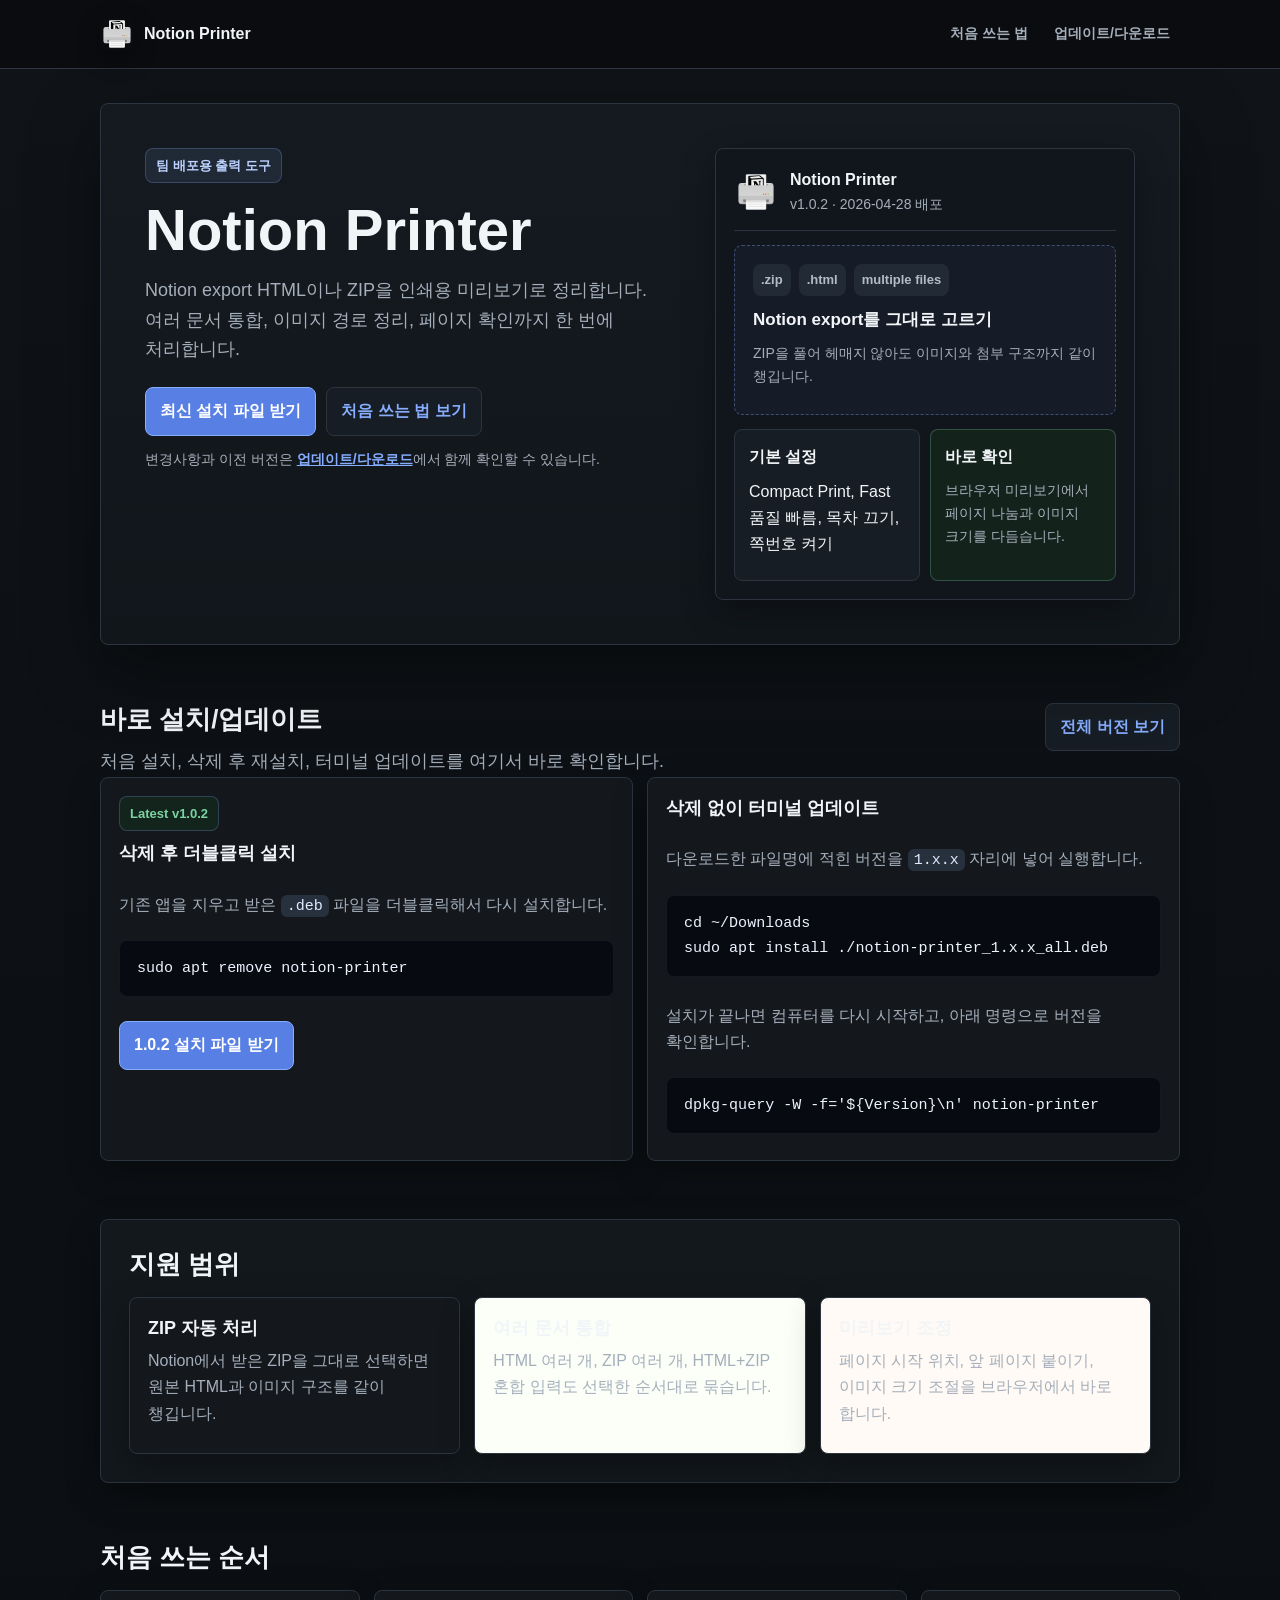
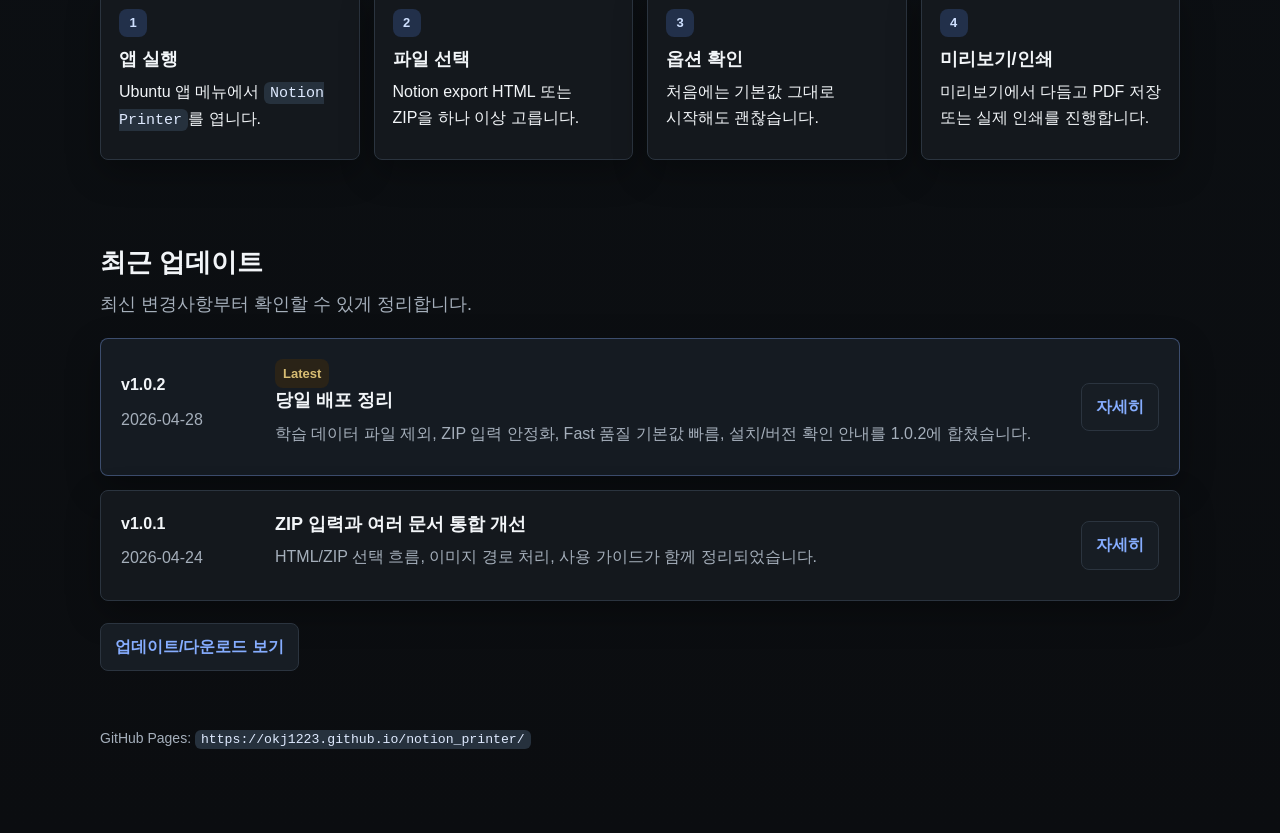
<file: docs/index.html>
<!doctype html>
<html lang="ko">
<head>
  <meta charset="utf-8">
  <meta name="viewport" content="width=device-width, initial-scale=1">
  <title>Notion Printer</title>
  <style>
    :root {
      --ink: #1f2937;
      --muted: #667085;
      --paper: #f8fafc;
      --panel: #ffffff;
      --line: #d9e0e8;
      --blue: #2463eb;
      --blue-soft: #eaf1ff;
      --green: #0f8b5f;
      --green-soft: #e8f7ef;
      --coral: #c65f45;
      --coral-soft: #fff0ea;
      --amber: #9a6a13;
      --amber-soft: #fff5d8;
      --slate: #334155;
      --shadow: 0 10px 30px rgba(23, 32, 47, 0.08);
    }

    * { box-sizing: border-box; }

    body {
      margin: 0;
      background: var(--paper);
      color: var(--ink);
      font-family: "Noto Sans KR", "Apple SD Gothic Neo", "Pretendard", sans-serif;
      line-height: 1.65;
    }

    a { color: inherit; }

    .site-header {
      position: sticky;
      top: 0;
      z-index: 10;
      border-bottom: 1px solid var(--line);
      background: rgba(255, 255, 255, 0.94);
      backdrop-filter: blur(10px);
    }

    .nav {
      max-width: 1120px;
      margin: 0 auto;
      padding: 12px 20px;
      display: flex;
      align-items: center;
      justify-content: space-between;
      gap: 18px;
    }

    .brand {
      display: inline-flex;
      align-items: center;
      gap: 10px;
      font-weight: 900;
      text-decoration: none;
    }

    .brand img {
      width: 34px;
      height: 34px;
      border-radius: 8px;
    }

    .nav-links {
      display: flex;
      flex-wrap: wrap;
      gap: 10px;
      color: var(--muted);
      font-size: 14px;
      font-weight: 800;
    }

    .nav-links a {
      text-decoration: none;
      padding: 6px 8px;
      border-radius: 8px;
    }

    .nav-links a:hover { background: #eef2f7; color: var(--ink); }

    .wrap {
      max-width: 1120px;
      margin: 0 auto;
      padding: 32px 20px 72px;
    }

    .hero {
      display: grid;
      grid-template-columns: minmax(0, 1.5fr) minmax(280px, 0.75fr);
      gap: 24px;
      align-items: stretch;
      padding: 34px;
      border: 1px solid var(--line);
      border-radius: 8px;
      background: #ffffff;
      box-shadow: var(--shadow);
    }

    .eyebrow {
      display: inline-flex;
      align-items: center;
      width: fit-content;
      padding: 4px 9px;
      border-radius: 8px;
      background: var(--blue-soft);
      color: var(--blue);
      font-size: 13px;
      font-weight: 900;
    }

    h1 {
      margin: 14px 0 12px;
      font-size: 48px;
      line-height: 1.08;
      letter-spacing: 0;
    }

    h2 {
      margin: 0 0 12px;
      font-size: 25px;
      letter-spacing: 0;
    }

    h3 {
      margin: 0 0 8px;
      font-size: 18px;
      letter-spacing: 0;
    }

    p { margin: 8px 0; }

    .lead {
      max-width: 760px;
      color: var(--muted);
      font-size: 18px;
    }

    .helper {
      margin-top: 12px;
      color: var(--muted);
      font-size: 14px;
    }

    .helper a {
      color: var(--blue);
      font-weight: 800;
    }

    .hero-meta {
      display: grid;
      gap: 10px;
      align-content: start;
      padding: 20px;
      border: 1px solid var(--line);
      border-radius: 8px;
      background: #fbfcfe;
    }

    .version {
      display: flex;
      align-items: center;
      gap: 12px;
    }

    .version img {
      width: 56px;
      height: 56px;
      border-radius: 8px;
      border: 1px solid var(--line);
    }

    .version strong {
      display: block;
      font-size: 20px;
    }

    .version span {
      color: var(--muted);
      font-size: 14px;
    }

    .actions {
      display: flex;
      flex-wrap: wrap;
      gap: 10px;
      margin-top: 22px;
    }

    .button {
      display: inline-flex;
      align-items: center;
      justify-content: center;
      min-height: 44px;
      padding: 10px 14px;
      border-radius: 8px;
      border: 1px solid var(--line);
      background: #ffffff;
      color: var(--blue);
      text-decoration: none;
      font-weight: 900;
    }

    .button.primary {
      border-color: var(--blue);
      background: var(--blue);
      color: #ffffff;
    }

    .button:hover {
      transform: translateY(-1px);
      box-shadow: 0 8px 20px rgba(36, 99, 235, 0.10);
    }

    .section {
      margin-top: 24px;
      padding: 28px;
      border: 1px solid var(--line);
      border-radius: 8px;
      background: var(--panel);
      box-shadow: 0 6px 20px rgba(23, 32, 47, 0.05);
    }

    .section.warm {
      border-color: rgba(198, 95, 69, 0.18);
      background: var(--coral-soft);
    }

    .grid {
      display: grid;
      grid-template-columns: repeat(3, minmax(0, 1fr));
      gap: 14px;
      margin-top: 16px;
    }

    .card {
      min-height: 132px;
      padding: 17px;
      border: 1px solid var(--line);
      border-radius: 8px;
      background: #ffffff;
    }

    .card:nth-child(2) {
      background: #fbfff8;
    }

    .card:nth-child(3) {
      background: #fffaf5;
    }

    .card p,
    .timeline p {
      color: var(--muted);
    }

    .workflow {
      display: grid;
      grid-template-columns: repeat(4, minmax(0, 1fr));
      gap: 12px;
      margin-top: 16px;
      counter-reset: flow;
    }

    .step {
      counter-increment: flow;
      padding: 16px;
      border: 1px solid var(--line);
      border-radius: 8px;
      background: #fbfcfe;
    }

    .step::before {
      content: counter(flow);
      display: inline-grid;
      place-items: center;
      width: 28px;
      height: 28px;
      margin-bottom: 10px;
      border-radius: 8px;
      background: var(--slate);
      color: #ffffff;
      font-weight: 900;
      font-size: 13px;
    }

    code {
      padding: 2px 6px;
      border-radius: 6px;
      background: #eef2f7;
      color: #1e293b;
      font-family: "JetBrains Mono", "D2Coding", monospace;
      font-size: 0.94em;
    }

    .timeline {
      display: grid;
      gap: 12px;
      margin-top: 16px;
    }

    .release {
      display: grid;
      grid-template-columns: 120px minmax(0, 1fr) auto;
      gap: 16px;
      align-items: center;
      padding: 16px;
      border: 1px solid var(--line);
      border-radius: 8px;
      background: #ffffff;
    }

    .tag {
      width: fit-content;
      padding: 4px 8px;
      border-radius: 8px;
      background: var(--amber-soft);
      color: var(--amber);
      font-size: 13px;
      font-weight: 900;
    }

    .footer {
      margin-top: 28px;
      color: var(--muted);
      font-size: 14px;
    }

    @media (max-width: 860px) {
      .hero,
      .release {
        grid-template-columns: 1fr;
      }

      .grid,
      .workflow {
        grid-template-columns: 1fr;
      }

      h1 { font-size: 36px; }
      .wrap { padding: 20px 14px 48px; }
      .hero, .section { padding: 20px; }
    }
  </style>
  <link rel="stylesheet" href="./assets/site.css">
</head>
<body class="home-page">
  <header class="site-header">
    <nav class="nav" aria-label="주요 링크">
      <a class="brand" href="./index.html">
        <img src="./assets/notion-printer-512.png" alt="">
        <span>Notion Printer</span>
      </a>
      <div class="nav-links">
        <a href="./team-user-guide.html">처음 쓰는 법</a>
        <a href="./downloads/">업데이트/다운로드</a>
      </div>
    </nav>
  </header>

  <main class="wrap">
    <section class="hero">
      <div>
        <span class="eyebrow">팀 배포용 출력 도구</span>
        <h1>Notion Printer</h1>
        <p class="lead">
          Notion export HTML이나 ZIP을 인쇄용 미리보기로 정리합니다.
          여러 문서 통합, 이미지 경로 정리, 페이지 확인까지 한 번에 처리합니다.
        </p>
        <div class="actions">
          <a class="button primary" href="./downloads/notion-printer_1.0.2_all.deb" download>최신 설치 파일 받기</a>
          <a class="button" href="./team-user-guide.html">처음 쓰는 법 보기</a>
        </div>
        <p class="helper">변경사항과 이전 버전은 <a href="./downloads/">업데이트/다운로드</a>에서 함께 확인할 수 있습니다.</p>
      </div>

      <aside class="app-preview" aria-label="Notion Printer 흐름 미리보기">
        <div class="preview-title">
          <img src="./assets/notion-printer-512.png" alt="Notion Printer 아이콘">
          <div>
            <strong>Notion Printer</strong>
            <span>v1.0.2 · 2026-04-28 배포</span>
          </div>
        </div>
        <div class="preview-dropzone">
          <div class="file-row">
            <span class="file-pill">.zip</span>
            <span class="file-pill">.html</span>
            <span class="file-pill">multiple files</span>
          </div>
          <strong>Notion export를 그대로 고르기</strong>
          <p>ZIP을 풀어 헤매지 않아도 이미지와 첨부 구조까지 같이 챙깁니다.</p>
        </div>
        <div class="preview-flow">
          <div class="preview-step">
            <strong>기본 설정</strong>
            <p>Compact Print, Fast 품질 빠름, 목차 끄기, 쪽번호 켜기</p>
          </div>
          <div class="preview-output">
            <strong>바로 확인</strong>
            <p>브라우저 미리보기에서 페이지 나눔과 이미지 크기를 다듬습니다.</p>
          </div>
        </div>
      </aside>
    </section>

    <section class="section install-section" id="install">
      <div class="section-heading">
        <div>
          <h2>바로 설치/업데이트</h2>
          <p class="lead">처음 설치, 삭제 후 재설치, 터미널 업데이트를 여기서 바로 확인합니다.</p>
        </div>
        <a class="button" href="./downloads/">전체 버전 보기</a>
      </div>
      <div class="card-grid install-grid">
        <article class="feature install-panel">
          <span class="badge latest">Latest v1.0.2</span>
          <h3>삭제 후 더블클릭 설치</h3>
          <p>기존 앱을 지우고 받은 <code>.deb</code> 파일을 더블클릭해서 다시 설치합니다.</p>
          <pre><code>sudo apt remove notion-printer</code></pre>
          <div class="actions">
            <a class="button primary" href="./downloads/notion-printer_1.0.2_all.deb" download>1.0.2 설치 파일 받기</a>
          </div>
        </article>
        <article class="feature install-panel">
          <h3>삭제 없이 터미널 업데이트</h3>
          <p>다운로드한 파일명에 적힌 버전을 <code>1.x.x</code> 자리에 넣어 실행합니다.</p>
          <pre><code>cd ~/Downloads
sudo apt install ./notion-printer_1.x.x_all.deb</code></pre>
          <p>설치가 끝나면 컴퓨터를 다시 시작하고, 아래 명령으로 버전을 확인합니다.</p>
          <pre><code>dpkg-query -W -f='${Version}\n' notion-printer</code></pre>
        </article>
      </div>
    </section>

    <section class="section warm" id="what">
      <h2>지원 범위</h2>
      <div class="grid">
        <article class="card">
          <h3>ZIP 자동 처리</h3>
          <p>Notion에서 받은 ZIP을 그대로 선택하면 원본 HTML과 이미지 구조를 같이 챙깁니다.</p>
        </article>
        <article class="card">
          <h3>여러 문서 통합</h3>
          <p>HTML 여러 개, ZIP 여러 개, HTML+ZIP 혼합 입력도 선택한 순서대로 묶습니다.</p>
        </article>
        <article class="card">
          <h3>미리보기 조정</h3>
          <p>페이지 시작 위치, 앞 페이지 붙이기, 이미지 크기 조절을 브라우저에서 바로 합니다.</p>
        </article>
      </div>
    </section>

    <section class="section" id="workflow">
      <h2>처음 쓰는 순서</h2>
      <div class="workflow">
        <article class="step">
          <h3>앱 실행</h3>
          <p>Ubuntu 앱 메뉴에서 <code>Notion Printer</code>를 엽니다.</p>
        </article>
        <article class="step">
          <h3>파일 선택</h3>
          <p>Notion export HTML 또는 ZIP을 하나 이상 고릅니다.</p>
        </article>
        <article class="step">
          <h3>옵션 확인</h3>
          <p>처음에는 기본값 그대로 시작해도 괜찮습니다.</p>
        </article>
        <article class="step">
          <h3>미리보기/인쇄</h3>
          <p>미리보기에서 다듬고 PDF 저장 또는 실제 인쇄를 진행합니다.</p>
        </article>
      </div>
    </section>

    <section class="section" id="updates">
      <h2>최근 업데이트</h2>
      <p class="lead">최신 변경사항부터 확인할 수 있게 정리합니다.</p>
      <div class="timeline">
        <article class="release">
          <div>
            <strong>v1.0.2</strong>
            <p>2026-04-28</p>
          </div>
          <div>
            <span class="tag">Latest</span>
            <h3>당일 배포 정리</h3>
            <p>학습 데이터 파일 제외, ZIP 입력 안정화, Fast 품질 기본값 빠름, 설치/버전 확인 안내를 1.0.2에 합쳤습니다.</p>
          </div>
          <a class="button" href="./update-report-v1-0-2.html">자세히</a>
        </article>

        <article class="release">
          <div>
            <strong>v1.0.1</strong>
            <p>2026-04-24</p>
          </div>
          <div>
            <h3>ZIP 입력과 여러 문서 통합 개선</h3>
            <p>HTML/ZIP 선택 흐름, 이미지 경로 처리, 사용 가이드가 함께 정리되었습니다.</p>
          </div>
          <a class="button" href="./update-report-v1-0-1.html">자세히</a>
        </article>
      </div>
      <div class="actions">
        <a class="button" href="./downloads/">업데이트/다운로드 보기</a>
      </div>
    </section>

    <p class="footer">
      GitHub Pages: <code>https://okj1223.github.io/notion_printer/</code>
    </p>
  </main>
</body>
</html>
</file>
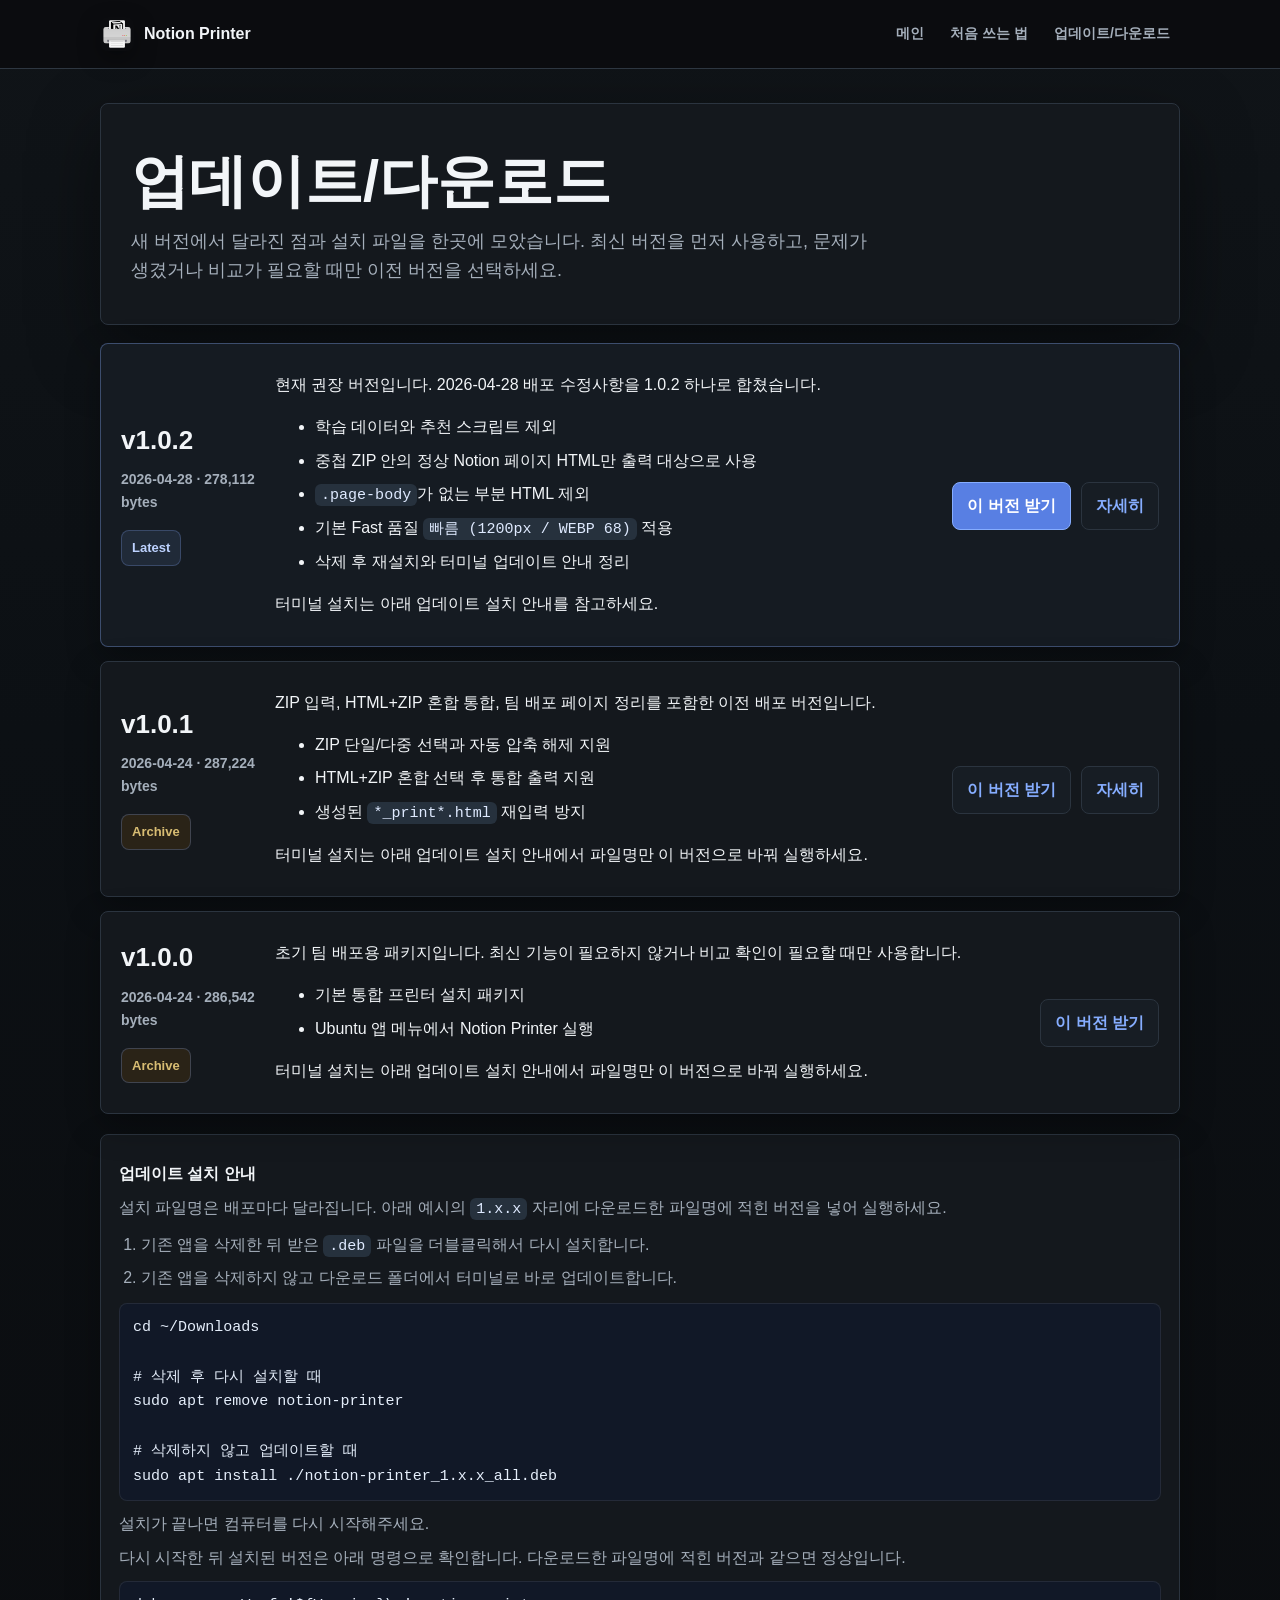
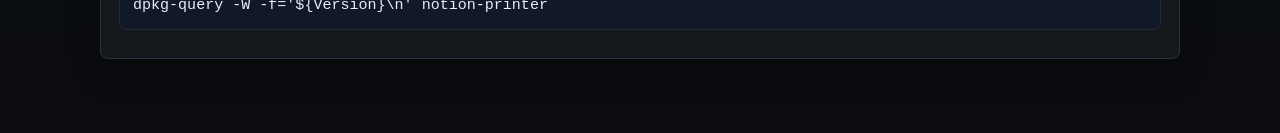
<file: docs/downloads/index.html>
<!doctype html>
<html lang="ko">
<head>
  <meta charset="utf-8">
  <meta name="viewport" content="width=device-width, initial-scale=1">
  <title>Notion Printer 업데이트/다운로드</title>
  <style>
    :root {
      --ink: #1f2937;
      --muted: #667085;
      --paper: #f8fafc;
      --panel: #ffffff;
      --line: #d9e0e8;
      --blue: #2463eb;
      --green: #0f8b5f;
      --green-soft: #e8f7ef;
      --amber: #9a6a13;
      --amber-soft: #fff5d8;
      --shadow: 0 10px 30px rgba(23, 32, 47, 0.08);
    }

    * { box-sizing: border-box; }

    body {
      margin: 0;
      background: var(--paper);
      color: var(--ink);
      font-family: "Noto Sans KR", "Apple SD Gothic Neo", "Pretendard", sans-serif;
      line-height: 1.65;
    }

    .site-header {
      border-bottom: 1px solid var(--line);
      background: #ffffff;
    }

    .nav,
    .wrap {
      max-width: 1020px;
      margin: 0 auto;
      padding-left: 20px;
      padding-right: 20px;
    }

    .nav {
      min-height: 62px;
      display: flex;
      align-items: center;
      justify-content: space-between;
      gap: 16px;
    }

    .brand {
      display: inline-flex;
      align-items: center;
      gap: 10px;
      color: inherit;
      text-decoration: none;
      font-weight: 900;
    }

    .brand img {
      width: 34px;
      height: 34px;
      border-radius: 8px;
    }

    .nav-links {
      display: flex;
      flex-wrap: wrap;
      gap: 10px;
      color: var(--muted);
      font-size: 14px;
      font-weight: 800;
    }

    .nav-links a {
      color: inherit;
      text-decoration: none;
      padding: 6px 8px;
      border-radius: 8px;
    }

    .nav-links a:hover { background: #eef2f7; color: var(--ink); }

    .wrap { padding-top: 34px; padding-bottom: 72px; }

    .hero,
    .release,
    .notice {
      border: 1px solid var(--line);
      border-radius: 8px;
      background: var(--panel);
      box-shadow: var(--shadow);
    }

    .hero { padding: 30px; }

    h1 {
      margin: 0 0 12px;
      font-size: 42px;
      line-height: 1.12;
      letter-spacing: 0;
    }

    h2 {
      margin: 0 0 8px;
      font-size: 22px;
      letter-spacing: 0;
    }

    p { margin: 8px 0; }

    .lead {
      max-width: 740px;
      color: var(--muted);
      font-size: 18px;
    }

    .list {
      display: grid;
      gap: 14px;
      margin-top: 24px;
    }

    .release {
      display: grid;
      grid-template-columns: 150px minmax(0, 1fr) auto;
      gap: 18px;
      align-items: center;
      padding: 20px;
    }

    .meta {
      color: var(--muted);
      font-size: 14px;
      font-weight: 800;
    }

    .badge {
      display: inline-flex;
      width: fit-content;
      margin-top: 8px;
      padding: 4px 8px;
      border-radius: 8px;
      background: var(--green-soft);
      color: var(--green);
      font-size: 13px;
      font-weight: 900;
    }

    .badge.archive {
      background: var(--amber-soft);
      color: var(--amber);
    }

    .actions {
      display: flex;
      flex-wrap: wrap;
      gap: 10px;
      justify-content: flex-end;
    }

    .button {
      display: inline-flex;
      min-height: 42px;
      align-items: center;
      justify-content: center;
      padding: 9px 13px;
      border-radius: 8px;
      border: 1px solid var(--line);
      background: #ffffff;
      color: var(--blue);
      text-decoration: none;
      font-weight: 900;
      white-space: nowrap;
    }

    .button.primary {
      border-color: var(--blue);
      background: var(--blue);
      color: #ffffff;
    }

    .notice {
      margin-top: 20px;
      padding: 18px;
      color: var(--muted);
    }

    .notice strong {
      display: block;
      color: var(--ink);
    }

    .notice pre {
      margin: 10px 0;
      overflow-x: auto;
      padding: 12px 14px;
      border-radius: 8px;
      background: #111827;
      color: #e5eefb;
      box-shadow: inset 0 0 0 1px rgba(255, 255, 255, 0.08);
    }

    .notice pre code {
      padding: 0;
      background: transparent;
      color: inherit;
      white-space: pre;
    }

    .notice ol {
      margin: 10px 0 12px;
      padding-left: 22px;
    }

    .notice li { margin: 6px 0; }

    code {
      padding: 2px 6px;
      border-radius: 6px;
      background: #eef2f7;
      color: #1e293b;
      font-family: "JetBrains Mono", "D2Coding", monospace;
      font-size: 0.94em;
    }

    @media (max-width: 800px) {
      .nav, .wrap { padding-left: 14px; padding-right: 14px; }
      .nav { align-items: flex-start; flex-direction: column; padding-top: 12px; padding-bottom: 12px; }
      .hero, .release { padding: 18px; }
      .release { grid-template-columns: 1fr; }
      .actions { justify-content: flex-start; }
      h1 { font-size: 34px; }
    }
  </style>
  <link rel="stylesheet" href="../assets/site.css">
</head>
<body class="downloads-page">
  <header class="site-header">
    <nav class="nav" aria-label="주요 링크">
      <a class="brand" href="../index.html">
        <img src="../assets/notion-printer-512.png" alt="">
        <span>Notion Printer</span>
      </a>
      <div class="nav-links">
        <a href="../index.html">메인</a>
        <a href="../team-user-guide.html">처음 쓰는 법</a>
        <a href="./">업데이트/다운로드</a>
      </div>
    </nav>
  </header>

  <main class="wrap">
    <section class="hero">
      <h1>업데이트/다운로드</h1>
      <p class="lead">
        새 버전에서 달라진 점과 설치 파일을 한곳에 모았습니다.
        최신 버전을 먼저 사용하고, 문제가 생겼거나 비교가 필요할 때만 이전 버전을 선택하세요.
      </p>
    </section>

    <section class="list" aria-label="다운로드 목록">
      <article class="release">
        <div>
          <h2>v1.0.2</h2>
          <p class="meta">2026-04-28 · 278,112 bytes</p>
          <span class="badge">Latest</span>
        </div>
        <div>
          <p>현재 권장 버전입니다. 2026-04-28 배포 수정사항을 1.0.2 하나로 합쳤습니다.</p>
          <ul>
            <li>학습 데이터와 추천 스크립트 제외</li>
            <li>중첩 ZIP 안의 정상 Notion 페이지 HTML만 출력 대상으로 사용</li>
            <li><code>.page-body</code>가 없는 부분 HTML 제외</li>
            <li>기본 Fast 품질 <code>빠름 (1200px / WEBP 68)</code> 적용</li>
            <li>삭제 후 재설치와 터미널 업데이트 안내 정리</li>
          </ul>
          <p>터미널 설치는 아래 업데이트 설치 안내를 참고하세요.</p>
        </div>
        <div class="actions">
          <a class="button primary" href="./notion-printer_1.0.2_all.deb" download>이 버전 받기</a>
          <a class="button" href="../update-report-v1-0-2.html">자세히</a>
        </div>
      </article>

      <article class="release">
        <div>
          <h2>v1.0.1</h2>
          <p class="meta">2026-04-24 · 287,224 bytes</p>
          <span class="badge archive">Archive</span>
        </div>
        <div>
          <p>ZIP 입력, HTML+ZIP 혼합 통합, 팀 배포 페이지 정리를 포함한 이전 배포 버전입니다.</p>
          <ul>
            <li>ZIP 단일/다중 선택과 자동 압축 해제 지원</li>
            <li>HTML+ZIP 혼합 선택 후 통합 출력 지원</li>
            <li>생성된 <code>*_print*.html</code> 재입력 방지</li>
          </ul>
          <p>터미널 설치는 아래 업데이트 설치 안내에서 파일명만 이 버전으로 바꿔 실행하세요.</p>
        </div>
        <div class="actions">
          <a class="button" href="./notion-printer_1.0.1_all.deb" download>이 버전 받기</a>
          <a class="button" href="../update-report-v1-0-1.html">자세히</a>
        </div>
      </article>

      <article class="release">
        <div>
          <h2>v1.0.0</h2>
          <p class="meta">2026-04-24 · 286,542 bytes</p>
          <span class="badge archive">Archive</span>
        </div>
        <div>
          <p>초기 팀 배포용 패키지입니다. 최신 기능이 필요하지 않거나 비교 확인이 필요할 때만 사용합니다.</p>
          <ul>
            <li>기본 통합 프린터 설치 패키지</li>
            <li>Ubuntu 앱 메뉴에서 Notion Printer 실행</li>
          </ul>
          <p>터미널 설치는 아래 업데이트 설치 안내에서 파일명만 이 버전으로 바꿔 실행하세요.</p>
        </div>
        <div class="actions">
          <a class="button" href="./notion-printer_1.0.0_all.deb" download>이 버전 받기</a>
        </div>
      </article>
    </section>

    <section class="notice">
      <p><strong>업데이트 설치 안내</strong></p>
      <p>설치 파일명은 배포마다 달라집니다. 아래 예시의 <code>1.x.x</code> 자리에 다운로드한 파일명에 적힌 버전을 넣어 실행하세요.</p>
      <ol>
        <li>기존 앱을 삭제한 뒤 받은 <code>.deb</code> 파일을 더블클릭해서 다시 설치합니다.</li>
        <li>기존 앱을 삭제하지 않고 다운로드 폴더에서 터미널로 바로 업데이트합니다.</li>
      </ol>
      <pre><code>cd ~/Downloads

# 삭제 후 다시 설치할 때
sudo apt remove notion-printer

# 삭제하지 않고 업데이트할 때
sudo apt install ./notion-printer_1.x.x_all.deb</code></pre>
      <p>설치가 끝나면 컴퓨터를 다시 시작해주세요.</p>
      <p>다시 시작한 뒤 설치된 버전은 아래 명령으로 확인합니다. 다운로드한 파일명에 적힌 버전과 같으면 정상입니다.</p>
      <pre><code>dpkg-query -W -f='${Version}\n' notion-printer</code></pre>
    </section>
  </main>
</body>
</html>
</file>
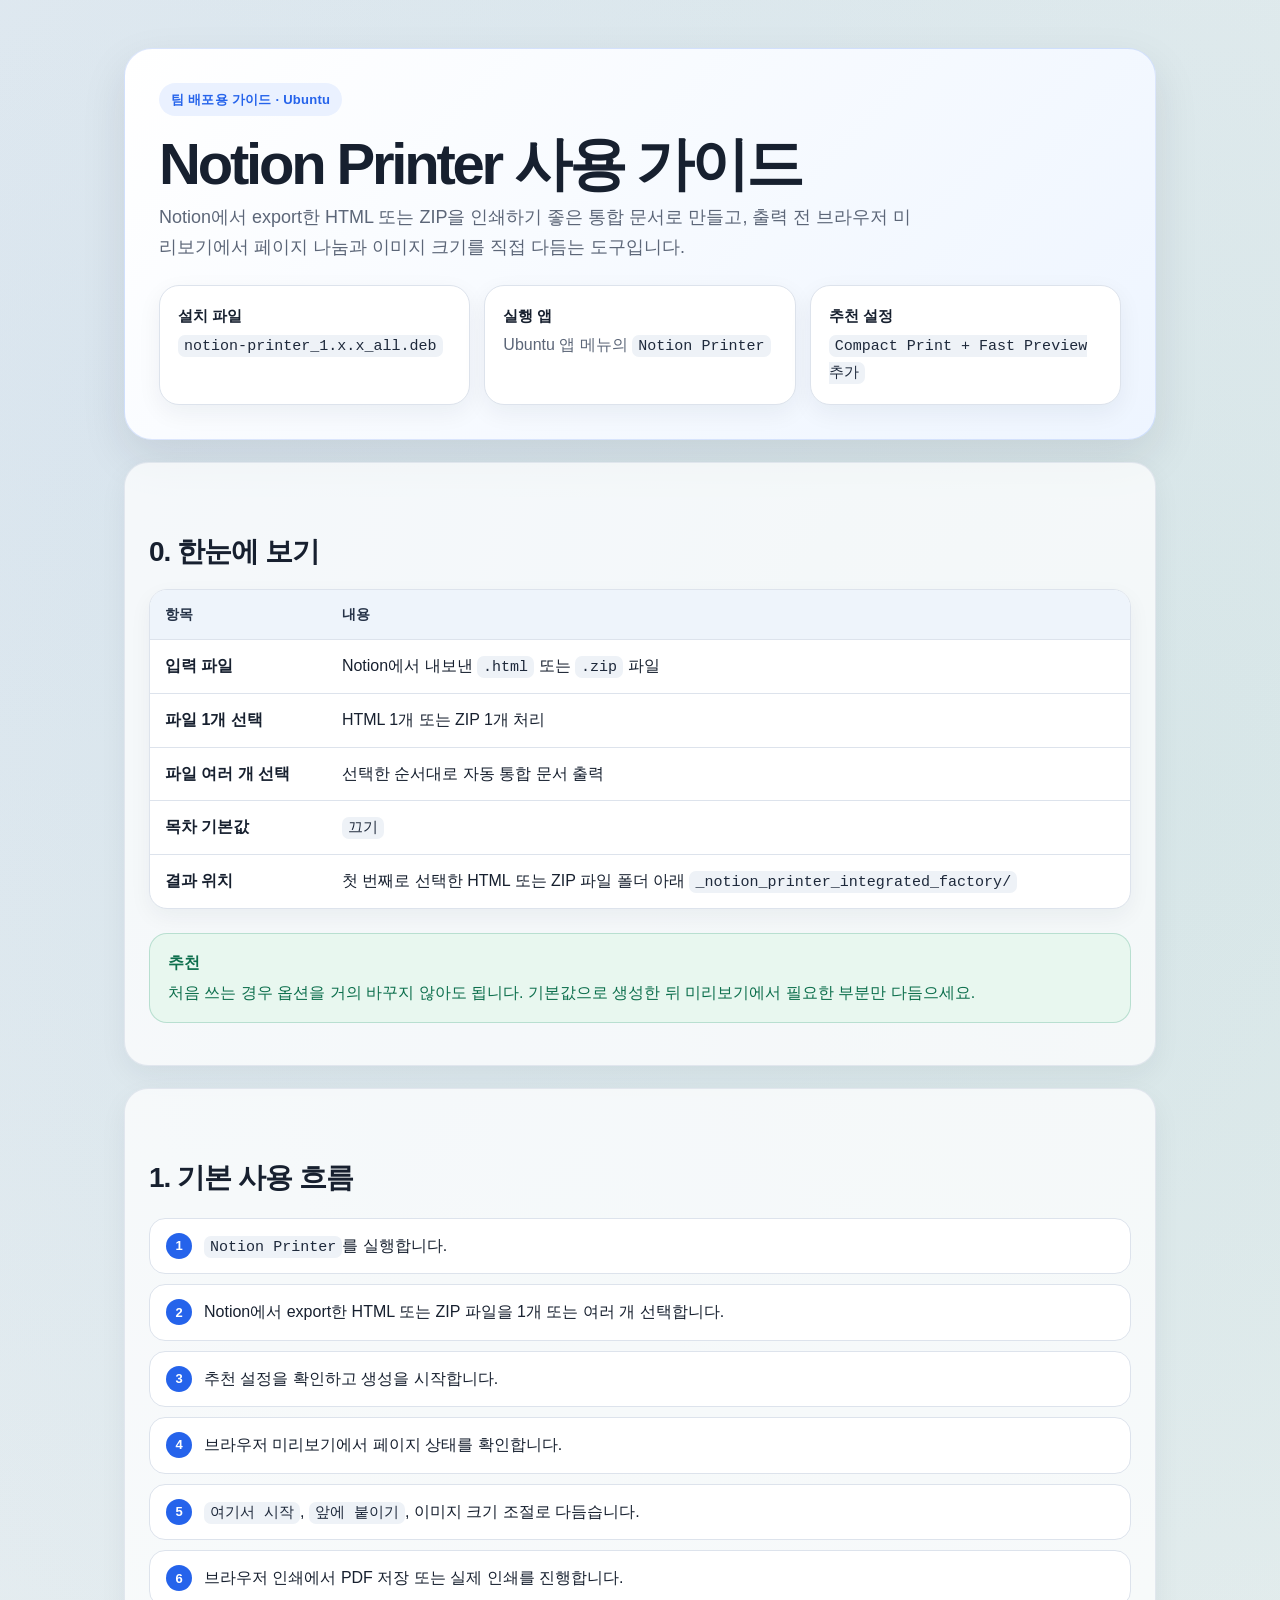
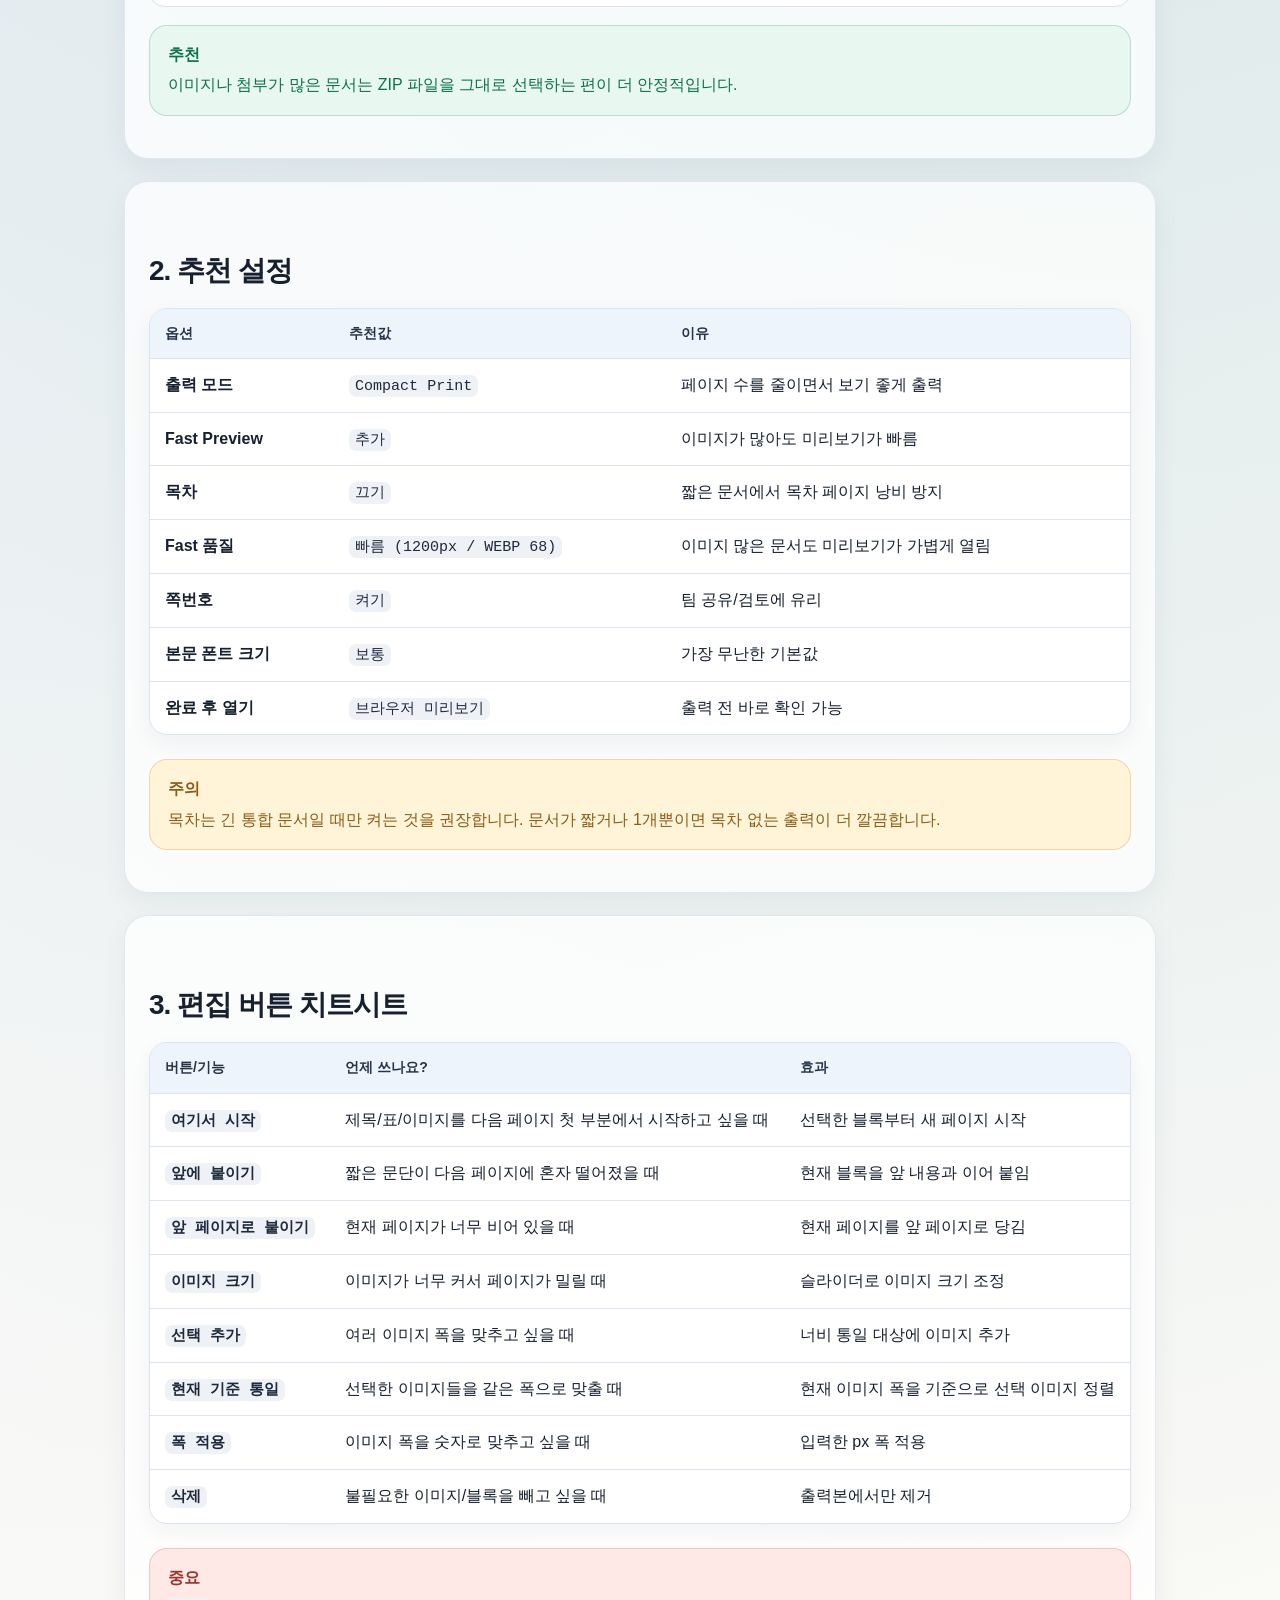
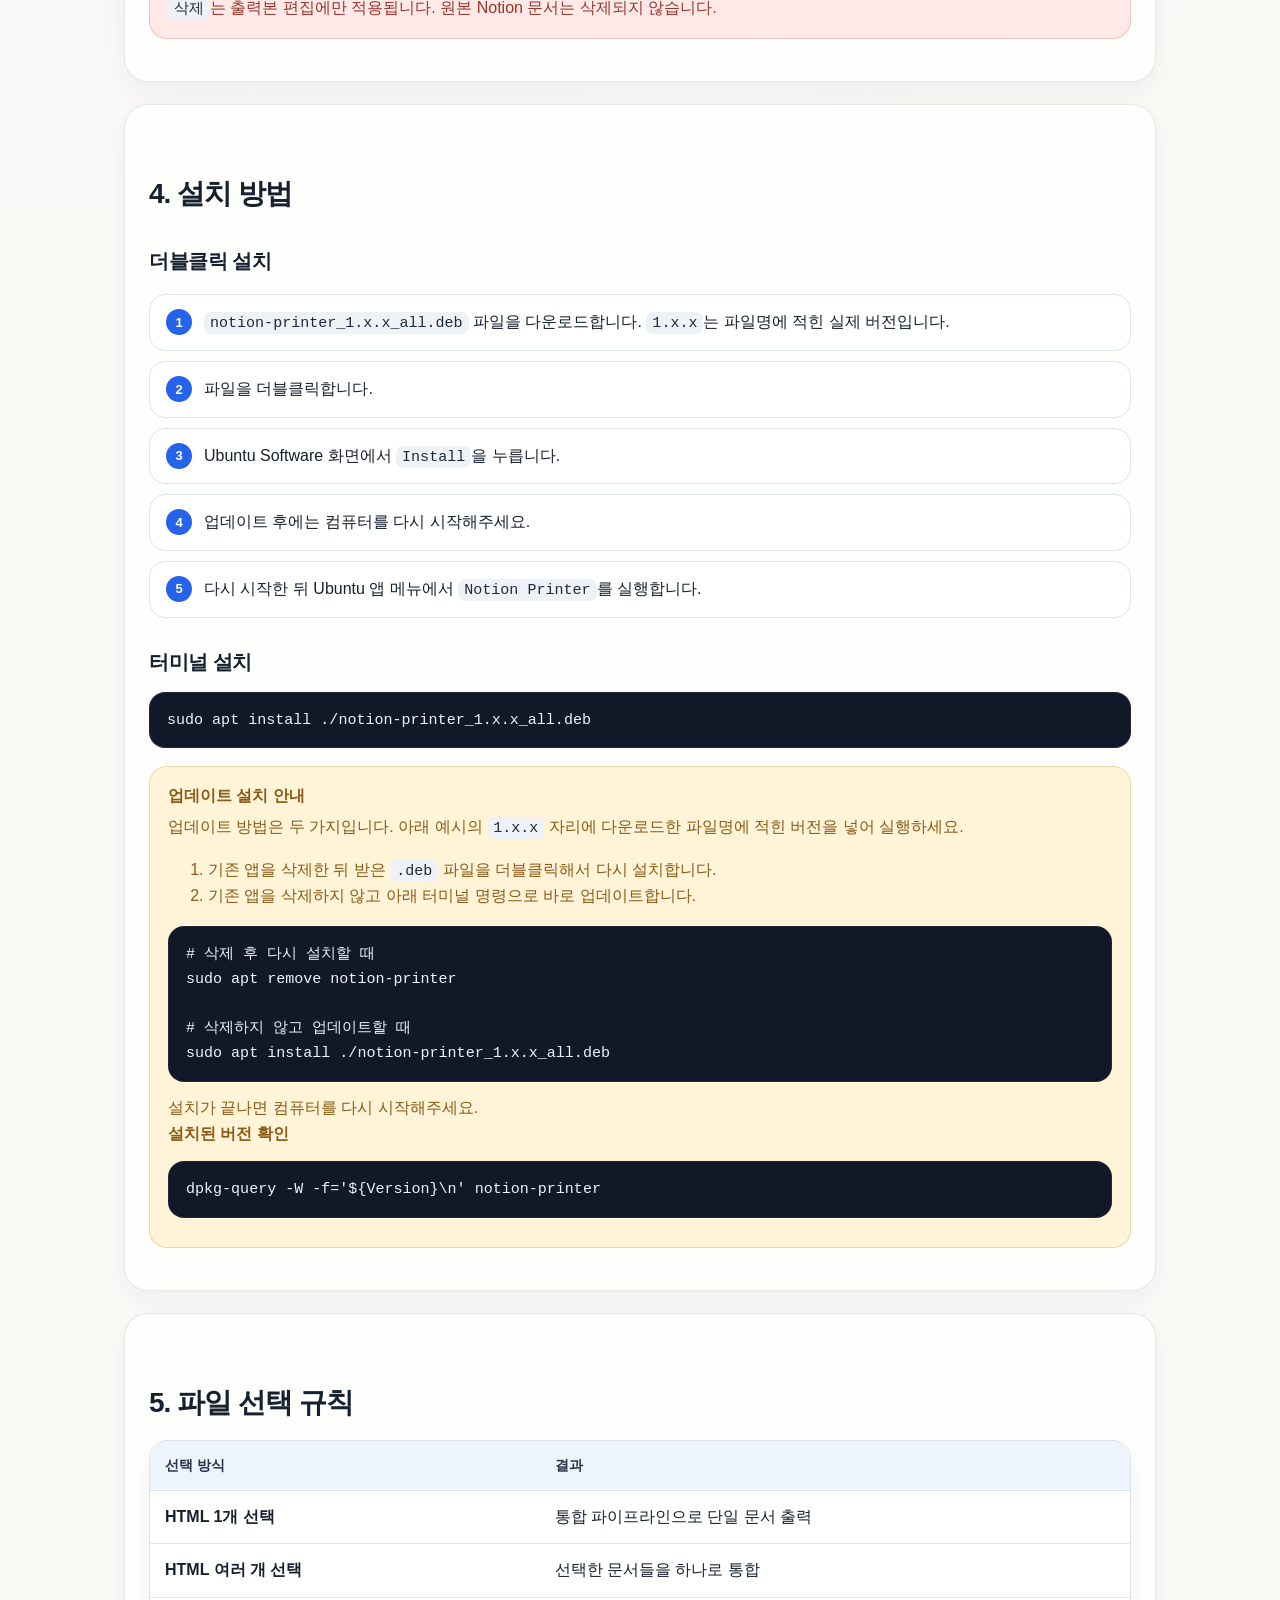
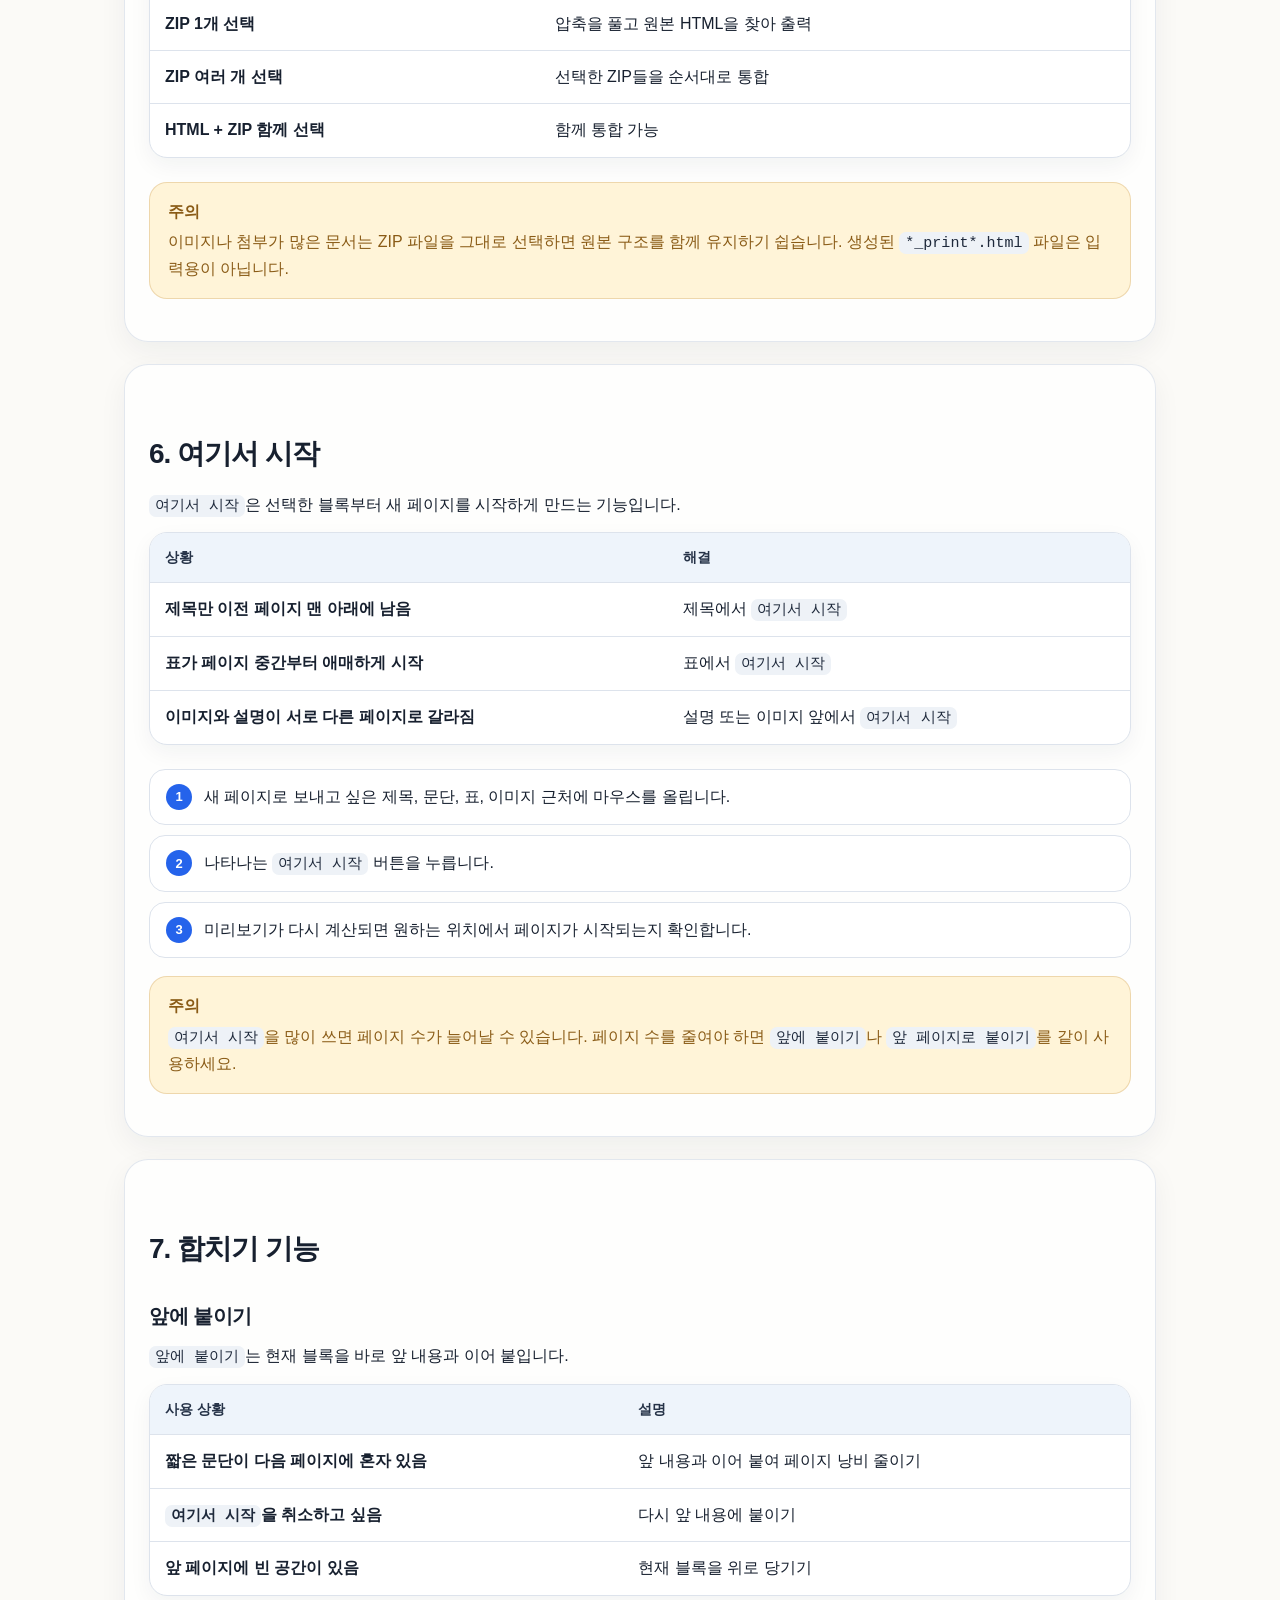
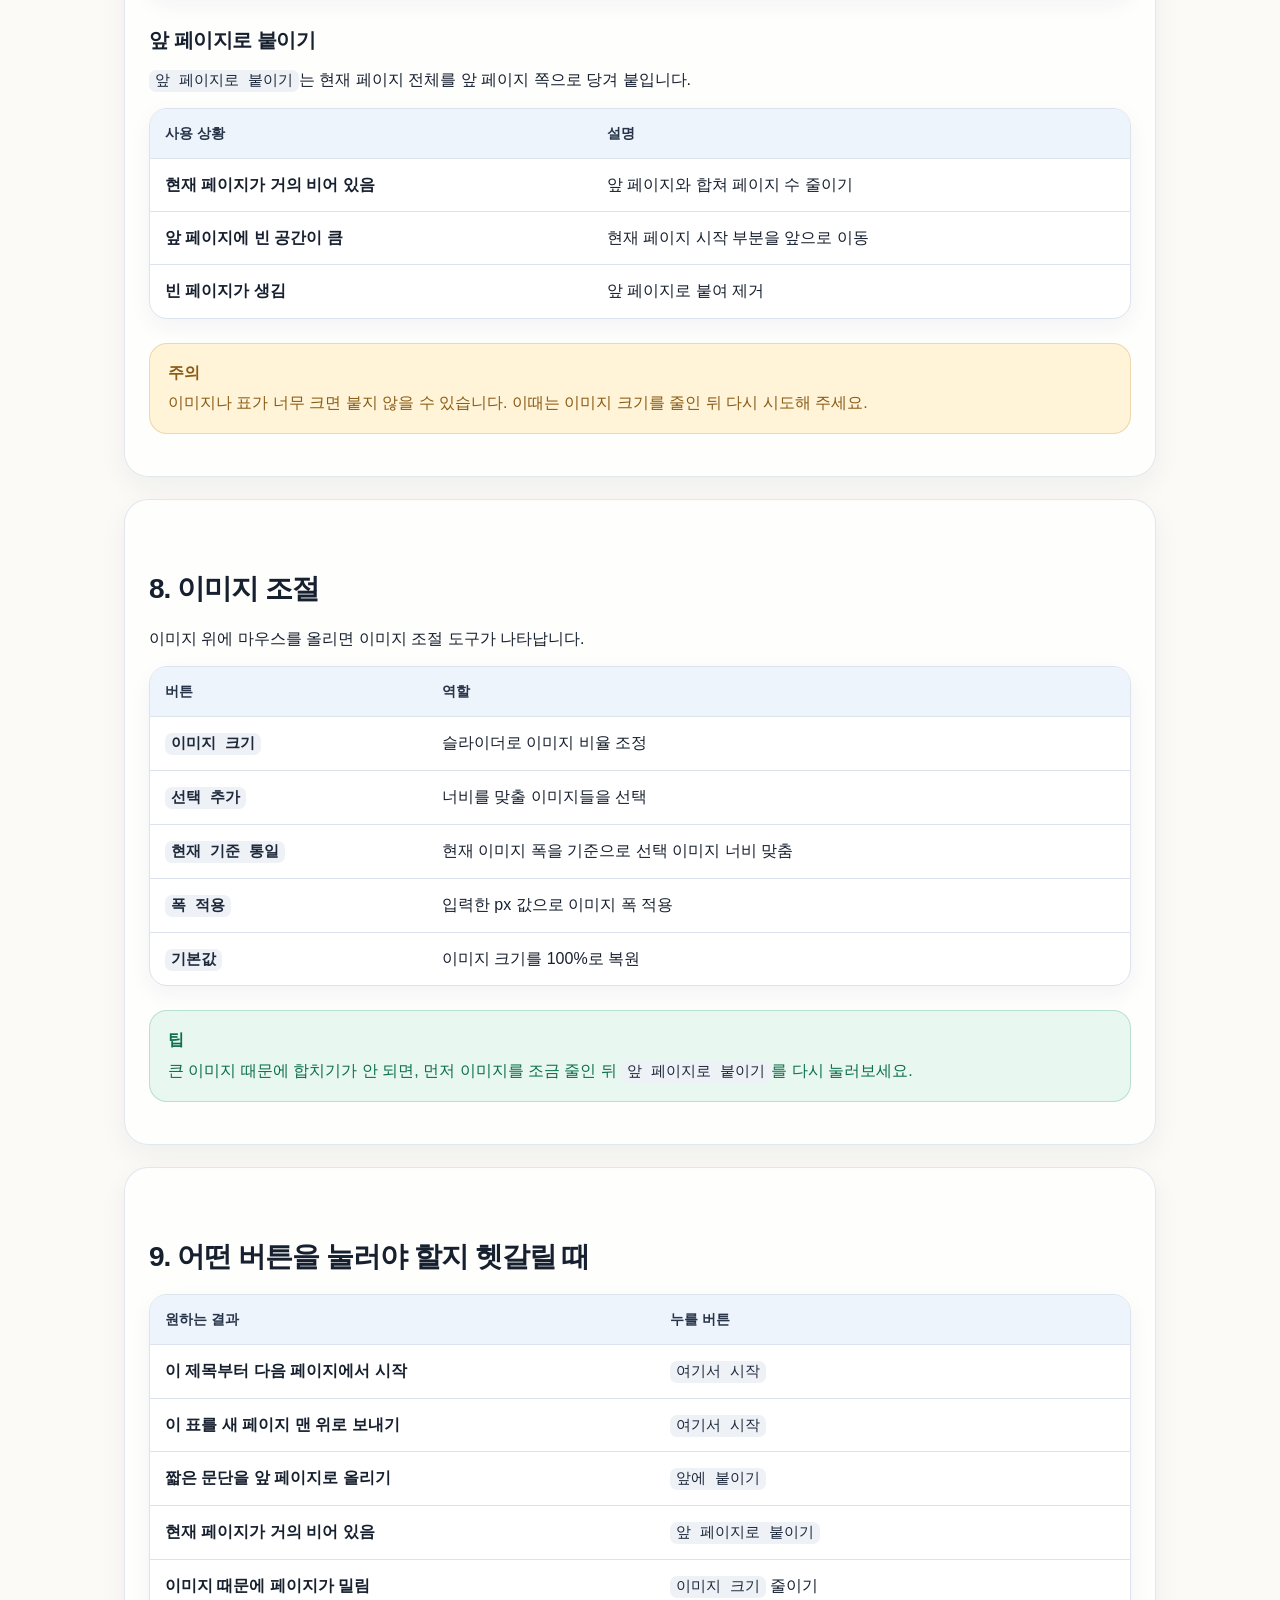
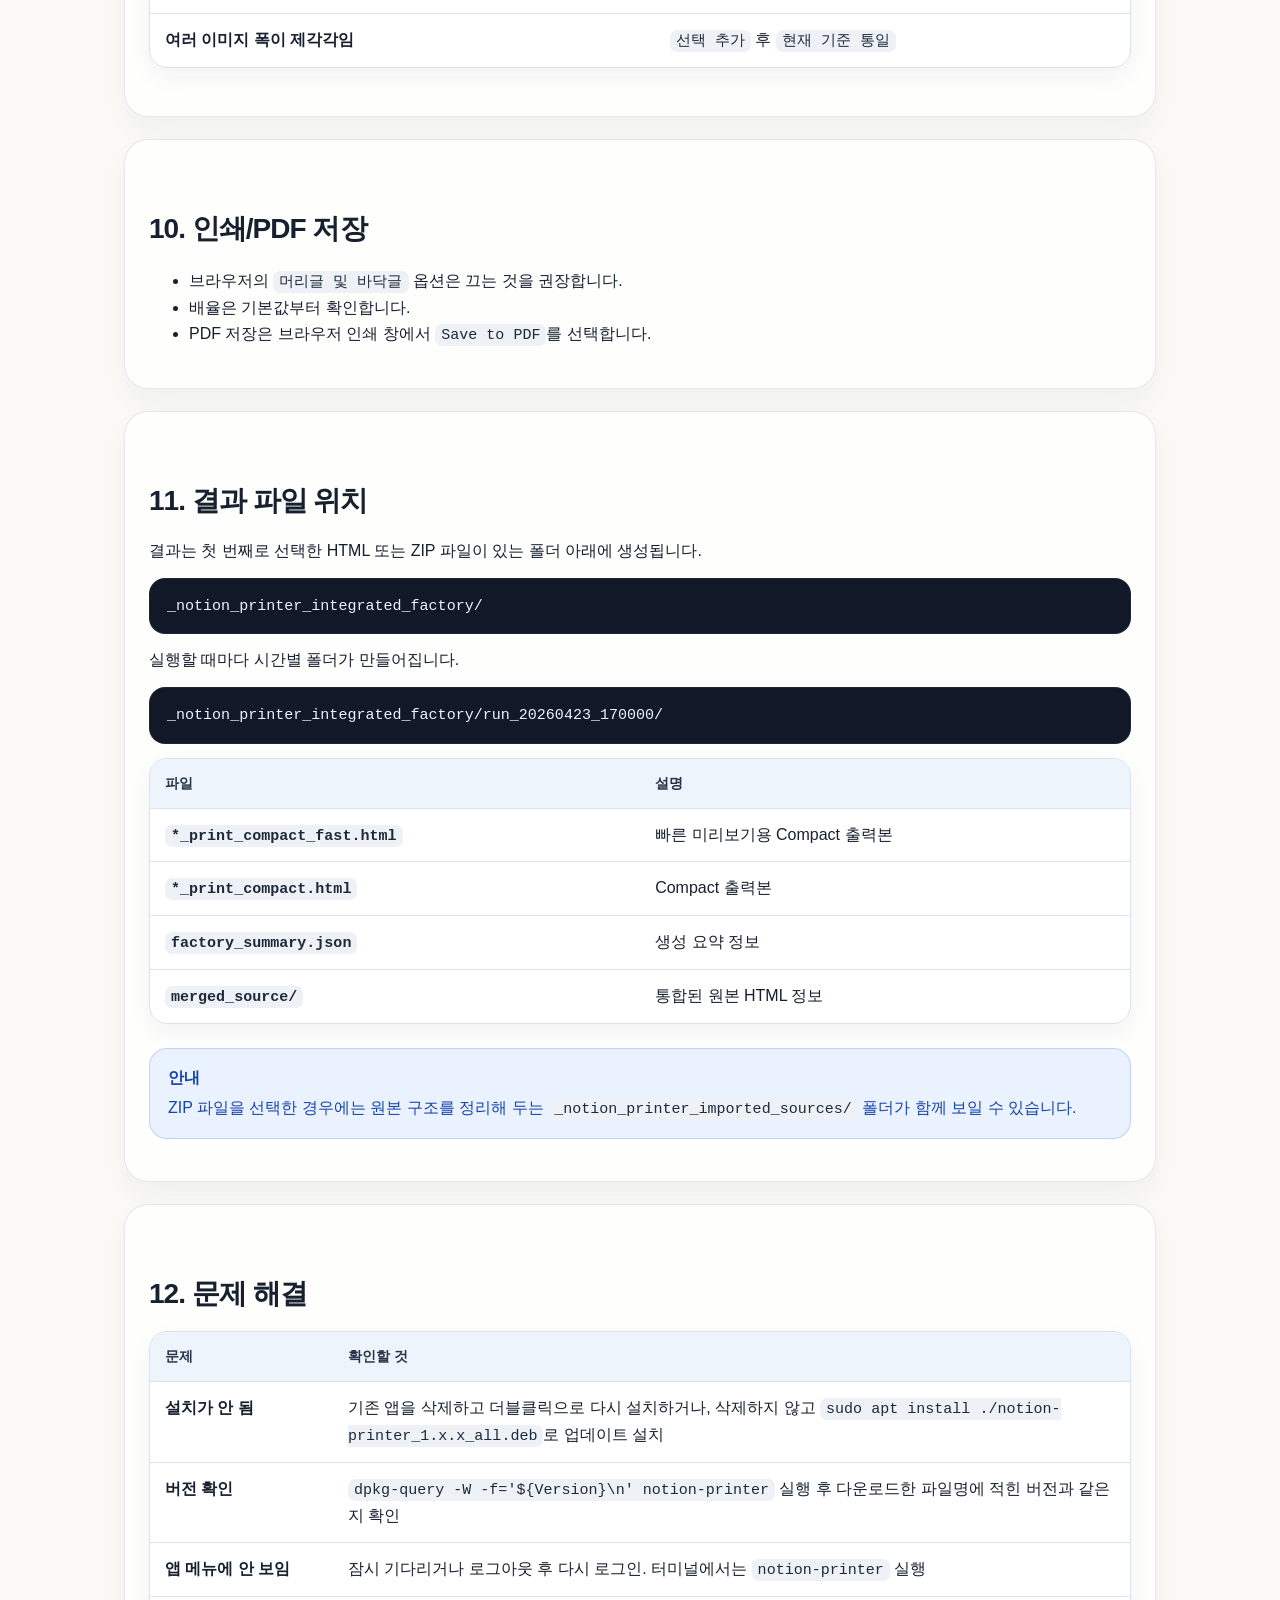
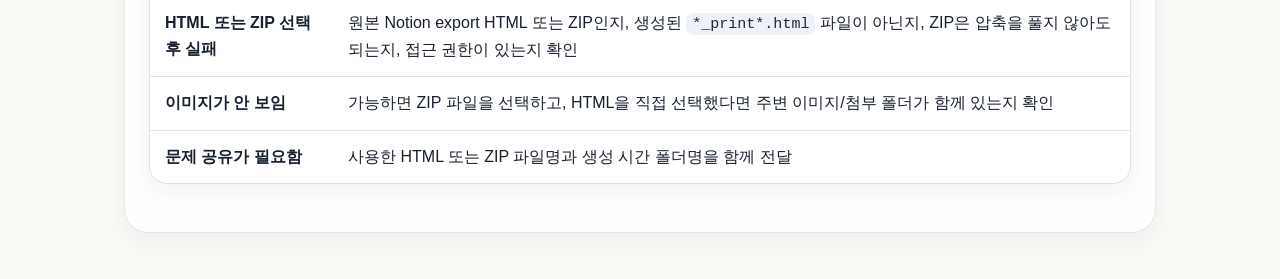
<file: TEAM_USER_GUIDE.html>
<!doctype html>
<html lang="ko">
<head>
  <meta charset="utf-8">
  <meta name="viewport" content="width=device-width, initial-scale=1">
  <title>Notion Printer 팀원 사용 가이드</title>
  <style>
    :root {
      --ink: #17202f;
      --muted: #5c6678;
      --paper: #fbfaf7;
      --card: #ffffff;
      --line: #dde3ec;
      --blue: #2563eb;
      --blue-bg: #eaf1ff;
      --green: #0f8b5f;
      --green-bg: #e8f7ef;
      --amber: #b7791f;
      --amber-bg: #fff4d8;
      --red: #c24135;
      --red-bg: #ffe9e7;
      --slate-bg: #eef2f7;
      --shadow: 0 18px 45px rgba(25, 34, 52, 0.10);
    }

    * { box-sizing: border-box; }
    body {
      margin: 0;
      background:
        radial-gradient(circle at 8% 4%, rgba(37, 99, 235, 0.10), transparent 32%),
        radial-gradient(circle at 92% 8%, rgba(15, 139, 95, 0.10), transparent 28%),
        var(--paper);
      color: var(--ink);
      font-family: "Noto Sans KR", "Apple SD Gothic Neo", "Pretendard", sans-serif;
      line-height: 1.65;
    }

    .page {
      max-width: 1080px;
      margin: 0 auto;
      padding: 48px 24px 72px;
    }

    .hero {
      padding: 34px;
      border: 1px solid rgba(37, 99, 235, 0.16);
      border-radius: 28px;
      background: linear-gradient(135deg, #ffffff 0%, #eef5ff 100%);
      box-shadow: var(--shadow);
    }

    .eyebrow {
      display: inline-flex;
      align-items: center;
      gap: 8px;
      padding: 6px 12px;
      border-radius: 999px;
      background: var(--blue-bg);
      color: var(--blue);
      font-size: 13px;
      font-weight: 800;
      letter-spacing: 0.02em;
    }

    h1 {
      margin: 18px 0 8px;
      font-size: clamp(34px, 5vw, 58px);
      line-height: 1.05;
      letter-spacing: -0.055em;
    }

    h2 {
      margin: 42px 0 14px;
      font-size: 28px;
      letter-spacing: -0.035em;
    }

    h3 {
      margin: 28px 0 10px;
      font-size: 20px;
      letter-spacing: -0.025em;
    }

    p { margin: 8px 0; }
    code {
      padding: 2px 6px;
      border-radius: 7px;
      background: #eef2f7;
      color: #1e293b;
      font-family: "JetBrains Mono", "D2Coding", monospace;
      font-size: 0.94em;
    }

    pre {
      overflow-x: auto;
      padding: 16px 18px;
      border-radius: 16px;
      background: #111827;
      color: #eef2ff;
      box-shadow: inset 0 0 0 1px rgba(255,255,255,0.06);
    }

    pre code {
      padding: 0;
      background: transparent;
      color: inherit;
    }

    .lead {
      color: var(--muted);
      font-size: 18px;
      max-width: 760px;
    }

    .grid {
      display: grid;
      grid-template-columns: repeat(3, minmax(0, 1fr));
      gap: 14px;
      margin-top: 22px;
    }

    .card {
      border: 1px solid var(--line);
      border-radius: 20px;
      background: var(--card);
      padding: 18px;
      box-shadow: 0 8px 24px rgba(25, 34, 52, 0.06);
    }

    .card strong {
      display: block;
      margin-bottom: 4px;
      font-size: 15px;
    }

    .card span { color: var(--muted); }

    .callout {
      margin: 18px 0;
      padding: 16px 18px;
      border-radius: 18px;
      border: 1px solid;
    }

    .callout strong {
      display: block;
      margin-bottom: 4px;
    }

    .blue { background: var(--blue-bg); border-color: rgba(37, 99, 235, 0.22); color: #1744aa; }
    .green { background: var(--green-bg); border-color: rgba(15, 139, 95, 0.22); color: #0d6f4d; }
    .amber { background: var(--amber-bg); border-color: rgba(183, 121, 31, 0.24); color: #8a5b16; }
    .red { background: var(--red-bg); border-color: rgba(194, 65, 53, 0.22); color: #98352c; }

    table {
      width: 100%;
      border-collapse: separate;
      border-spacing: 0;
      margin: 14px 0 24px;
      overflow: hidden;
      border: 1px solid var(--line);
      border-radius: 18px;
      background: var(--card);
      box-shadow: 0 8px 22px rgba(25, 34, 52, 0.05);
    }

    th, td {
      padding: 13px 15px;
      border-bottom: 1px solid var(--line);
      vertical-align: top;
      text-align: left;
    }

    th {
      background: #eef4fb;
      color: #263348;
      font-size: 14px;
    }

    tr:last-child td { border-bottom: 0; }
    td:first-child, th:first-child { font-weight: 800; }

    .steps {
      counter-reset: step;
      display: grid;
      gap: 10px;
      padding: 0;
      list-style: none;
    }

    .steps li {
      counter-increment: step;
      position: relative;
      padding: 14px 16px 14px 54px;
      border: 1px solid var(--line);
      border-radius: 16px;
      background: #fff;
    }

    .steps li::before {
      content: counter(step);
      position: absolute;
      left: 16px;
      top: 14px;
      width: 26px;
      height: 26px;
      display: grid;
      place-items: center;
      border-radius: 999px;
      background: var(--blue);
      color: white;
      font-weight: 900;
      font-size: 13px;
    }

    .section {
      padding: 24px;
      border: 1px solid rgba(221, 227, 236, 0.85);
      border-radius: 24px;
      background: rgba(255, 255, 255, 0.72);
      box-shadow: 0 10px 28px rgba(25, 34, 52, 0.055);
      margin-top: 22px;
    }

    .badge {
      display: inline-block;
      margin-right: 6px;
      padding: 3px 9px;
      border-radius: 999px;
      font-size: 12px;
      font-weight: 900;
      vertical-align: middle;
    }

    .badge-blue { background: var(--blue-bg); color: var(--blue); }
    .badge-green { background: var(--green-bg); color: var(--green); }
    .badge-amber { background: var(--amber-bg); color: var(--amber); }
    .badge-red { background: var(--red-bg); color: var(--red); }

    @media (max-width: 760px) {
      .page { padding: 24px 14px 48px; }
      .hero { padding: 24px 18px; }
      .grid { grid-template-columns: 1fr; }
      table { display: block; overflow-x: auto; }
    }
  </style>
</head>
<body>
  <main class="page">
    <section class="hero">
      <span class="eyebrow">팀 배포용 가이드 · Ubuntu</span>
      <h1>Notion Printer 사용 가이드</h1>
      <p class="lead">Notion에서 export한 HTML 또는 ZIP을 인쇄하기 좋은 통합 문서로 만들고, 출력 전 브라우저 미리보기에서 페이지 나눔과 이미지 크기를 직접 다듬는 도구입니다.</p>
      <div class="grid">
        <div class="card"><strong>설치 파일</strong><span><code>notion-printer_1.x.x_all.deb</code></span></div>
        <div class="card"><strong>실행 앱</strong><span>Ubuntu 앱 메뉴의 <code>Notion Printer</code></span></div>
        <div class="card"><strong>추천 설정</strong><span><code>Compact Print + Fast Preview 추가</code></span></div>
      </div>
    </section>

    <section class="section">
      <h2>0. 한눈에 보기</h2>
      <table>
        <tr><th>항목</th><th>내용</th></tr>
        <tr><td>입력 파일</td><td>Notion에서 내보낸 <code>.html</code> 또는 <code>.zip</code> 파일</td></tr>
        <tr><td>파일 1개 선택</td><td>HTML 1개 또는 ZIP 1개 처리</td></tr>
        <tr><td>파일 여러 개 선택</td><td>선택한 순서대로 자동 통합 문서 출력</td></tr>
        <tr><td>목차 기본값</td><td><code>끄기</code></td></tr>
        <tr><td>결과 위치</td><td>첫 번째로 선택한 HTML 또는 ZIP 파일 폴더 아래 <code>_notion_printer_integrated_factory/</code></td></tr>
      </table>
      <div class="callout green"><strong>추천</strong> 처음 쓰는 경우 옵션을 거의 바꾸지 않아도 됩니다. 기본값으로 생성한 뒤 미리보기에서 필요한 부분만 다듬으세요.</div>
    </section>

    <section class="section">
      <h2>1. 기본 사용 흐름</h2>
      <ol class="steps">
        <li><code>Notion Printer</code>를 실행합니다.</li>
        <li>Notion에서 export한 HTML 또는 ZIP 파일을 1개 또는 여러 개 선택합니다.</li>
        <li>추천 설정을 확인하고 생성을 시작합니다.</li>
        <li>브라우저 미리보기에서 페이지 상태를 확인합니다.</li>
        <li><code>여기서 시작</code>, <code>앞에 붙이기</code>, 이미지 크기 조절로 다듬습니다.</li>
        <li>브라우저 인쇄에서 PDF 저장 또는 실제 인쇄를 진행합니다.</li>
      </ol>
      <div class="callout green"><strong>추천</strong> 이미지나 첨부가 많은 문서는 ZIP 파일을 그대로 선택하는 편이 더 안정적입니다.</div>
    </section>

    <section class="section">
      <h2>2. 추천 설정</h2>
      <table>
        <tr><th>옵션</th><th>추천값</th><th>이유</th></tr>
        <tr><td>출력 모드</td><td><code>Compact Print</code></td><td>페이지 수를 줄이면서 보기 좋게 출력</td></tr>
        <tr><td>Fast Preview</td><td><code>추가</code></td><td>이미지가 많아도 미리보기가 빠름</td></tr>
        <tr><td>목차</td><td><code>끄기</code></td><td>짧은 문서에서 목차 페이지 낭비 방지</td></tr>
        <tr><td>Fast 품질</td><td><code>빠름 (1200px / WEBP 68)</code></td><td>이미지 많은 문서도 미리보기가 가볍게 열림</td></tr>
        <tr><td>쪽번호</td><td><code>켜기</code></td><td>팀 공유/검토에 유리</td></tr>
        <tr><td>본문 폰트 크기</td><td><code>보통</code></td><td>가장 무난한 기본값</td></tr>
        <tr><td>완료 후 열기</td><td><code>브라우저 미리보기</code></td><td>출력 전 바로 확인 가능</td></tr>
      </table>
      <div class="callout amber"><strong>주의</strong> 목차는 긴 통합 문서일 때만 켜는 것을 권장합니다. 문서가 짧거나 1개뿐이면 목차 없는 출력이 더 깔끔합니다.</div>
    </section>

    <section class="section">
      <h2>3. 편집 버튼 치트시트</h2>
      <table>
        <tr><th>버튼/기능</th><th>언제 쓰나요?</th><th>효과</th></tr>
        <tr><td><code>여기서 시작</code></td><td>제목/표/이미지를 다음 페이지 첫 부분에서 시작하고 싶을 때</td><td>선택한 블록부터 새 페이지 시작</td></tr>
        <tr><td><code>앞에 붙이기</code></td><td>짧은 문단이 다음 페이지에 혼자 떨어졌을 때</td><td>현재 블록을 앞 내용과 이어 붙임</td></tr>
        <tr><td><code>앞 페이지로 붙이기</code></td><td>현재 페이지가 너무 비어 있을 때</td><td>현재 페이지를 앞 페이지로 당김</td></tr>
        <tr><td><code>이미지 크기</code></td><td>이미지가 너무 커서 페이지가 밀릴 때</td><td>슬라이더로 이미지 크기 조정</td></tr>
        <tr><td><code>선택 추가</code></td><td>여러 이미지 폭을 맞추고 싶을 때</td><td>너비 통일 대상에 이미지 추가</td></tr>
        <tr><td><code>현재 기준 통일</code></td><td>선택한 이미지들을 같은 폭으로 맞출 때</td><td>현재 이미지 폭을 기준으로 선택 이미지 정렬</td></tr>
        <tr><td><code>폭 적용</code></td><td>이미지 폭을 숫자로 맞추고 싶을 때</td><td>입력한 px 폭 적용</td></tr>
        <tr><td><code>삭제</code></td><td>불필요한 이미지/블록을 빼고 싶을 때</td><td>출력본에서만 제거</td></tr>
      </table>
      <div class="callout red"><strong>중요</strong> <code>삭제</code>는 출력본 편집에만 적용됩니다. 원본 Notion 문서는 삭제되지 않습니다.</div>
    </section>

    <section class="section">
      <h2>4. 설치 방법</h2>
      <h3>더블클릭 설치</h3>
      <ol class="steps">
        <li><code>notion-printer_1.x.x_all.deb</code> 파일을 다운로드합니다. <code>1.x.x</code>는 파일명에 적힌 실제 버전입니다.</li>
        <li>파일을 더블클릭합니다.</li>
        <li>Ubuntu Software 화면에서 <code>Install</code>을 누릅니다.</li>
        <li>업데이트 후에는 컴퓨터를 다시 시작해주세요.</li>
        <li>다시 시작한 뒤 Ubuntu 앱 메뉴에서 <code>Notion Printer</code>를 실행합니다.</li>
      </ol>
      <h3>터미널 설치</h3>
      <pre><code>sudo apt install ./notion-printer_1.x.x_all.deb</code></pre>
      <div class="callout amber">
        <strong>업데이트 설치 안내</strong>
        업데이트 방법은 두 가지입니다. 아래 예시의 <code>1.x.x</code> 자리에 다운로드한 파일명에 적힌 버전을 넣어 실행하세요.
        <ol>
          <li>기존 앱을 삭제한 뒤 받은 <code>.deb</code> 파일을 더블클릭해서 다시 설치합니다.</li>
          <li>기존 앱을 삭제하지 않고 아래 터미널 명령으로 바로 업데이트합니다.</li>
        </ol>
        <pre><code># 삭제 후 다시 설치할 때
sudo apt remove notion-printer

# 삭제하지 않고 업데이트할 때
sudo apt install ./notion-printer_1.x.x_all.deb</code></pre>
        설치가 끝나면 컴퓨터를 다시 시작해주세요.
        <strong>설치된 버전 확인</strong>
        <pre><code>dpkg-query -W -f='${Version}\n' notion-printer</code></pre>
      </div>
    </section>

    <section class="section">
      <h2>5. 파일 선택 규칙</h2>
      <table>
        <tr><th>선택 방식</th><th>결과</th></tr>
        <tr><td>HTML 1개 선택</td><td>통합 파이프라인으로 단일 문서 출력</td></tr>
        <tr><td>HTML 여러 개 선택</td><td>선택한 문서들을 하나로 통합</td></tr>
        <tr><td>ZIP 1개 선택</td><td>압축을 풀고 원본 HTML을 찾아 출력</td></tr>
        <tr><td>ZIP 여러 개 선택</td><td>선택한 ZIP들을 순서대로 통합</td></tr>
        <tr><td>HTML + ZIP 함께 선택</td><td>함께 통합 가능</td></tr>
      </table>
      <div class="callout amber"><strong>주의</strong> 이미지나 첨부가 많은 문서는 ZIP 파일을 그대로 선택하면 원본 구조를 함께 유지하기 쉽습니다. 생성된 <code>*_print*.html</code> 파일은 입력용이 아닙니다.</div>
    </section>

    <section class="section">
      <h2>6. 여기서 시작</h2>
      <p><code>여기서 시작</code>은 선택한 블록부터 새 페이지를 시작하게 만드는 기능입니다.</p>
      <table>
        <tr><th>상황</th><th>해결</th></tr>
        <tr><td>제목만 이전 페이지 맨 아래에 남음</td><td>제목에서 <code>여기서 시작</code></td></tr>
        <tr><td>표가 페이지 중간부터 애매하게 시작</td><td>표에서 <code>여기서 시작</code></td></tr>
        <tr><td>이미지와 설명이 서로 다른 페이지로 갈라짐</td><td>설명 또는 이미지 앞에서 <code>여기서 시작</code></td></tr>
      </table>
      <ol class="steps">
        <li>새 페이지로 보내고 싶은 제목, 문단, 표, 이미지 근처에 마우스를 올립니다.</li>
        <li>나타나는 <code>여기서 시작</code> 버튼을 누릅니다.</li>
        <li>미리보기가 다시 계산되면 원하는 위치에서 페이지가 시작되는지 확인합니다.</li>
      </ol>
      <div class="callout amber"><strong>주의</strong> <code>여기서 시작</code>을 많이 쓰면 페이지 수가 늘어날 수 있습니다. 페이지 수를 줄여야 하면 <code>앞에 붙이기</code>나 <code>앞 페이지로 붙이기</code>를 같이 사용하세요.</div>
    </section>

    <section class="section">
      <h2>7. 합치기 기능</h2>
      <h3>앞에 붙이기</h3>
      <p><code>앞에 붙이기</code>는 현재 블록을 바로 앞 내용과 이어 붙입니다.</p>
      <table>
        <tr><th>사용 상황</th><th>설명</th></tr>
        <tr><td>짧은 문단이 다음 페이지에 혼자 있음</td><td>앞 내용과 이어 붙여 페이지 낭비 줄이기</td></tr>
        <tr><td><code>여기서 시작</code>을 취소하고 싶음</td><td>다시 앞 내용에 붙이기</td></tr>
        <tr><td>앞 페이지에 빈 공간이 있음</td><td>현재 블록을 위로 당기기</td></tr>
      </table>
      <h3>앞 페이지로 붙이기</h3>
      <p><code>앞 페이지로 붙이기</code>는 현재 페이지 전체를 앞 페이지 쪽으로 당겨 붙입니다.</p>
      <table>
        <tr><th>사용 상황</th><th>설명</th></tr>
        <tr><td>현재 페이지가 거의 비어 있음</td><td>앞 페이지와 합쳐 페이지 수 줄이기</td></tr>
        <tr><td>앞 페이지에 빈 공간이 큼</td><td>현재 페이지 시작 부분을 앞으로 이동</td></tr>
        <tr><td>빈 페이지가 생김</td><td>앞 페이지로 붙여 제거</td></tr>
      </table>
      <div class="callout amber"><strong>주의</strong> 이미지나 표가 너무 크면 붙지 않을 수 있습니다. 이때는 이미지 크기를 줄인 뒤 다시 시도해 주세요.</div>
    </section>

    <section class="section">
      <h2>8. 이미지 조절</h2>
      <p>이미지 위에 마우스를 올리면 이미지 조절 도구가 나타납니다.</p>
      <table>
        <tr><th>버튼</th><th>역할</th></tr>
        <tr><td><code>이미지 크기</code></td><td>슬라이더로 이미지 비율 조정</td></tr>
        <tr><td><code>선택 추가</code></td><td>너비를 맞출 이미지들을 선택</td></tr>
        <tr><td><code>현재 기준 통일</code></td><td>현재 이미지 폭을 기준으로 선택 이미지 너비 맞춤</td></tr>
        <tr><td><code>폭 적용</code></td><td>입력한 px 값으로 이미지 폭 적용</td></tr>
        <tr><td><code>기본값</code></td><td>이미지 크기를 100%로 복원</td></tr>
      </table>
      <div class="callout green"><strong>팁</strong> 큰 이미지 때문에 합치기가 안 되면, 먼저 이미지를 조금 줄인 뒤 <code>앞 페이지로 붙이기</code>를 다시 눌러보세요.</div>
    </section>

    <section class="section">
      <h2>9. 어떤 버튼을 눌러야 할지 헷갈릴 때</h2>
      <table>
        <tr><th>원하는 결과</th><th>누를 버튼</th></tr>
        <tr><td>이 제목부터 다음 페이지에서 시작</td><td><code>여기서 시작</code></td></tr>
        <tr><td>이 표를 새 페이지 맨 위로 보내기</td><td><code>여기서 시작</code></td></tr>
        <tr><td>짧은 문단을 앞 페이지로 올리기</td><td><code>앞에 붙이기</code></td></tr>
        <tr><td>현재 페이지가 거의 비어 있음</td><td><code>앞 페이지로 붙이기</code></td></tr>
        <tr><td>이미지 때문에 페이지가 밀림</td><td><code>이미지 크기</code> 줄이기</td></tr>
        <tr><td>여러 이미지 폭이 제각각임</td><td><code>선택 추가</code> 후 <code>현재 기준 통일</code></td></tr>
      </table>
    </section>

    <section class="section">
      <h2>10. 인쇄/PDF 저장</h2>
      <ul>
        <li>브라우저의 <code>머리글 및 바닥글</code> 옵션은 끄는 것을 권장합니다.</li>
        <li>배율은 기본값부터 확인합니다.</li>
        <li>PDF 저장은 브라우저 인쇄 창에서 <code>Save to PDF</code>를 선택합니다.</li>
      </ul>
    </section>

    <section class="section">
      <h2>11. 결과 파일 위치</h2>
      <p>결과는 첫 번째로 선택한 HTML 또는 ZIP 파일이 있는 폴더 아래에 생성됩니다.</p>
      <pre><code>_notion_printer_integrated_factory/</code></pre>
      <p>실행할 때마다 시간별 폴더가 만들어집니다.</p>
      <pre><code>_notion_printer_integrated_factory/run_20260423_170000/</code></pre>
      <table>
        <tr><th>파일</th><th>설명</th></tr>
        <tr><td><code>*_print_compact_fast.html</code></td><td>빠른 미리보기용 Compact 출력본</td></tr>
        <tr><td><code>*_print_compact.html</code></td><td>Compact 출력본</td></tr>
        <tr><td><code>factory_summary.json</code></td><td>생성 요약 정보</td></tr>
        <tr><td><code>merged_source/</code></td><td>통합된 원본 HTML 정보</td></tr>
      </table>
      <div class="callout blue"><strong>안내</strong> ZIP 파일을 선택한 경우에는 원본 구조를 정리해 두는 <code>_notion_printer_imported_sources/</code> 폴더가 함께 보일 수 있습니다.</div>
    </section>

    <section class="section">
      <h2>12. 문제 해결</h2>
      <table>
        <tr><th>문제</th><th>확인할 것</th></tr>
        <tr><td>설치가 안 됨</td><td>기존 앱을 삭제하고 더블클릭으로 다시 설치하거나, 삭제하지 않고 <code>sudo apt install ./notion-printer_1.x.x_all.deb</code>로 업데이트 설치</td></tr>
        <tr><td>버전 확인</td><td><code>dpkg-query -W -f='${Version}\n' notion-printer</code> 실행 후 다운로드한 파일명에 적힌 버전과 같은지 확인</td></tr>
        <tr><td>앱 메뉴에 안 보임</td><td>잠시 기다리거나 로그아웃 후 다시 로그인. 터미널에서는 <code>notion-printer</code> 실행</td></tr>
        <tr><td>HTML 또는 ZIP 선택 후 실패</td><td>원본 Notion export HTML 또는 ZIP인지, 생성된 <code>*_print*.html</code> 파일이 아닌지, ZIP은 압축을 풀지 않아도 되는지, 접근 권한이 있는지 확인</td></tr>
        <tr><td>이미지가 안 보임</td><td>가능하면 ZIP 파일을 선택하고, HTML을 직접 선택했다면 주변 이미지/첨부 폴더가 함께 있는지 확인</td></tr>
        <tr><td>문제 공유가 필요함</td><td>사용한 HTML 또는 ZIP 파일명과 생성 시간 폴더명을 함께 전달</td></tr>
      </table>
    </section>
  </main>
</body>
</html>
</file>
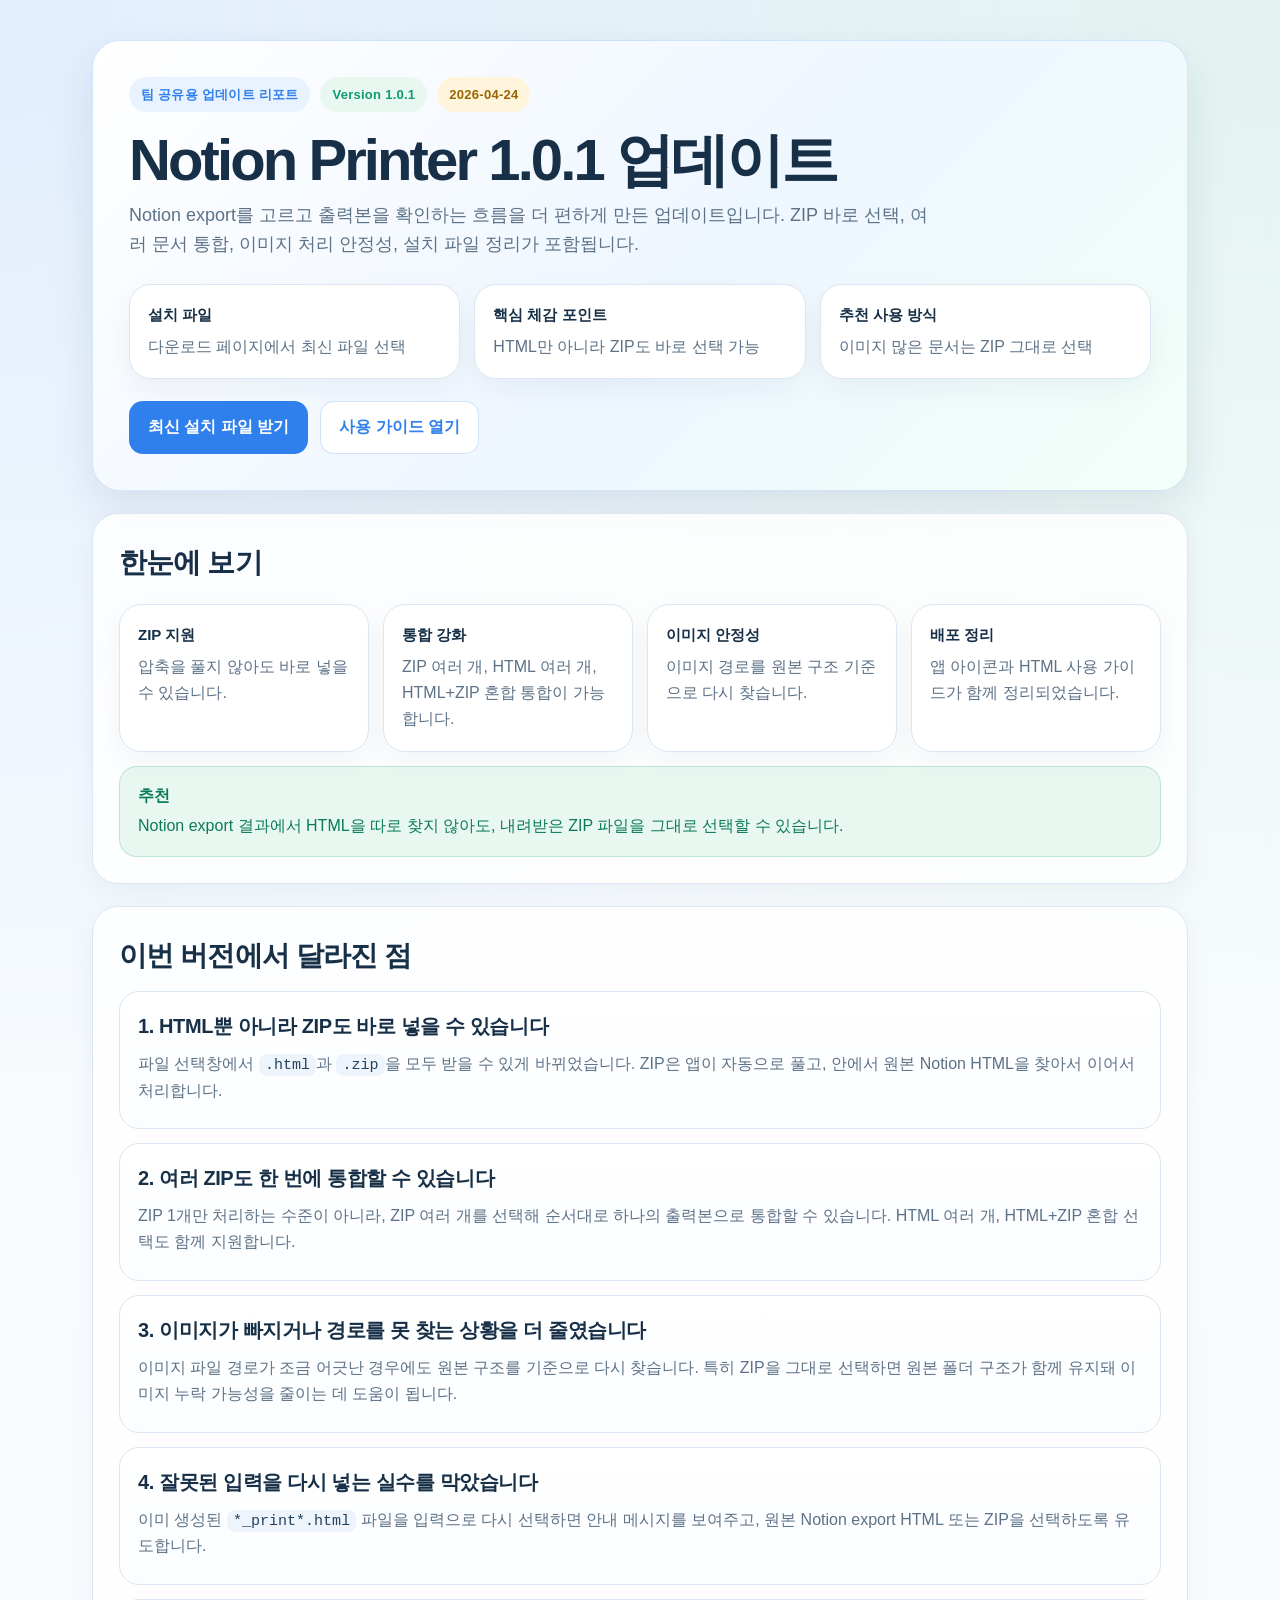
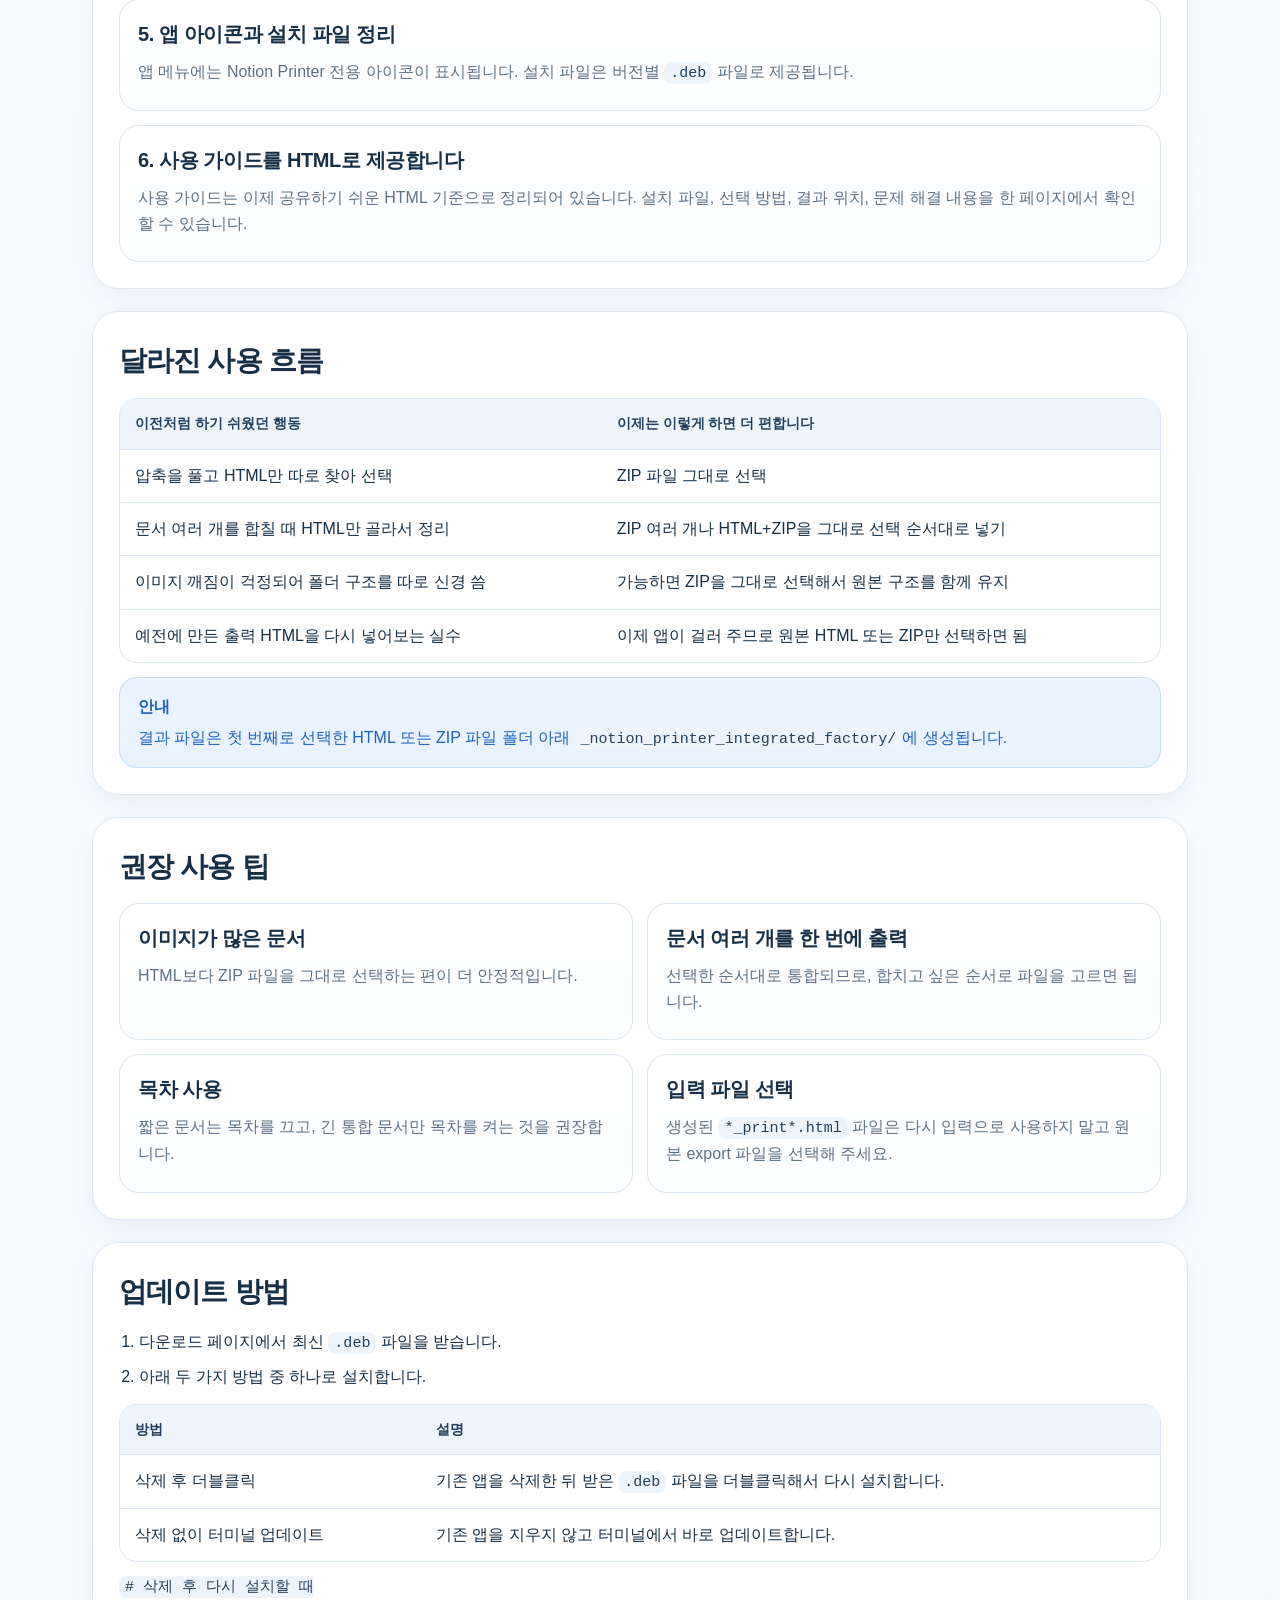
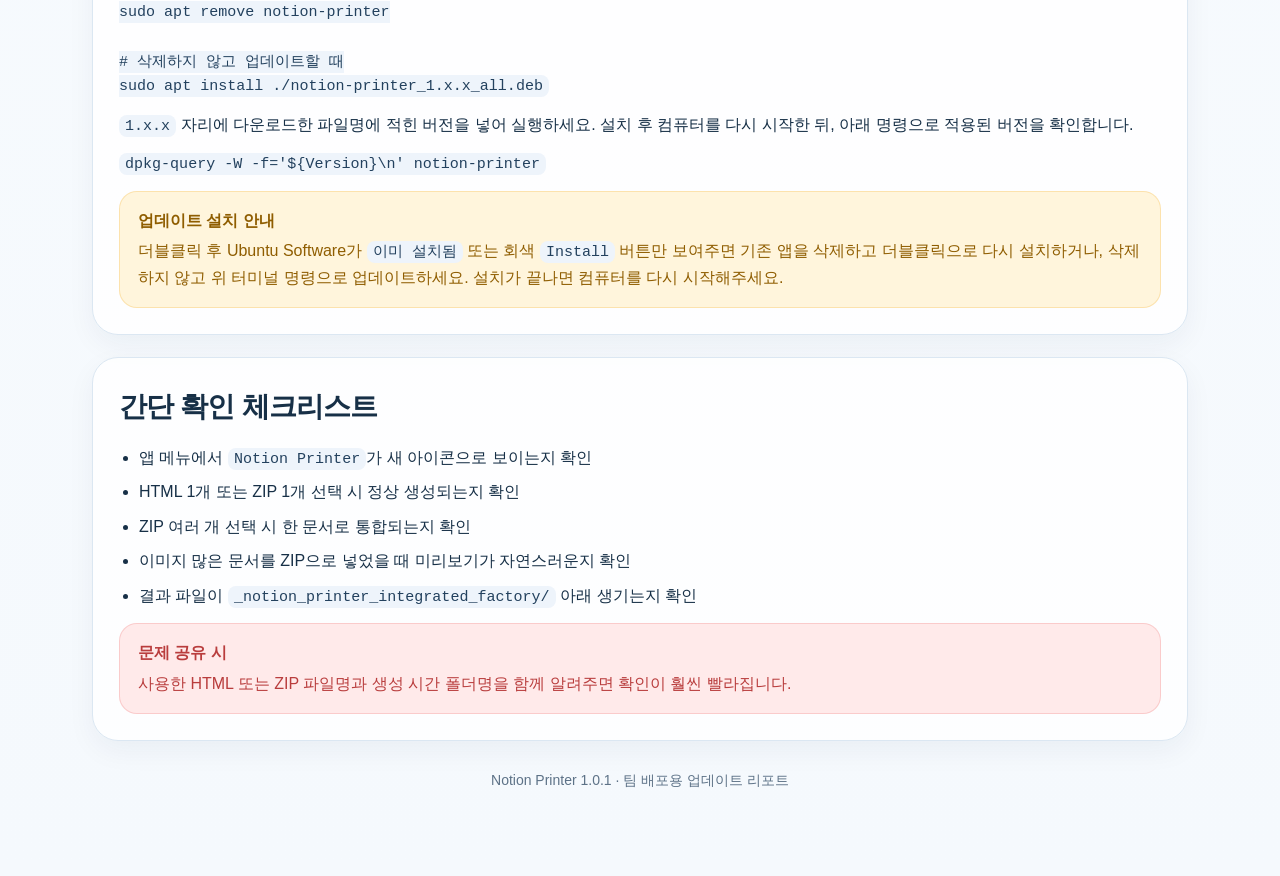
<file: UPDATE_REPORT_V1_0_1.html>
<!doctype html>
<html lang="ko">
<head>
  <meta charset="utf-8">
  <meta name="viewport" content="width=device-width, initial-scale=1">
  <title>Notion Printer 1.0.1 업데이트 리포트</title>
  <style>
    :root {
      --ink: #173047;
      --muted: #5d7287;
      --paper: #f8fbff;
      --card: #ffffff;
      --line: #dbe7f2;
      --sky: #2f80ed;
      --sky-soft: #e9f3ff;
      --mint: #119a72;
      --mint-soft: #e8f8f1;
      --sun: #f29f05;
      --sun-soft: #fff5dc;
      --coral: #e85d5d;
      --coral-soft: #ffeaea;
      --navy: #173047;
      --shadow: 0 18px 44px rgba(24, 49, 74, 0.10);
    }

    * { box-sizing: border-box; }

    body {
      margin: 0;
      color: var(--ink);
      background:
        radial-gradient(circle at top left, rgba(47, 128, 237, 0.12), transparent 28%),
        radial-gradient(circle at top right, rgba(17, 154, 114, 0.10), transparent 26%),
        linear-gradient(180deg, #fafdff 0%, #f5f9fd 100%);
      font-family: "Noto Sans KR", "Apple SD Gothic Neo", "Pretendard", sans-serif;
      line-height: 1.65;
    }

    .page {
      max-width: 1140px;
      margin: 0 auto;
      padding: 40px 22px 80px;
    }

    .hero {
      padding: 36px;
      border-radius: 28px;
      border: 1px solid rgba(47, 128, 237, 0.18);
      background: linear-gradient(135deg, #ffffff 0%, #eef6ff 54%, #f3fff9 100%);
      box-shadow: var(--shadow);
    }

    .badge-row {
      display: flex;
      flex-wrap: wrap;
      gap: 10px;
      margin-bottom: 18px;
    }

    .badge {
      display: inline-flex;
      align-items: center;
      padding: 7px 12px;
      border-radius: 999px;
      font-size: 13px;
      font-weight: 800;
      letter-spacing: 0.02em;
    }

    .badge.sky { background: var(--sky-soft); color: var(--sky); }
    .badge.mint { background: var(--mint-soft); color: var(--mint); }
    .badge.sun { background: var(--sun-soft); color: #9a6502; }

    h1 {
      margin: 0 0 10px;
      font-size: clamp(34px, 5vw, 58px);
      line-height: 1.04;
      letter-spacing: -0.05em;
    }

    h2 {
      margin: 0 0 12px;
      font-size: 28px;
      letter-spacing: -0.03em;
    }

    h3 {
      margin: 0 0 8px;
      font-size: 20px;
      letter-spacing: -0.02em;
    }

    p {
      margin: 8px 0;
    }

    .lead {
      max-width: 800px;
      color: var(--muted);
      font-size: 18px;
    }

    .hero-grid,
    .card-grid,
    .mini-grid {
      display: grid;
      gap: 14px;
    }

    .hero-grid {
      grid-template-columns: repeat(3, minmax(0, 1fr));
      margin-top: 24px;
    }

    .card-grid {
      grid-template-columns: repeat(2, minmax(0, 1fr));
    }

    .mini-grid {
      grid-template-columns: repeat(4, minmax(0, 1fr));
      margin-top: 18px;
    }

    .info-card,
    .section,
    .mini-card {
      border: 1px solid var(--line);
      background: var(--card);
      box-shadow: 0 10px 28px rgba(24, 49, 74, 0.05);
    }

    .info-card,
    .mini-card {
      border-radius: 22px;
      padding: 18px;
    }

    .info-card strong,
    .mini-card strong {
      display: block;
      margin-bottom: 6px;
      font-size: 15px;
    }

    .info-card span,
    .mini-card span {
      color: var(--muted);
    }

    .actions {
      display: flex;
      flex-wrap: wrap;
      gap: 12px;
      margin-top: 22px;
    }

    .button {
      display: inline-flex;
      align-items: center;
      justify-content: center;
      padding: 12px 18px;
      border-radius: 14px;
      text-decoration: none;
      font-weight: 800;
      border: 1px solid transparent;
      transition: transform 0.12s ease, box-shadow 0.12s ease;
    }

    .button:hover {
      transform: translateY(-1px);
      box-shadow: 0 10px 22px rgba(24, 49, 74, 0.10);
    }

    .button.primary {
      background: var(--sky);
      color: #ffffff;
    }

    .button.secondary {
      background: #ffffff;
      color: var(--sky);
      border-color: rgba(47, 128, 237, 0.22);
    }

    .section {
      margin-top: 22px;
      padding: 26px;
      border-radius: 26px;
      background: rgba(255, 255, 255, 0.86);
    }

    .callout {
      margin-top: 14px;
      padding: 16px 18px;
      border-radius: 18px;
      border: 1px solid;
    }

    .callout strong {
      display: block;
      margin-bottom: 4px;
    }

    .callout.sky {
      background: var(--sky-soft);
      border-color: rgba(47, 128, 237, 0.20);
      color: #1b63bf;
    }

    .callout.mint {
      background: var(--mint-soft);
      border-color: rgba(17, 154, 114, 0.20);
      color: #0c7a5a;
    }

    .callout.sun {
      background: var(--sun-soft);
      border-color: rgba(242, 159, 5, 0.22);
      color: #8f5d00;
    }

    .callout.coral {
      background: var(--coral-soft);
      border-color: rgba(232, 93, 93, 0.22);
      color: #b93d3d;
    }

    ul.clean,
    ol.clean {
      margin: 14px 0 0;
      padding-left: 20px;
    }

    ul.clean li,
    ol.clean li {
      margin: 8px 0;
    }

    .feature-list {
      display: grid;
      gap: 14px;
      margin-top: 12px;
    }

    .feature {
      padding: 18px 18px 16px;
      border-radius: 20px;
      border: 1px solid var(--line);
      background: linear-gradient(180deg, #ffffff 0%, #fbfdff 100%);
    }

    .feature p {
      color: var(--muted);
      margin-top: 6px;
    }

    table {
      width: 100%;
      border-collapse: separate;
      border-spacing: 0;
      margin-top: 14px;
      overflow: hidden;
      border: 1px solid var(--line);
      border-radius: 18px;
      background: var(--card);
    }

    th,
    td {
      padding: 13px 15px;
      border-bottom: 1px solid var(--line);
      text-align: left;
      vertical-align: top;
    }

    th {
      background: #eef5fc;
      color: #23415e;
      font-size: 14px;
    }

    tr:last-child td {
      border-bottom: 0;
    }

    code {
      padding: 2px 6px;
      border-radius: 8px;
      background: #eef4fb;
      color: #23415e;
      font-family: "JetBrains Mono", "D2Coding", monospace;
      font-size: 0.94em;
    }

    .footer-note {
      margin-top: 28px;
      text-align: center;
      color: var(--muted);
      font-size: 14px;
    }

    @media (max-width: 900px) {
      .hero-grid,
      .card-grid,
      .mini-grid {
        grid-template-columns: 1fr;
      }
    }

    @media (max-width: 760px) {
      .page {
        padding: 20px 14px 46px;
      }

      .hero,
      .section {
        padding: 20px;
      }

      table {
        display: block;
        overflow-x: auto;
      }
    }
  </style>
</head>
<body>
  <main class="page">
    <section class="hero">
      <div class="badge-row">
        <span class="badge sky">팀 공유용 업데이트 리포트</span>
        <span class="badge mint">Version 1.0.1</span>
        <span class="badge sun">2026-04-24</span>
      </div>
      <h1>Notion Printer 1.0.1 업데이트</h1>
      <p class="lead">
        Notion export를 고르고 출력본을 확인하는 흐름을 더 편하게 만든 업데이트입니다.
        ZIP 바로 선택, 여러 문서 통합, 이미지 처리 안정성, 설치 파일 정리가 포함됩니다.
      </p>

      <div class="hero-grid">
        <div class="info-card">
          <strong>설치 파일</strong>
          <span>다운로드 페이지에서 최신 파일 선택</span>
        </div>
        <div class="info-card">
          <strong>핵심 체감 포인트</strong>
          <span>HTML만 아니라 ZIP도 바로 선택 가능</span>
        </div>
        <div class="info-card">
          <strong>추천 사용 방식</strong>
          <span>이미지 많은 문서는 ZIP 그대로 선택</span>
        </div>
      </div>

      <div class="actions">
        <a class="button primary" href="./docs/downloads/">최신 설치 파일 받기</a>
        <a class="button secondary" href="./TEAM_USER_GUIDE.html">사용 가이드 열기</a>
      </div>
    </section>

    <section class="section">
      <h2>한눈에 보기</h2>
      <div class="mini-grid">
        <div class="mini-card">
          <strong>ZIP 지원</strong>
          <span>압축을 풀지 않아도 바로 넣을 수 있습니다.</span>
        </div>
        <div class="mini-card">
          <strong>통합 강화</strong>
          <span>ZIP 여러 개, HTML 여러 개, HTML+ZIP 혼합 통합이 가능합니다.</span>
        </div>
        <div class="mini-card">
          <strong>이미지 안정성</strong>
          <span>이미지 경로를 원본 구조 기준으로 다시 찾습니다.</span>
        </div>
        <div class="mini-card">
          <strong>배포 정리</strong>
          <span>앱 아이콘과 HTML 사용 가이드가 함께 정리되었습니다.</span>
        </div>
      </div>
      <div class="callout mint">
        <strong>추천</strong>
        Notion export 결과에서 HTML을 따로 찾지 않아도, 내려받은 ZIP 파일을 그대로 선택할 수 있습니다.
      </div>
    </section>

    <section class="section">
      <h2>이번 버전에서 달라진 점</h2>
      <div class="feature-list">
        <article class="feature">
          <h3>1. HTML뿐 아니라 ZIP도 바로 넣을 수 있습니다</h3>
          <p>
            파일 선택창에서 <code>.html</code>과 <code>.zip</code>을 모두 받을 수 있게 바뀌었습니다.
            ZIP은 앱이 자동으로 풀고, 안에서 원본 Notion HTML을 찾아서 이어서 처리합니다.
          </p>
        </article>

        <article class="feature">
          <h3>2. 여러 ZIP도 한 번에 통합할 수 있습니다</h3>
          <p>
            ZIP 1개만 처리하는 수준이 아니라, ZIP 여러 개를 선택해 순서대로 하나의 출력본으로 통합할 수 있습니다.
            HTML 여러 개, HTML+ZIP 혼합 선택도 함께 지원합니다.
          </p>
        </article>

        <article class="feature">
          <h3>3. 이미지가 빠지거나 경로를 못 찾는 상황을 더 줄였습니다</h3>
          <p>
            이미지 파일 경로가 조금 어긋난 경우에도 원본 구조를 기준으로 다시 찾습니다.
            특히 ZIP을 그대로 선택하면 원본 폴더 구조가 함께 유지돼 이미지 누락 가능성을 줄이는 데 도움이 됩니다.
          </p>
        </article>

        <article class="feature">
          <h3>4. 잘못된 입력을 다시 넣는 실수를 막았습니다</h3>
          <p>
            이미 생성된 <code>*_print*.html</code> 파일을 입력으로 다시 선택하면 안내 메시지를 보여주고,
            원본 Notion export HTML 또는 ZIP을 선택하도록 유도합니다.
          </p>
        </article>

        <article class="feature">
          <h3>5. 앱 아이콘과 설치 파일 정리</h3>
          <p>
            앱 메뉴에는 Notion Printer 전용 아이콘이 표시됩니다.
            설치 파일은 버전별 <code>.deb</code> 파일로 제공됩니다.
          </p>
        </article>

        <article class="feature">
          <h3>6. 사용 가이드를 HTML로 제공합니다</h3>
          <p>
            사용 가이드는 이제 공유하기 쉬운 HTML 기준으로 정리되어 있습니다.
            설치 파일, 선택 방법, 결과 위치, 문제 해결 내용을 한 페이지에서 확인할 수 있습니다.
          </p>
        </article>
      </div>
    </section>

    <section class="section">
      <h2>달라진 사용 흐름</h2>
      <table>
        <tr>
          <th>이전처럼 하기 쉬웠던 행동</th>
          <th>이제는 이렇게 하면 더 편합니다</th>
        </tr>
        <tr>
          <td>압축을 풀고 HTML만 따로 찾아 선택</td>
          <td>ZIP 파일 그대로 선택</td>
        </tr>
        <tr>
          <td>문서 여러 개를 합칠 때 HTML만 골라서 정리</td>
          <td>ZIP 여러 개나 HTML+ZIP을 그대로 선택 순서대로 넣기</td>
        </tr>
        <tr>
          <td>이미지 깨짐이 걱정되어 폴더 구조를 따로 신경 씀</td>
          <td>가능하면 ZIP을 그대로 선택해서 원본 구조를 함께 유지</td>
        </tr>
        <tr>
          <td>예전에 만든 출력 HTML을 다시 넣어보는 실수</td>
          <td>이제 앱이 걸러 주므로 원본 HTML 또는 ZIP만 선택하면 됨</td>
        </tr>
      </table>
      <div class="callout sky">
        <strong>안내</strong>
        결과 파일은 첫 번째로 선택한 HTML 또는 ZIP 파일 폴더 아래 <code>_notion_printer_integrated_factory/</code>에 생성됩니다.
      </div>
    </section>

    <section class="section">
      <h2>권장 사용 팁</h2>
      <div class="card-grid">
        <div class="feature">
          <h3>이미지가 많은 문서</h3>
          <p>HTML보다 ZIP 파일을 그대로 선택하는 편이 더 안정적입니다.</p>
        </div>
        <div class="feature">
          <h3>문서 여러 개를 한 번에 출력</h3>
          <p>선택한 순서대로 통합되므로, 합치고 싶은 순서로 파일을 고르면 됩니다.</p>
        </div>
        <div class="feature">
          <h3>목차 사용</h3>
          <p>짧은 문서는 목차를 끄고, 긴 통합 문서만 목차를 켜는 것을 권장합니다.</p>
        </div>
        <div class="feature">
          <h3>입력 파일 선택</h3>
          <p>생성된 <code>*_print*.html</code> 파일은 다시 입력으로 사용하지 말고 원본 export 파일을 선택해 주세요.</p>
        </div>
      </div>
    </section>

    <section class="section">
      <h2>업데이트 방법</h2>
      <ol class="clean">
        <li>다운로드 페이지에서 최신 <code>.deb</code> 파일을 받습니다.</li>
        <li>아래 두 가지 방법 중 하나로 설치합니다.</li>
      </ol>
      <table>
        <tr>
          <th>방법</th>
          <th>설명</th>
        </tr>
        <tr>
          <td>삭제 후 더블클릭</td>
          <td>기존 앱을 삭제한 뒤 받은 <code>.deb</code> 파일을 더블클릭해서 다시 설치합니다.</td>
        </tr>
        <tr>
          <td>삭제 없이 터미널 업데이트</td>
          <td>기존 앱을 지우지 않고 터미널에서 바로 업데이트합니다.</td>
        </tr>
      </table>
      <pre class="terminal-code"><code># 삭제 후 다시 설치할 때
sudo apt remove notion-printer

# 삭제하지 않고 업데이트할 때
sudo apt install ./notion-printer_1.x.x_all.deb</code></pre>
      <p><code>1.x.x</code> 자리에 다운로드한 파일명에 적힌 버전을 넣어 실행하세요. 설치 후 컴퓨터를 다시 시작한 뒤, 아래 명령으로 적용된 버전을 확인합니다.</p>
      <pre class="terminal-code"><code>dpkg-query -W -f='${Version}\n' notion-printer</code></pre>
      <div class="callout sun">
        <strong>업데이트 설치 안내</strong>
        더블클릭 후 Ubuntu Software가 <code>이미 설치됨</code> 또는 회색 <code>Install</code> 버튼만 보여주면
        기존 앱을 삭제하고 더블클릭으로 다시 설치하거나, 삭제하지 않고 위 터미널 명령으로 업데이트하세요.
        설치가 끝나면 컴퓨터를 다시 시작해주세요.
      </div>
    </section>

    <section class="section">
      <h2>간단 확인 체크리스트</h2>
      <ul class="clean">
        <li>앱 메뉴에서 <code>Notion Printer</code>가 새 아이콘으로 보이는지 확인</li>
        <li>HTML 1개 또는 ZIP 1개 선택 시 정상 생성되는지 확인</li>
        <li>ZIP 여러 개 선택 시 한 문서로 통합되는지 확인</li>
        <li>이미지 많은 문서를 ZIP으로 넣었을 때 미리보기가 자연스러운지 확인</li>
        <li>결과 파일이 <code>_notion_printer_integrated_factory/</code> 아래 생기는지 확인</li>
      </ul>
      <div class="callout coral">
        <strong>문제 공유 시</strong>
        사용한 HTML 또는 ZIP 파일명과 생성 시간 폴더명을 함께 알려주면 확인이 훨씬 빨라집니다.
      </div>
    </section>

    <p class="footer-note">
      Notion Printer 1.0.1 · 팀 배포용 업데이트 리포트
    </p>
  </main>
</body>
</html>
</file>
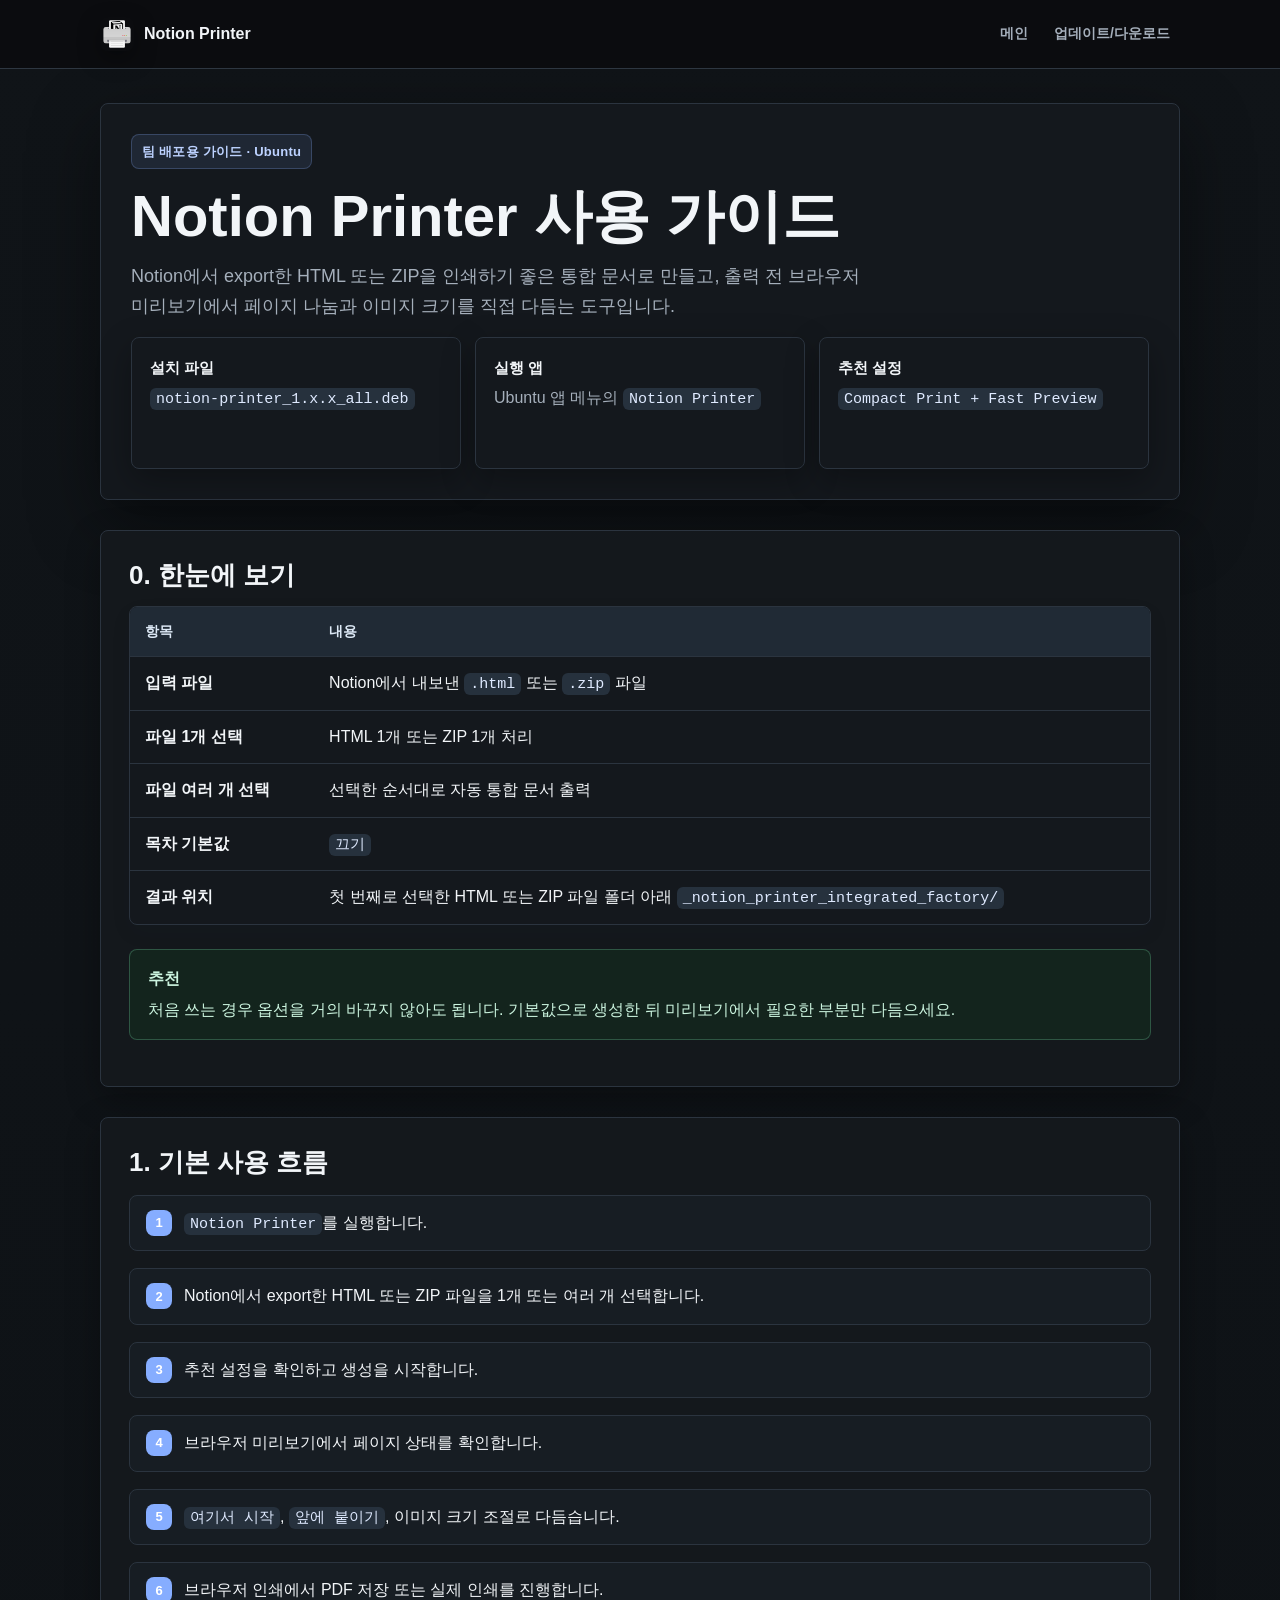
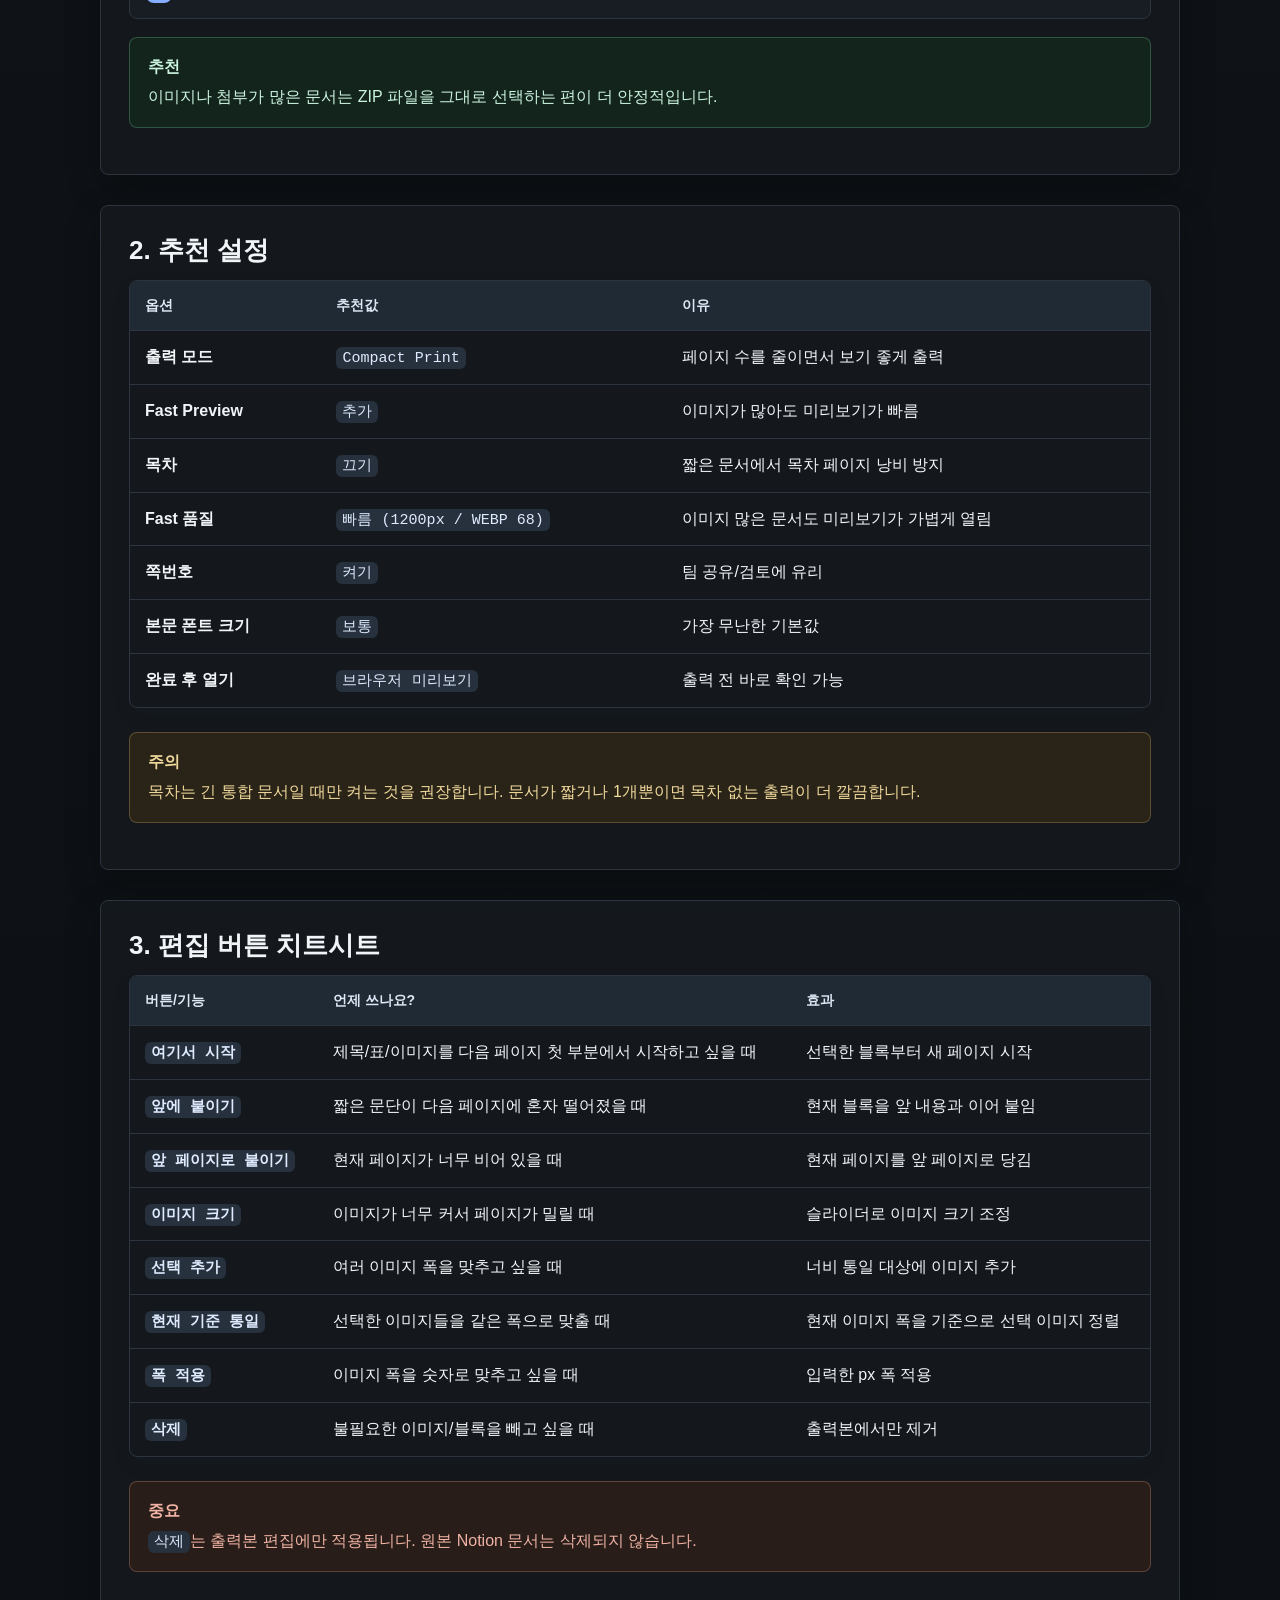
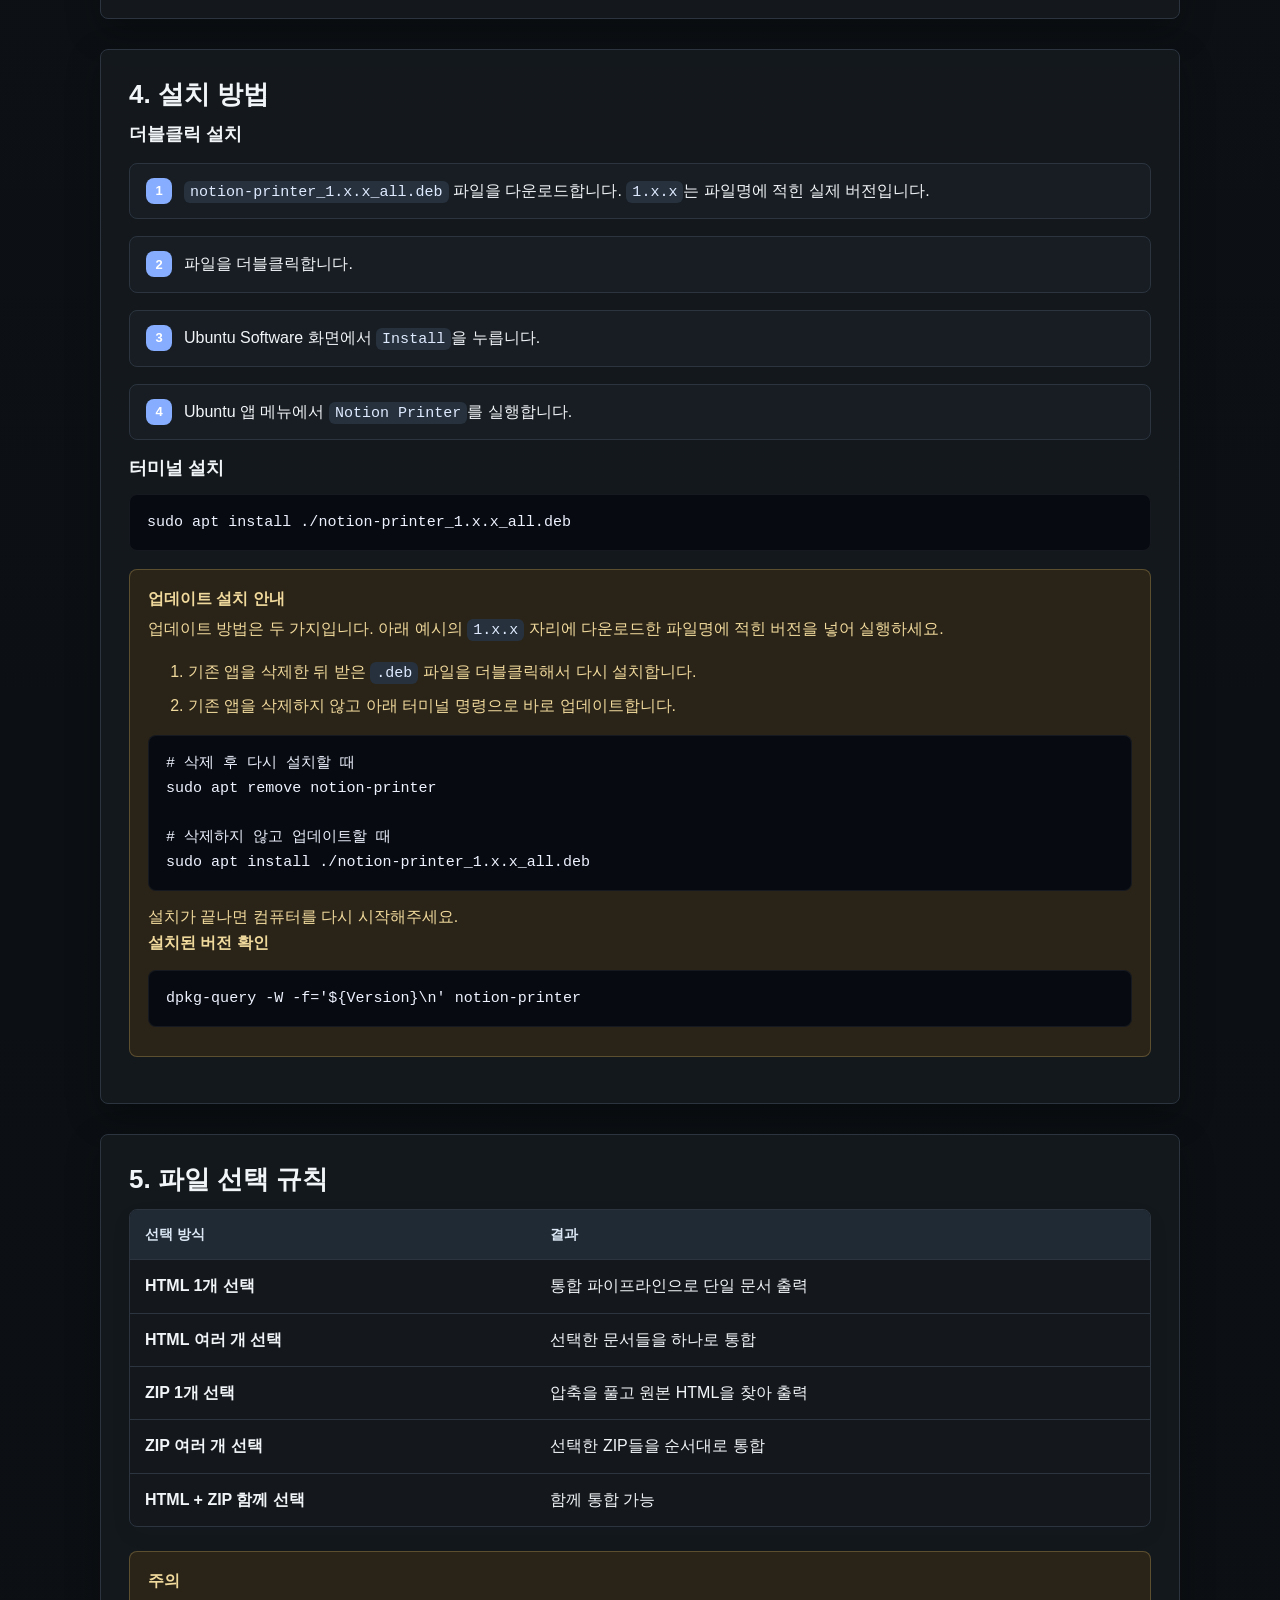
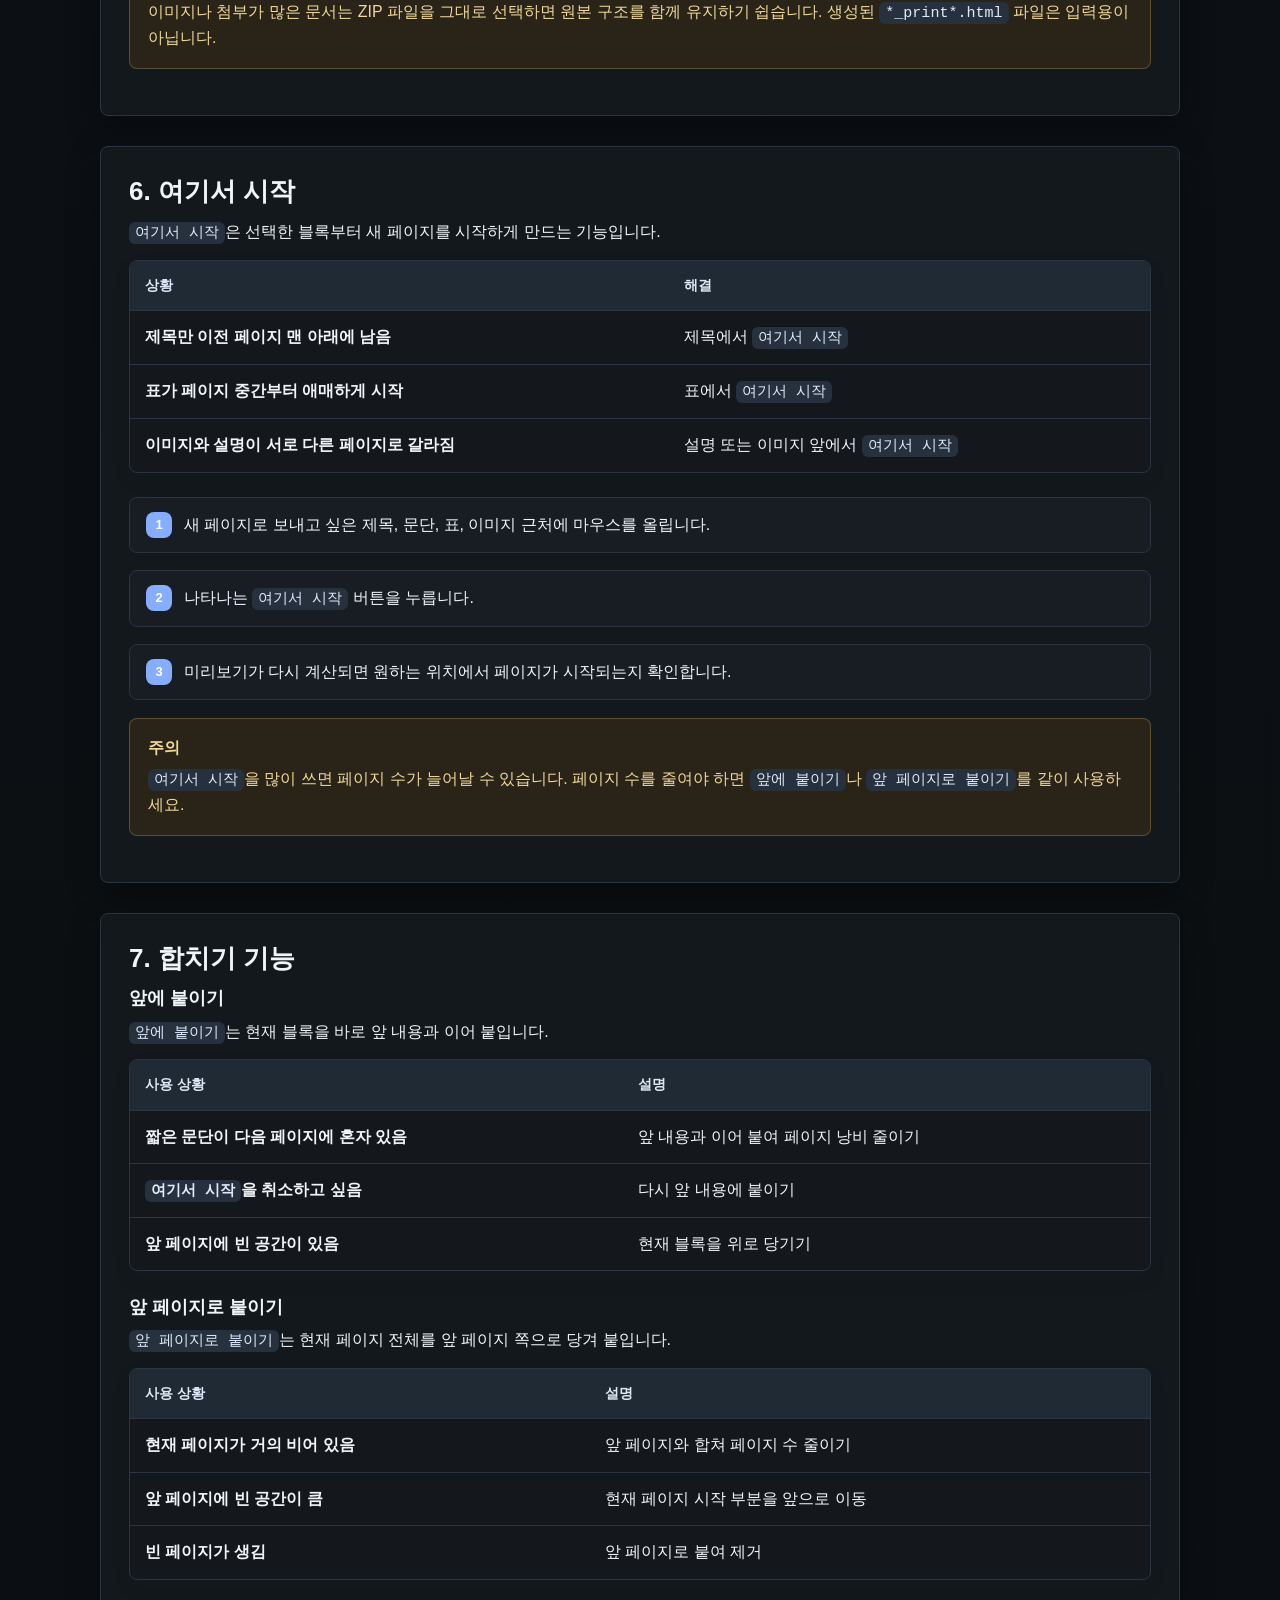
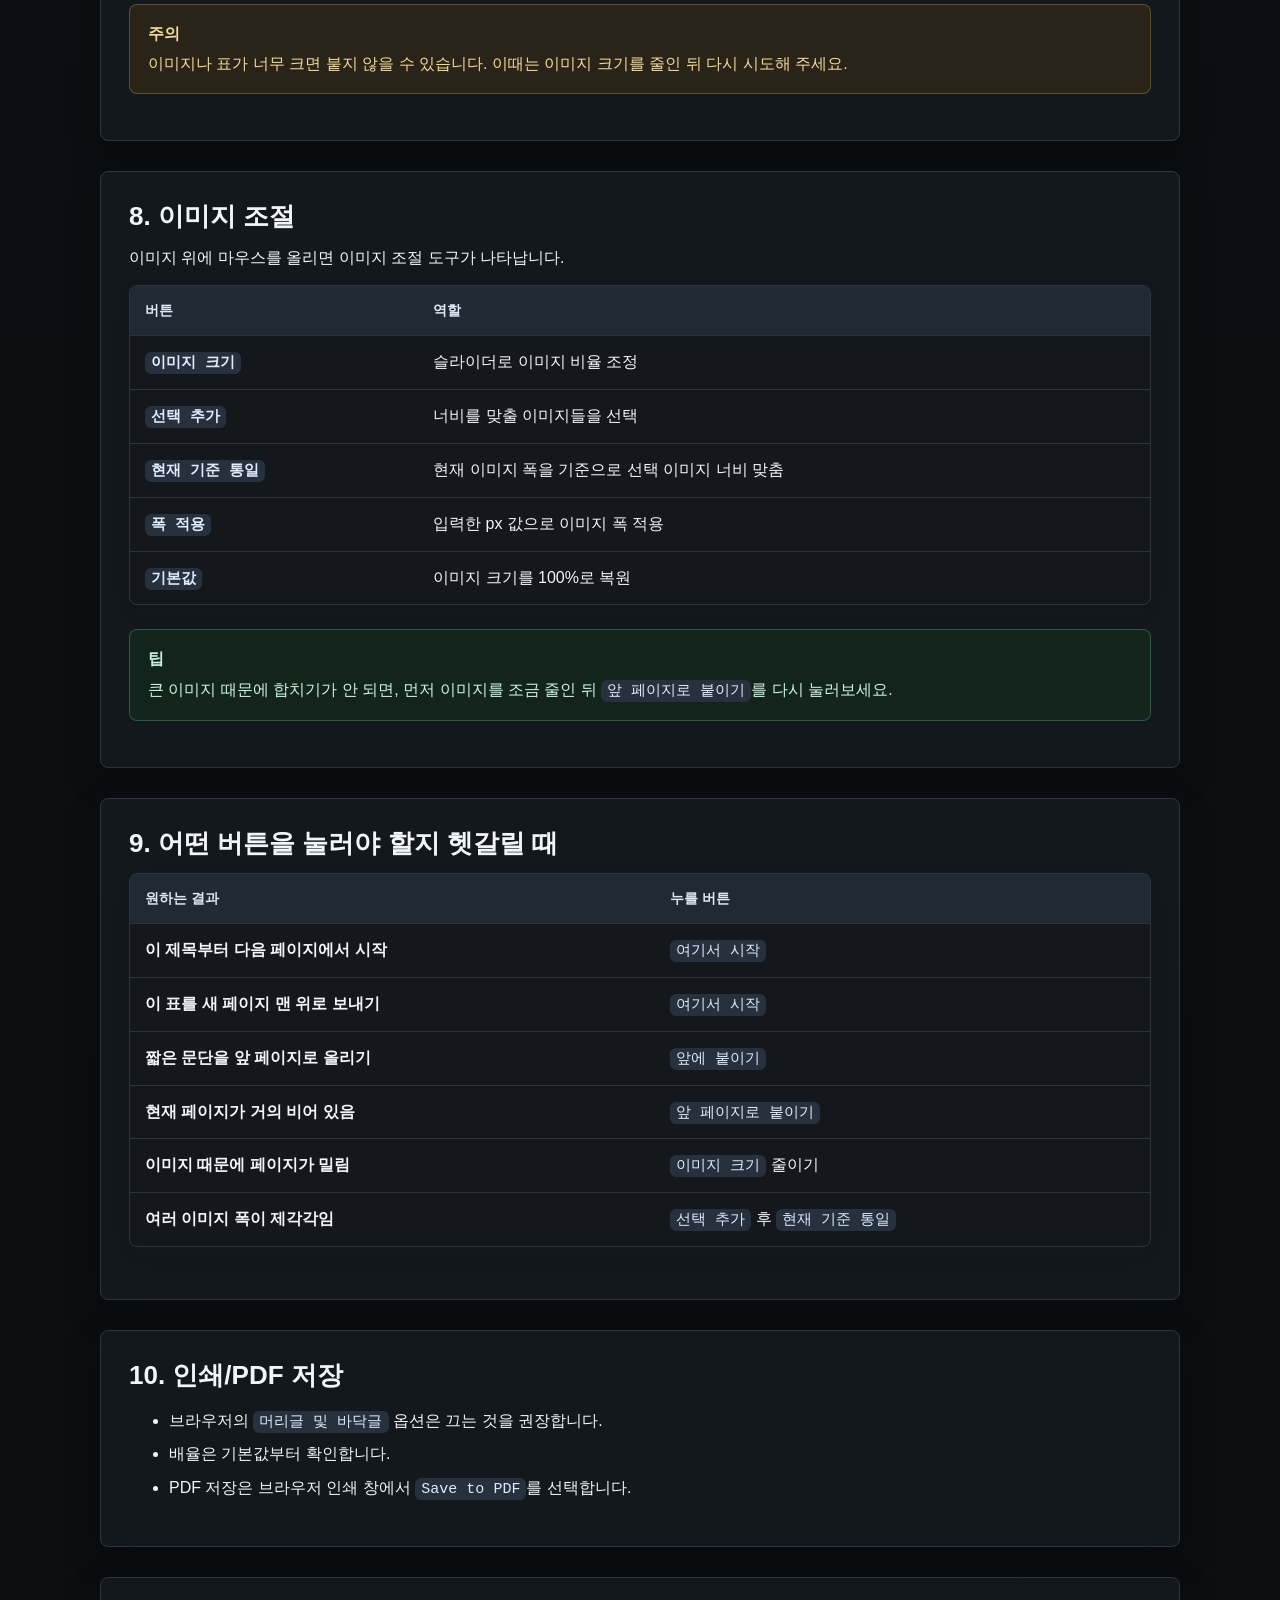
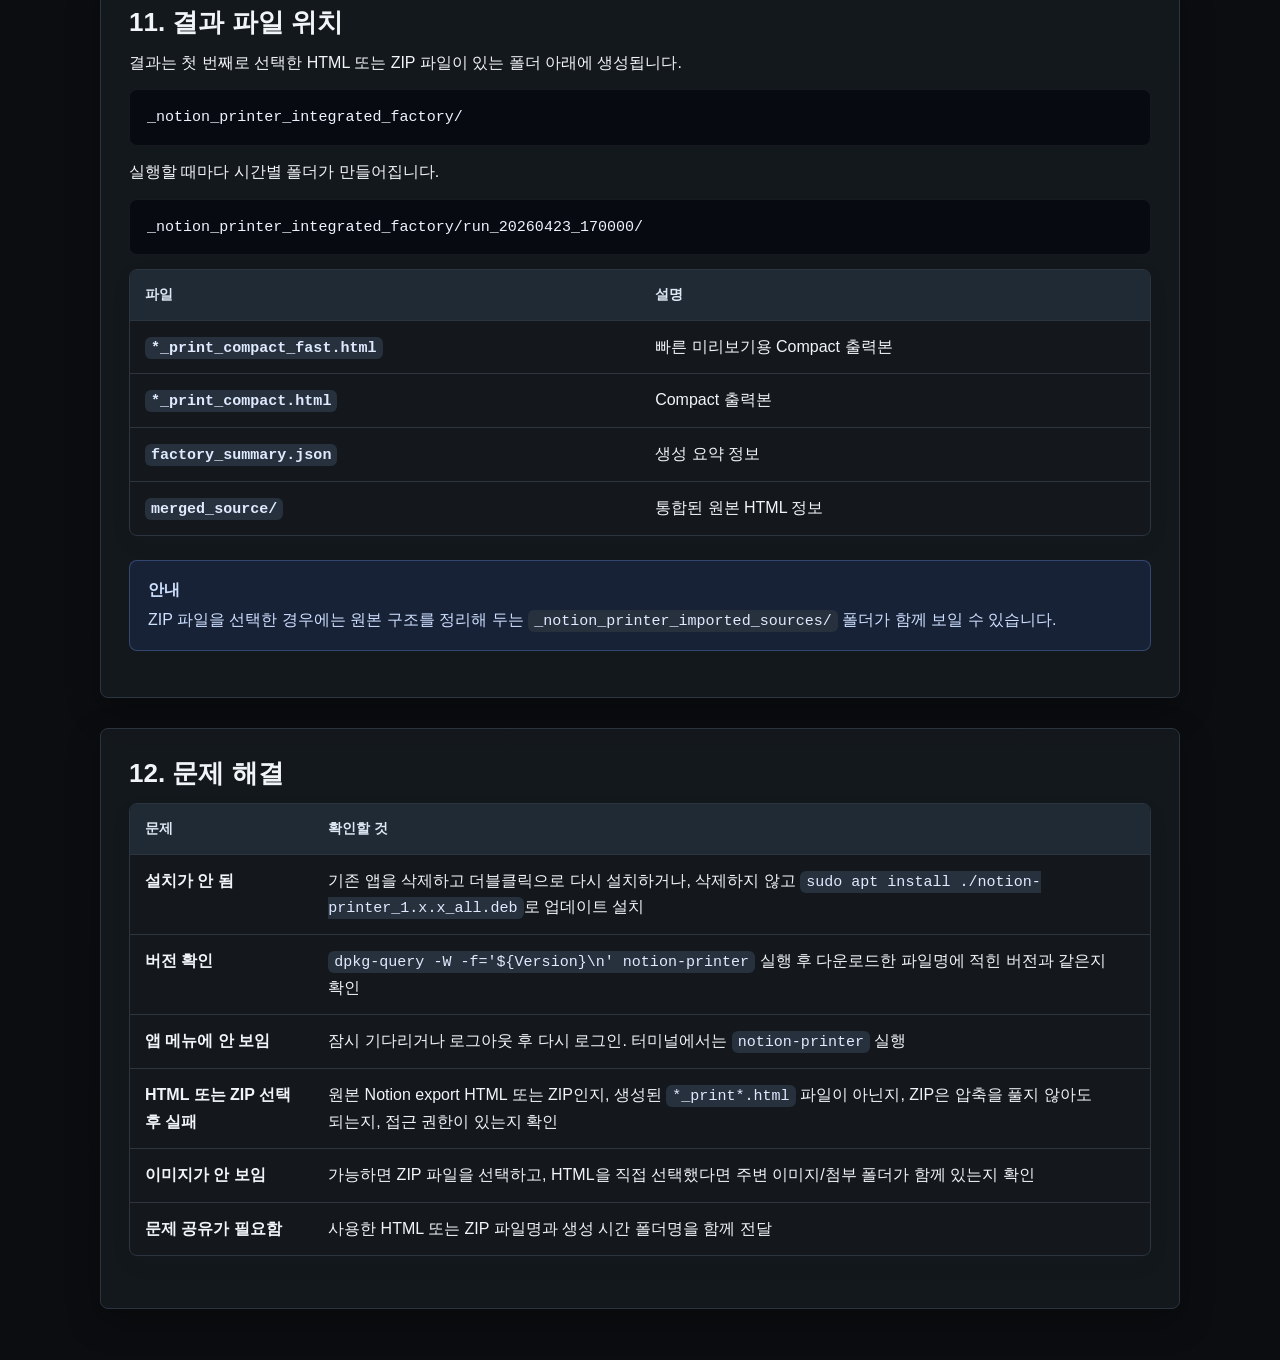
<file: docs/team-user-guide.html>
<!doctype html>
<html lang="ko">
<head>
  <meta charset="utf-8">
  <meta name="viewport" content="width=device-width, initial-scale=1">
  <title>Notion Printer 팀원 사용 가이드</title>
  <style>
    :root {
      --ink: #17202f;
      --muted: #5c6678;
      --paper: #fbfaf7;
      --card: #ffffff;
      --line: #dde3ec;
      --blue: #2563eb;
      --blue-bg: #eaf1ff;
      --green: #0f8b5f;
      --green-bg: #e8f7ef;
      --amber: #b7791f;
      --amber-bg: #fff4d8;
      --red: #c24135;
      --red-bg: #ffe9e7;
      --slate-bg: #eef2f7;
      --shadow: 0 18px 45px rgba(25, 34, 52, 0.10);
    }

    * { box-sizing: border-box; }
    body {
      margin: 0;
      background:
        radial-gradient(circle at 8% 4%, rgba(37, 99, 235, 0.10), transparent 32%),
        radial-gradient(circle at 92% 8%, rgba(15, 139, 95, 0.10), transparent 28%),
        var(--paper);
      color: var(--ink);
      font-family: "Noto Sans KR", "Apple SD Gothic Neo", "Pretendard", sans-serif;
      line-height: 1.65;
    }

    .page {
      max-width: 1080px;
      margin: 0 auto;
      padding: 48px 24px 72px;
    }

    .hero {
      padding: 34px;
      border: 1px solid rgba(37, 99, 235, 0.16);
      border-radius: 28px;
      background: linear-gradient(135deg, #ffffff 0%, #eef5ff 100%);
      box-shadow: var(--shadow);
    }

    .eyebrow {
      display: inline-flex;
      align-items: center;
      gap: 8px;
      padding: 6px 12px;
      border-radius: 999px;
      background: var(--blue-bg);
      color: var(--blue);
      font-size: 13px;
      font-weight: 800;
      letter-spacing: 0.02em;
    }

    h1 {
      margin: 18px 0 8px;
      font-size: clamp(34px, 5vw, 58px);
      line-height: 1.05;
      letter-spacing: -0.055em;
    }

    h2 {
      margin: 42px 0 14px;
      font-size: 28px;
      letter-spacing: -0.035em;
    }

    h3 {
      margin: 28px 0 10px;
      font-size: 20px;
      letter-spacing: -0.025em;
    }

    p { margin: 8px 0; }
    code {
      padding: 2px 6px;
      border-radius: 7px;
      background: #eef2f7;
      color: #1e293b;
      font-family: "JetBrains Mono", "D2Coding", monospace;
      font-size: 0.94em;
    }

    pre {
      overflow-x: auto;
      padding: 16px 18px;
      border-radius: 16px;
      background: #111827;
      color: #eef2ff;
      box-shadow: inset 0 0 0 1px rgba(255,255,255,0.06);
    }

    pre code {
      padding: 0;
      background: transparent;
      color: inherit;
    }

    .lead {
      color: var(--muted);
      font-size: 18px;
      max-width: 760px;
    }

    .grid {
      display: grid;
      grid-template-columns: repeat(3, minmax(0, 1fr));
      gap: 14px;
      margin-top: 22px;
    }

    .card {
      border: 1px solid var(--line);
      border-radius: 20px;
      background: var(--card);
      padding: 18px;
      box-shadow: 0 8px 24px rgba(25, 34, 52, 0.06);
    }

    .card strong {
      display: block;
      margin-bottom: 4px;
      font-size: 15px;
    }

    .card span { color: var(--muted); }

    .callout {
      margin: 18px 0;
      padding: 16px 18px;
      border-radius: 18px;
      border: 1px solid;
    }

    .callout strong {
      display: block;
      margin-bottom: 4px;
    }

    .blue { background: var(--blue-bg); border-color: rgba(37, 99, 235, 0.22); color: #1744aa; }
    .green { background: var(--green-bg); border-color: rgba(15, 139, 95, 0.22); color: #0d6f4d; }
    .amber { background: var(--amber-bg); border-color: rgba(183, 121, 31, 0.24); color: #8a5b16; }
    .red { background: var(--red-bg); border-color: rgba(194, 65, 53, 0.22); color: #98352c; }

    table {
      width: 100%;
      border-collapse: separate;
      border-spacing: 0;
      margin: 14px 0 24px;
      overflow: hidden;
      border: 1px solid var(--line);
      border-radius: 18px;
      background: var(--card);
      box-shadow: 0 8px 22px rgba(25, 34, 52, 0.05);
    }

    th, td {
      padding: 13px 15px;
      border-bottom: 1px solid var(--line);
      vertical-align: top;
      text-align: left;
    }

    th {
      background: #eef4fb;
      color: #263348;
      font-size: 14px;
    }

    tr:last-child td { border-bottom: 0; }
    td:first-child, th:first-child { font-weight: 800; }

    .steps {
      counter-reset: step;
      display: grid;
      gap: 10px;
      padding: 0;
      list-style: none;
    }

    .steps li {
      counter-increment: step;
      position: relative;
      padding: 14px 16px 14px 54px;
      border: 1px solid var(--line);
      border-radius: 16px;
      background: #fff;
    }

    .steps li::before {
      content: counter(step);
      position: absolute;
      left: 16px;
      top: 14px;
      width: 26px;
      height: 26px;
      display: grid;
      place-items: center;
      border-radius: 999px;
      background: var(--blue);
      color: white;
      font-weight: 900;
      font-size: 13px;
    }

    .section {
      padding: 24px;
      border: 1px solid rgba(221, 227, 236, 0.85);
      border-radius: 24px;
      background: rgba(255, 255, 255, 0.72);
      box-shadow: 0 10px 28px rgba(25, 34, 52, 0.055);
      margin-top: 22px;
    }

    .badge {
      display: inline-block;
      margin-right: 6px;
      padding: 3px 9px;
      border-radius: 999px;
      font-size: 12px;
      font-weight: 900;
      vertical-align: middle;
    }

    .badge-blue { background: var(--blue-bg); color: var(--blue); }
    .badge-green { background: var(--green-bg); color: var(--green); }
    .badge-amber { background: var(--amber-bg); color: var(--amber); }
    .badge-red { background: var(--red-bg); color: var(--red); }

    @media (max-width: 760px) {
      .page { padding: 24px 14px 48px; }
      .hero { padding: 24px 18px; }
      .grid { grid-template-columns: 1fr; }
      table { display: block; overflow-x: auto; }
    }
  </style>
  <link rel="stylesheet" href="./assets/site.css">
</head>
<body class="guide-page">
  <header class="site-header">
    <nav class="nav" aria-label="주요 링크">
      <a class="brand" href="./index.html">
        <img src="./assets/notion-printer-512.png" alt="">
        <span>Notion Printer</span>
      </a>
      <div class="nav-links">
        <a href="./index.html">메인</a>
        <a href="./downloads/">업데이트/다운로드</a>
      </div>
    </nav>
  </header>
  <main class="page">
    <section class="hero">
      <span class="eyebrow">팀 배포용 가이드 · Ubuntu</span>
      <h1>Notion Printer <br class="mobile-only-break">사용 가이드</h1>
      <p class="lead">Notion에서 export한 HTML 또는 ZIP을 <br class="mobile-only-break">인쇄하기 좋은 통합 문서로 만들고, <br class="mobile-only-break">출력 전 브라우저 미리보기에서 <br class="mobile-only-break">페이지 나눔과 이미지 크기를 <br class="mobile-only-break">직접 다듬는 도구입니다.</p>
      <div class="grid">
        <div class="card"><strong>설치 파일</strong><span><code>notion-printer_1.x.x_all.deb</code></span></div>
        <div class="card"><strong>실행 앱</strong><span>Ubuntu 앱 메뉴의 <code>Notion Printer</code></span></div>
        <div class="card"><strong>추천 설정</strong><span><code>Compact Print + Fast Preview</code></span></div>
      </div>
    </section>

    <section class="section">
      <h2>0. 한눈에 보기</h2>
      <table>
        <tr><th>항목</th><th>내용</th></tr>
        <tr><td>입력 파일</td><td>Notion에서 내보낸 <code>.html</code> 또는 <code>.zip</code> 파일</td></tr>
        <tr><td>파일 1개 선택</td><td>HTML 1개 또는 ZIP 1개 처리</td></tr>
        <tr><td>파일 여러 개 선택</td><td>선택한 순서대로 자동 통합 문서 출력</td></tr>
        <tr><td>목차 기본값</td><td><code>끄기</code></td></tr>
        <tr><td>결과 위치</td><td>첫 번째로 선택한 HTML 또는 ZIP 파일 폴더 아래 <code>_notion_printer_integrated_factory/</code></td></tr>
      </table>
      <div class="callout green"><strong>추천</strong> 처음 쓰는 경우 옵션을 거의 바꾸지 않아도 됩니다. 기본값으로 생성한 뒤 미리보기에서 필요한 부분만 다듬으세요.</div>
    </section>

    <section class="section">
      <h2>1. 기본 사용 흐름</h2>
      <ol class="steps">
        <li><code>Notion Printer</code>를 실행합니다.</li>
        <li>Notion에서 export한 HTML 또는 ZIP 파일을 1개 또는 여러 개 선택합니다.</li>
        <li>추천 설정을 확인하고 생성을 시작합니다.</li>
        <li>브라우저 미리보기에서 페이지 상태를 확인합니다.</li>
        <li><code>여기서 시작</code>, <code>앞에 붙이기</code>, 이미지 크기 조절로 다듬습니다.</li>
        <li>브라우저 인쇄에서 PDF 저장 또는 실제 인쇄를 진행합니다.</li>
      </ol>
      <div class="callout green"><strong>추천</strong> 이미지나 첨부가 많은 문서는 ZIP 파일을 그대로 선택하는 편이 더 안정적입니다.</div>
    </section>

    <section class="section">
      <h2>2. 추천 설정</h2>
      <table>
        <tr><th>옵션</th><th>추천값</th><th>이유</th></tr>
        <tr><td>출력 모드</td><td><code>Compact Print</code></td><td>페이지 수를 줄이면서 보기 좋게 출력</td></tr>
        <tr><td>Fast Preview</td><td><code>추가</code></td><td>이미지가 많아도 미리보기가 빠름</td></tr>
        <tr><td>목차</td><td><code>끄기</code></td><td>짧은 문서에서 목차 페이지 낭비 방지</td></tr>
        <tr><td>Fast 품질</td><td><code>빠름 (1200px / WEBP 68)</code></td><td>이미지 많은 문서도 미리보기가 가볍게 열림</td></tr>
        <tr><td>쪽번호</td><td><code>켜기</code></td><td>팀 공유/검토에 유리</td></tr>
        <tr><td>본문 폰트 크기</td><td><code>보통</code></td><td>가장 무난한 기본값</td></tr>
        <tr><td>완료 후 열기</td><td><code>브라우저 미리보기</code></td><td>출력 전 바로 확인 가능</td></tr>
      </table>
      <div class="callout amber"><strong>주의</strong> 목차는 긴 통합 문서일 때만 켜는 것을 권장합니다. 문서가 짧거나 1개뿐이면 목차 없는 출력이 더 깔끔합니다.</div>
    </section>

    <section class="section">
      <h2>3. 편집 버튼 치트시트</h2>
      <table>
        <tr><th>버튼/기능</th><th>언제 쓰나요?</th><th>효과</th></tr>
        <tr><td><code>여기서 시작</code></td><td>제목/표/이미지를 다음 페이지 첫 부분에서 시작하고 싶을 때</td><td>선택한 블록부터 새 페이지 시작</td></tr>
        <tr><td><code>앞에 붙이기</code></td><td>짧은 문단이 다음 페이지에 혼자 떨어졌을 때</td><td>현재 블록을 앞 내용과 이어 붙임</td></tr>
        <tr><td><code>앞 페이지로 붙이기</code></td><td>현재 페이지가 너무 비어 있을 때</td><td>현재 페이지를 앞 페이지로 당김</td></tr>
        <tr><td><code>이미지 크기</code></td><td>이미지가 너무 커서 페이지가 밀릴 때</td><td>슬라이더로 이미지 크기 조정</td></tr>
        <tr><td><code>선택 추가</code></td><td>여러 이미지 폭을 맞추고 싶을 때</td><td>너비 통일 대상에 이미지 추가</td></tr>
        <tr><td><code>현재 기준 통일</code></td><td>선택한 이미지들을 같은 폭으로 맞출 때</td><td>현재 이미지 폭을 기준으로 선택 이미지 정렬</td></tr>
        <tr><td><code>폭 적용</code></td><td>이미지 폭을 숫자로 맞추고 싶을 때</td><td>입력한 px 폭 적용</td></tr>
        <tr><td><code>삭제</code></td><td>불필요한 이미지/블록을 빼고 싶을 때</td><td>출력본에서만 제거</td></tr>
      </table>
      <div class="callout red"><strong>중요</strong> <code>삭제</code>는 출력본 편집에만 적용됩니다. 원본 Notion 문서는 삭제되지 않습니다.</div>
    </section>

    <section class="section">
      <h2>4. 설치 방법</h2>
      <h3>더블클릭 설치</h3>
      <ol class="steps">
        <li><code>notion-printer_1.x.x_all.deb</code> 파일을 다운로드합니다. <code>1.x.x</code>는 파일명에 적힌 실제 버전입니다.</li>
        <li>파일을 더블클릭합니다.</li>
        <li>Ubuntu Software 화면에서 <code>Install</code>을 누릅니다.</li>
        <li>Ubuntu 앱 메뉴에서 <code>Notion Printer</code>를 실행합니다.</li>
      </ol>
      <h3>터미널 설치</h3>
      <pre><code>sudo apt install ./notion-printer_1.x.x_all.deb</code></pre>
      <div class="callout amber">
        <strong>업데이트 설치 안내</strong>
        업데이트 방법은 두 가지입니다. 아래 예시의 <code>1.x.x</code> 자리에 다운로드한 파일명에 적힌 버전을 넣어 실행하세요.
        <ol>
          <li>기존 앱을 삭제한 뒤 받은 <code>.deb</code> 파일을 더블클릭해서 다시 설치합니다.</li>
          <li>기존 앱을 삭제하지 않고 아래 터미널 명령으로 바로 업데이트합니다.</li>
        </ol>
        <pre><code># 삭제 후 다시 설치할 때
sudo apt remove notion-printer

# 삭제하지 않고 업데이트할 때
sudo apt install ./notion-printer_1.x.x_all.deb</code></pre>
        설치가 끝나면 컴퓨터를 다시 시작해주세요.
        <strong>설치된 버전 확인</strong>
        <pre><code>dpkg-query -W -f='${Version}\n' notion-printer</code></pre>
      </div>
    </section>

    <section class="section">
      <h2>5. 파일 선택 규칙</h2>
      <table>
        <tr><th>선택 방식</th><th>결과</th></tr>
        <tr><td>HTML 1개 선택</td><td>통합 파이프라인으로 단일 문서 출력</td></tr>
        <tr><td>HTML 여러 개 선택</td><td>선택한 문서들을 하나로 통합</td></tr>
        <tr><td>ZIP 1개 선택</td><td>압축을 풀고 원본 HTML을 찾아 출력</td></tr>
        <tr><td>ZIP 여러 개 선택</td><td>선택한 ZIP들을 순서대로 통합</td></tr>
        <tr><td>HTML + ZIP 함께 선택</td><td>함께 통합 가능</td></tr>
      </table>
      <div class="callout amber"><strong>주의</strong> 이미지나 첨부가 많은 문서는 ZIP 파일을 그대로 선택하면 원본 구조를 함께 유지하기 쉽습니다. 생성된 <code>*_print*.html</code> 파일은 입력용이 아닙니다.</div>
    </section>

    <section class="section">
      <h2>6. 여기서 시작</h2>
      <p><code>여기서 시작</code>은 선택한 블록부터 새 페이지를 시작하게 만드는 기능입니다.</p>
      <table>
        <tr><th>상황</th><th>해결</th></tr>
        <tr><td>제목만 이전 페이지 맨 아래에 남음</td><td>제목에서 <code>여기서 시작</code></td></tr>
        <tr><td>표가 페이지 중간부터 애매하게 시작</td><td>표에서 <code>여기서 시작</code></td></tr>
        <tr><td>이미지와 설명이 서로 다른 페이지로 갈라짐</td><td>설명 또는 이미지 앞에서 <code>여기서 시작</code></td></tr>
      </table>
      <ol class="steps">
        <li>새 페이지로 보내고 싶은 제목, 문단, 표, 이미지 근처에 마우스를 올립니다.</li>
        <li>나타나는 <code>여기서 시작</code> 버튼을 누릅니다.</li>
        <li>미리보기가 다시 계산되면 원하는 위치에서 페이지가 시작되는지 확인합니다.</li>
      </ol>
      <div class="callout amber"><strong>주의</strong> <code>여기서 시작</code>을 많이 쓰면 페이지 수가 늘어날 수 있습니다. 페이지 수를 줄여야 하면 <code>앞에 붙이기</code>나 <code>앞 페이지로 붙이기</code>를 같이 사용하세요.</div>
    </section>

    <section class="section">
      <h2>7. 합치기 기능</h2>
      <h3>앞에 붙이기</h3>
      <p><code>앞에 붙이기</code>는 현재 블록을 바로 앞 내용과 이어 붙입니다.</p>
      <table>
        <tr><th>사용 상황</th><th>설명</th></tr>
        <tr><td>짧은 문단이 다음 페이지에 혼자 있음</td><td>앞 내용과 이어 붙여 페이지 낭비 줄이기</td></tr>
        <tr><td><code>여기서 시작</code>을 취소하고 싶음</td><td>다시 앞 내용에 붙이기</td></tr>
        <tr><td>앞 페이지에 빈 공간이 있음</td><td>현재 블록을 위로 당기기</td></tr>
      </table>
      <h3>앞 페이지로 붙이기</h3>
      <p><code>앞 페이지로 붙이기</code>는 현재 페이지 전체를 앞 페이지 쪽으로 당겨 붙입니다.</p>
      <table>
        <tr><th>사용 상황</th><th>설명</th></tr>
        <tr><td>현재 페이지가 거의 비어 있음</td><td>앞 페이지와 합쳐 페이지 수 줄이기</td></tr>
        <tr><td>앞 페이지에 빈 공간이 큼</td><td>현재 페이지 시작 부분을 앞으로 이동</td></tr>
        <tr><td>빈 페이지가 생김</td><td>앞 페이지로 붙여 제거</td></tr>
      </table>
      <div class="callout amber"><strong>주의</strong> 이미지나 표가 너무 크면 붙지 않을 수 있습니다. 이때는 이미지 크기를 줄인 뒤 다시 시도해 주세요.</div>
    </section>

    <section class="section">
      <h2>8. 이미지 조절</h2>
      <p>이미지 위에 마우스를 올리면 이미지 조절 도구가 나타납니다.</p>
      <table>
        <tr><th>버튼</th><th>역할</th></tr>
        <tr><td><code>이미지 크기</code></td><td>슬라이더로 이미지 비율 조정</td></tr>
        <tr><td><code>선택 추가</code></td><td>너비를 맞출 이미지들을 선택</td></tr>
        <tr><td><code>현재 기준 통일</code></td><td>현재 이미지 폭을 기준으로 선택 이미지 너비 맞춤</td></tr>
        <tr><td><code>폭 적용</code></td><td>입력한 px 값으로 이미지 폭 적용</td></tr>
        <tr><td><code>기본값</code></td><td>이미지 크기를 100%로 복원</td></tr>
      </table>
      <div class="callout green"><strong>팁</strong> 큰 이미지 때문에 합치기가 안 되면, 먼저 이미지를 조금 줄인 뒤 <code>앞 페이지로 붙이기</code>를 다시 눌러보세요.</div>
    </section>

    <section class="section">
      <h2>9. 어떤 버튼을 눌러야 할지 헷갈릴 때</h2>
      <table>
        <tr><th>원하는 결과</th><th>누를 버튼</th></tr>
        <tr><td>이 제목부터 다음 페이지에서 시작</td><td><code>여기서 시작</code></td></tr>
        <tr><td>이 표를 새 페이지 맨 위로 보내기</td><td><code>여기서 시작</code></td></tr>
        <tr><td>짧은 문단을 앞 페이지로 올리기</td><td><code>앞에 붙이기</code></td></tr>
        <tr><td>현재 페이지가 거의 비어 있음</td><td><code>앞 페이지로 붙이기</code></td></tr>
        <tr><td>이미지 때문에 페이지가 밀림</td><td><code>이미지 크기</code> 줄이기</td></tr>
        <tr><td>여러 이미지 폭이 제각각임</td><td><code>선택 추가</code> 후 <code>현재 기준 통일</code></td></tr>
      </table>
    </section>

    <section class="section">
      <h2>10. 인쇄/PDF 저장</h2>
      <ul>
        <li>브라우저의 <code>머리글 및 바닥글</code> 옵션은 끄는 것을 권장합니다.</li>
        <li>배율은 기본값부터 확인합니다.</li>
        <li>PDF 저장은 브라우저 인쇄 창에서 <code>Save to PDF</code>를 선택합니다.</li>
      </ul>
    </section>

    <section class="section">
      <h2>11. 결과 파일 위치</h2>
      <p>결과는 첫 번째로 선택한 HTML 또는 ZIP 파일이 있는 폴더 아래에 생성됩니다.</p>
      <pre><code>_notion_printer_integrated_factory/</code></pre>
      <p>실행할 때마다 시간별 폴더가 만들어집니다.</p>
      <pre><code>_notion_printer_integrated_factory/run_20260423_170000/</code></pre>
      <table>
        <tr><th>파일</th><th>설명</th></tr>
        <tr><td><code>*_print_compact_fast.html</code></td><td>빠른 미리보기용 Compact 출력본</td></tr>
        <tr><td><code>*_print_compact.html</code></td><td>Compact 출력본</td></tr>
        <tr><td><code>factory_summary.json</code></td><td>생성 요약 정보</td></tr>
        <tr><td><code>merged_source/</code></td><td>통합된 원본 HTML 정보</td></tr>
      </table>
      <div class="callout blue"><strong>안내</strong> ZIP 파일을 선택한 경우에는 원본 구조를 정리해 두는 <code>_notion_printer_imported_sources/</code> 폴더가 함께 보일 수 있습니다.</div>
    </section>

    <section class="section">
      <h2>12. 문제 해결</h2>
      <table>
        <tr><th>문제</th><th>확인할 것</th></tr>
        <tr><td>설치가 안 됨</td><td>기존 앱을 삭제하고 더블클릭으로 다시 설치하거나, 삭제하지 않고 <code>sudo apt install ./notion-printer_1.x.x_all.deb</code>로 업데이트 설치</td></tr>
        <tr><td>버전 확인</td><td><code>dpkg-query -W -f='${Version}\n' notion-printer</code> 실행 후 다운로드한 파일명에 적힌 버전과 같은지 확인</td></tr>
        <tr><td>앱 메뉴에 안 보임</td><td>잠시 기다리거나 로그아웃 후 다시 로그인. 터미널에서는 <code>notion-printer</code> 실행</td></tr>
        <tr><td>HTML 또는 ZIP 선택 후 실패</td><td>원본 Notion export HTML 또는 ZIP인지, 생성된 <code>*_print*.html</code> 파일이 아닌지, ZIP은 압축을 풀지 않아도 되는지, 접근 권한이 있는지 확인</td></tr>
        <tr><td>이미지가 안 보임</td><td>가능하면 ZIP 파일을 선택하고, HTML을 직접 선택했다면 주변 이미지/첨부 폴더가 함께 있는지 확인</td></tr>
        <tr><td>문제 공유가 필요함</td><td>사용한 HTML 또는 ZIP 파일명과 생성 시간 폴더명을 함께 전달</td></tr>
      </table>
    </section>
  </main>
</body>
</html>
</file>
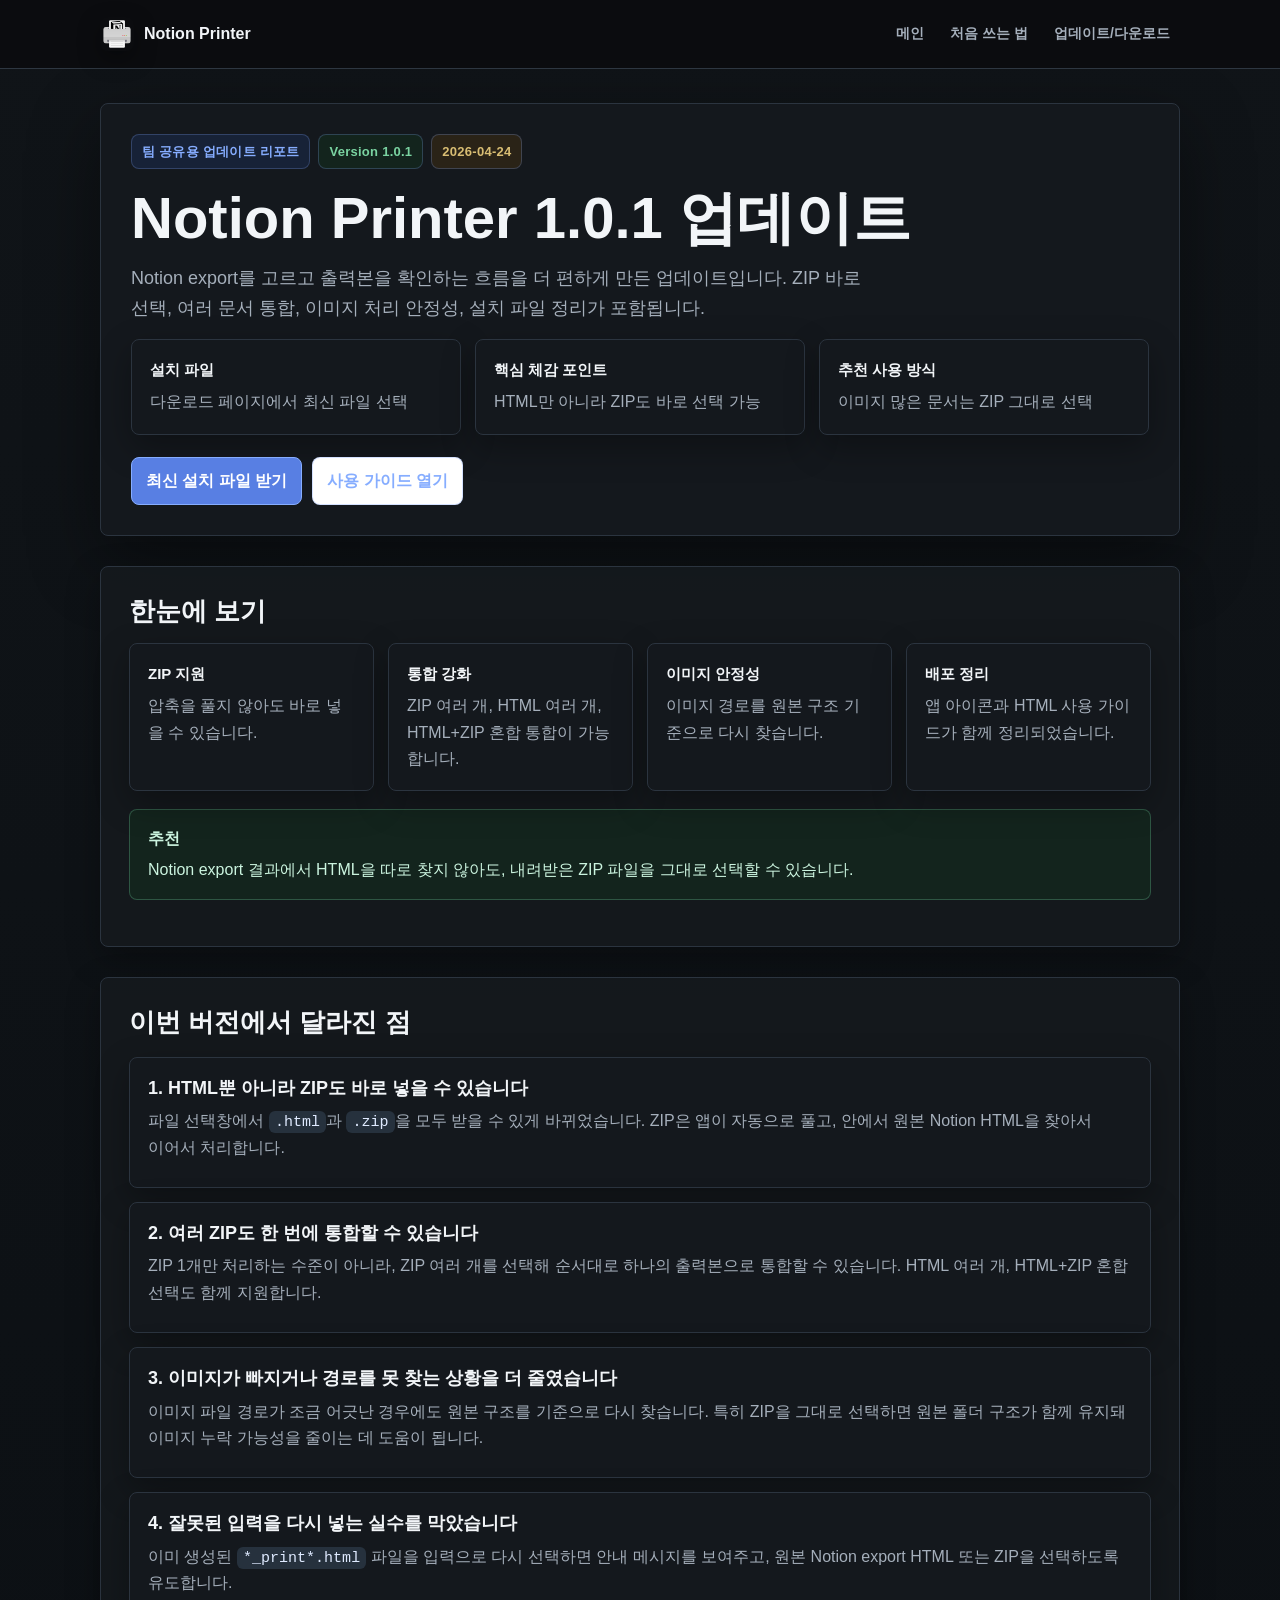
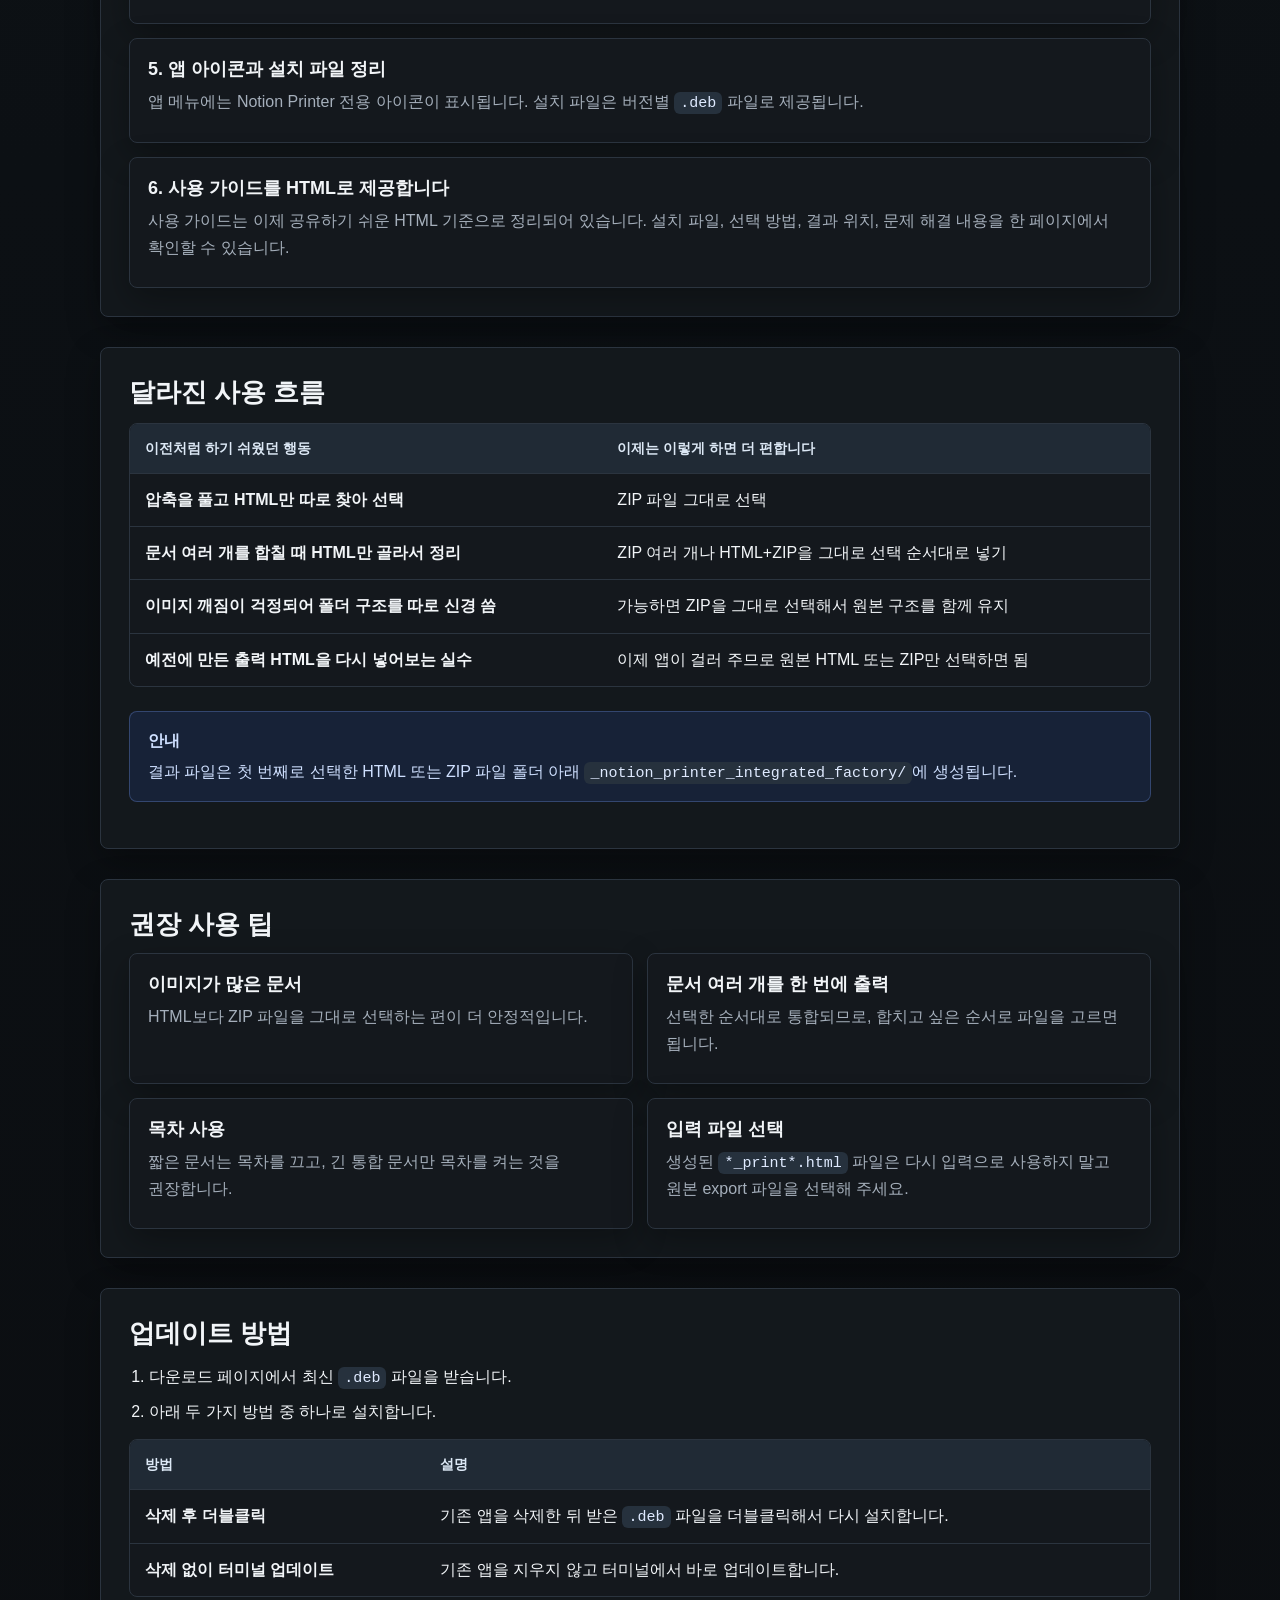
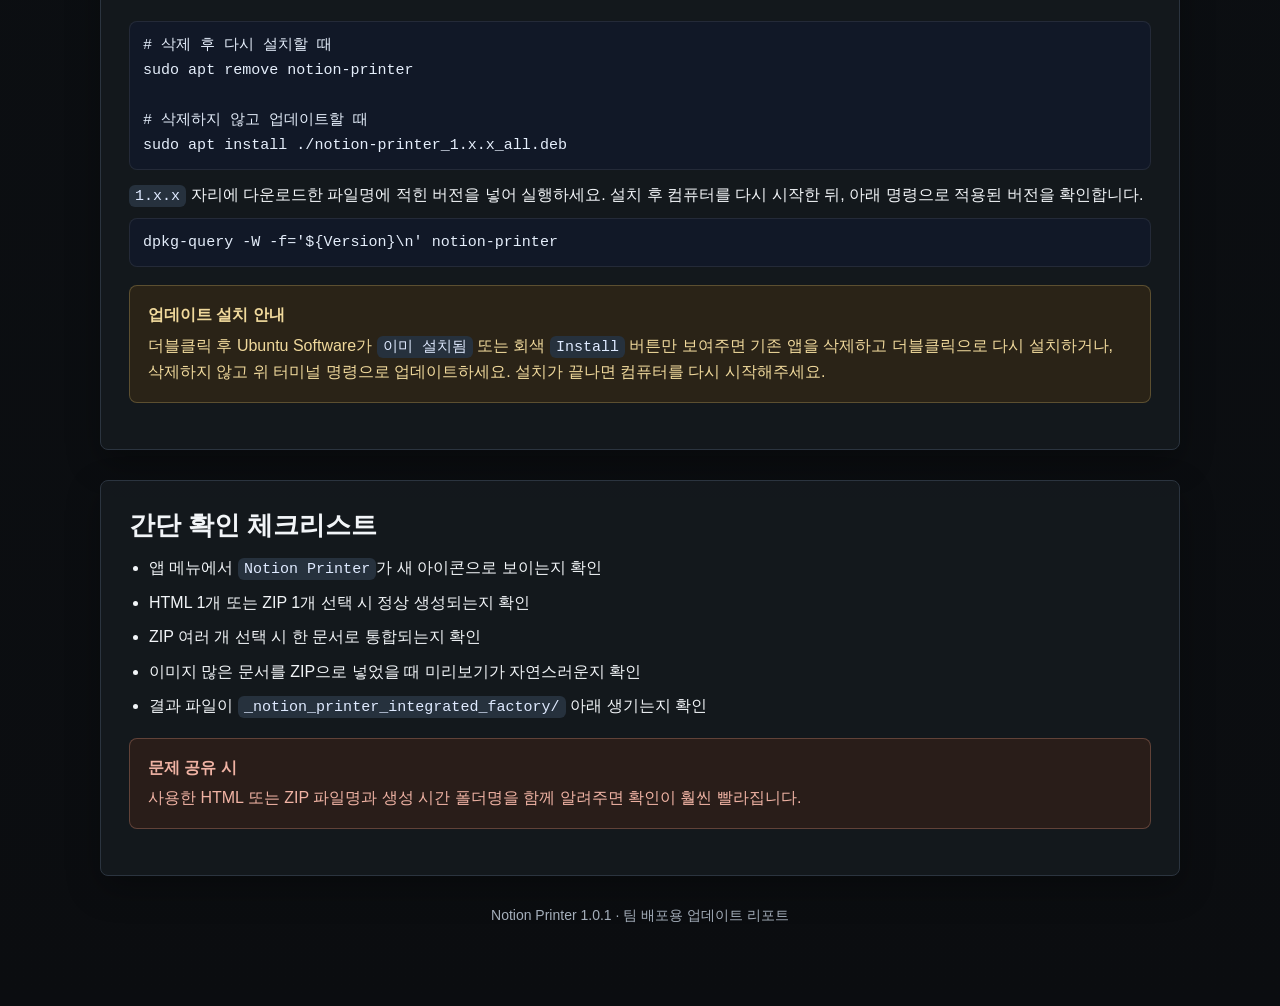
<file: docs/update-report-v1-0-1.html>
<!doctype html>
<html lang="ko">
<head>
  <meta charset="utf-8">
  <meta name="viewport" content="width=device-width, initial-scale=1">
  <title>Notion Printer 1.0.1 업데이트 리포트</title>
  <style>
    :root {
      --ink: #173047;
      --muted: #5d7287;
      --paper: #f8fbff;
      --card: #ffffff;
      --line: #dbe7f2;
      --sky: #2f80ed;
      --sky-soft: #e9f3ff;
      --mint: #119a72;
      --mint-soft: #e8f8f1;
      --sun: #f29f05;
      --sun-soft: #fff5dc;
      --coral: #e85d5d;
      --coral-soft: #ffeaea;
      --navy: #173047;
      --shadow: 0 18px 44px rgba(24, 49, 74, 0.10);
    }

    * { box-sizing: border-box; }

    body {
      margin: 0;
      color: var(--ink);
      background:
        radial-gradient(circle at top left, rgba(47, 128, 237, 0.12), transparent 28%),
        radial-gradient(circle at top right, rgba(17, 154, 114, 0.10), transparent 26%),
        linear-gradient(180deg, #fafdff 0%, #f5f9fd 100%);
      font-family: "Noto Sans KR", "Apple SD Gothic Neo", "Pretendard", sans-serif;
      line-height: 1.65;
    }

    .page {
      max-width: 1140px;
      margin: 0 auto;
      padding: 40px 22px 80px;
    }

    .hero {
      padding: 36px;
      border-radius: 28px;
      border: 1px solid rgba(47, 128, 237, 0.18);
      background: linear-gradient(135deg, #ffffff 0%, #eef6ff 54%, #f3fff9 100%);
      box-shadow: var(--shadow);
    }

    .badge-row {
      display: flex;
      flex-wrap: wrap;
      gap: 10px;
      margin-bottom: 18px;
    }

    .badge {
      display: inline-flex;
      align-items: center;
      padding: 7px 12px;
      border-radius: 999px;
      font-size: 13px;
      font-weight: 800;
      letter-spacing: 0.02em;
    }

    .badge.sky { background: var(--sky-soft); color: var(--sky); }
    .badge.mint { background: var(--mint-soft); color: var(--mint); }
    .badge.sun { background: var(--sun-soft); color: #9a6502; }

    h1 {
      margin: 0 0 10px;
      font-size: clamp(34px, 5vw, 58px);
      line-height: 1.04;
      letter-spacing: -0.05em;
    }

    h2 {
      margin: 0 0 12px;
      font-size: 28px;
      letter-spacing: -0.03em;
    }

    h3 {
      margin: 0 0 8px;
      font-size: 20px;
      letter-spacing: -0.02em;
    }

    p {
      margin: 8px 0;
    }

    .lead {
      max-width: 800px;
      color: var(--muted);
      font-size: 18px;
    }

    .hero-grid,
    .card-grid,
    .mini-grid {
      display: grid;
      gap: 14px;
    }

    .hero-grid {
      grid-template-columns: repeat(3, minmax(0, 1fr));
      margin-top: 24px;
    }

    .card-grid {
      grid-template-columns: repeat(2, minmax(0, 1fr));
    }

    .mini-grid {
      grid-template-columns: repeat(4, minmax(0, 1fr));
      margin-top: 18px;
    }

    .info-card,
    .section,
    .mini-card {
      border: 1px solid var(--line);
      background: var(--card);
      box-shadow: 0 10px 28px rgba(24, 49, 74, 0.05);
    }

    .info-card,
    .mini-card {
      border-radius: 22px;
      padding: 18px;
    }

    .info-card strong,
    .mini-card strong {
      display: block;
      margin-bottom: 6px;
      font-size: 15px;
    }

    .info-card span,
    .mini-card span {
      color: var(--muted);
    }

    .actions {
      display: flex;
      flex-wrap: wrap;
      gap: 12px;
      margin-top: 22px;
    }

    .button {
      display: inline-flex;
      align-items: center;
      justify-content: center;
      padding: 12px 18px;
      border-radius: 14px;
      text-decoration: none;
      font-weight: 800;
      border: 1px solid transparent;
      transition: transform 0.12s ease, box-shadow 0.12s ease;
    }

    .button:hover {
      transform: translateY(-1px);
      box-shadow: 0 10px 22px rgba(24, 49, 74, 0.10);
    }

    .button.primary {
      background: var(--sky);
      color: #ffffff;
    }

    .button.secondary {
      background: #ffffff;
      color: var(--sky);
      border-color: rgba(47, 128, 237, 0.22);
    }

    .section {
      margin-top: 22px;
      padding: 26px;
      border-radius: 26px;
      background: rgba(255, 255, 255, 0.86);
    }

    .callout {
      margin-top: 14px;
      padding: 16px 18px;
      border-radius: 18px;
      border: 1px solid;
    }

    .callout strong {
      display: block;
      margin-bottom: 4px;
    }

    .callout.sky {
      background: var(--sky-soft);
      border-color: rgba(47, 128, 237, 0.20);
      color: #1b63bf;
    }

    .callout.mint {
      background: var(--mint-soft);
      border-color: rgba(17, 154, 114, 0.20);
      color: #0c7a5a;
    }

    .callout.sun {
      background: var(--sun-soft);
      border-color: rgba(242, 159, 5, 0.22);
      color: #8f5d00;
    }

    .callout.coral {
      background: var(--coral-soft);
      border-color: rgba(232, 93, 93, 0.22);
      color: #b93d3d;
    }

    ul.clean,
    ol.clean {
      margin: 14px 0 0;
      padding-left: 20px;
    }

    ul.clean li,
    ol.clean li {
      margin: 8px 0;
    }

    .feature-list {
      display: grid;
      gap: 14px;
      margin-top: 12px;
    }

    .feature {
      padding: 18px 18px 16px;
      border-radius: 20px;
      border: 1px solid var(--line);
      background: linear-gradient(180deg, #ffffff 0%, #fbfdff 100%);
    }

    .feature p {
      color: var(--muted);
      margin-top: 6px;
    }

    table {
      width: 100%;
      border-collapse: separate;
      border-spacing: 0;
      margin-top: 14px;
      overflow: hidden;
      border: 1px solid var(--line);
      border-radius: 18px;
      background: var(--card);
    }

    th,
    td {
      padding: 13px 15px;
      border-bottom: 1px solid var(--line);
      text-align: left;
      vertical-align: top;
    }

    th {
      background: #eef5fc;
      color: #23415e;
      font-size: 14px;
    }

    tr:last-child td {
      border-bottom: 0;
    }

    code {
      padding: 2px 6px;
      border-radius: 8px;
      background: #eef4fb;
      color: #23415e;
      font-family: "JetBrains Mono", "D2Coding", monospace;
      font-size: 0.94em;
    }

    .terminal-code {
      margin: 10px 0 12px;
      overflow-x: auto;
      padding: 12px 14px;
      border-radius: 8px;
      background: #111827;
      color: #e5eefb;
      box-shadow: inset 0 0 0 1px rgba(255, 255, 255, 0.08);
    }

    .terminal-code code {
      padding: 0;
      background: transparent;
      color: inherit;
      white-space: pre;
    }

    .footer-note {
      margin-top: 28px;
      text-align: center;
      color: var(--muted);
      font-size: 14px;
    }

    @media (max-width: 900px) {
      .hero-grid,
      .card-grid,
      .mini-grid {
        grid-template-columns: 1fr;
      }
    }

    @media (max-width: 760px) {
      .page {
        padding: 20px 14px 46px;
      }

      .hero,
      .section {
        padding: 20px;
      }

      table {
        display: block;
        overflow-x: auto;
      }
    }
  </style>
  <link rel="stylesheet" href="./assets/site.css">
</head>
<body class="report-page">
  <header class="site-header">
    <nav class="nav" aria-label="주요 링크">
      <a class="brand" href="./index.html">
        <img src="./assets/notion-printer-512.png" alt="">
        <span>Notion Printer</span>
      </a>
      <div class="nav-links">
        <a href="./index.html">메인</a>
        <a href="./team-user-guide.html">처음 쓰는 법</a>
        <a href="./downloads/">업데이트/다운로드</a>
      </div>
    </nav>
  </header>
  <main class="page">
    <section class="hero">
      <div class="badge-row">
        <span class="badge sky">팀 공유용 업데이트 리포트</span>
        <span class="badge mint">Version 1.0.1</span>
        <span class="badge sun">2026-04-24</span>
      </div>
      <h1>Notion Printer 1.0.1 업데이트</h1>
      <p class="lead">
        Notion export를 고르고 출력본을 확인하는 흐름을 더 편하게 만든 업데이트입니다.
        ZIP 바로 선택, 여러 문서 통합, 이미지 처리 안정성, 설치 파일 정리가 포함됩니다.
      </p>

      <div class="hero-grid">
        <div class="info-card">
          <strong>설치 파일</strong>
          <span>다운로드 페이지에서 최신 파일 선택</span>
        </div>
        <div class="info-card">
          <strong>핵심 체감 포인트</strong>
          <span>HTML만 아니라 ZIP도 바로 선택 가능</span>
        </div>
        <div class="info-card">
          <strong>추천 사용 방식</strong>
          <span>이미지 많은 문서는 ZIP 그대로 선택</span>
        </div>
      </div>

      <div class="actions">
        <a class="button primary" href="./downloads/">최신 설치 파일 받기</a>
        <a class="button secondary" href="./team-user-guide.html">사용 가이드 열기</a>
      </div>
    </section>

    <section class="section">
      <h2>한눈에 보기</h2>
      <div class="mini-grid">
        <div class="mini-card">
          <strong>ZIP 지원</strong>
          <span>압축을 풀지 않아도 바로 넣을 수 있습니다.</span>
        </div>
        <div class="mini-card">
          <strong>통합 강화</strong>
          <span>ZIP 여러 개, HTML 여러 개, HTML+ZIP 혼합 통합이 가능합니다.</span>
        </div>
        <div class="mini-card">
          <strong>이미지 안정성</strong>
          <span>이미지 경로를 원본 구조 기준으로 다시 찾습니다.</span>
        </div>
        <div class="mini-card">
          <strong>배포 정리</strong>
          <span>앱 아이콘과 HTML 사용 가이드가 함께 정리되었습니다.</span>
        </div>
      </div>
      <div class="callout mint">
        <strong>추천</strong>
        Notion export 결과에서 HTML을 따로 찾지 않아도, 내려받은 ZIP 파일을 그대로 선택할 수 있습니다.
      </div>
    </section>

    <section class="section">
      <h2>이번 버전에서 달라진 점</h2>
      <div class="feature-list">
        <article class="feature">
          <h3>1. HTML뿐 아니라 ZIP도 바로 넣을 수 있습니다</h3>
          <p>
            파일 선택창에서 <code>.html</code>과 <code>.zip</code>을 모두 받을 수 있게 바뀌었습니다.
            ZIP은 앱이 자동으로 풀고, 안에서 원본 Notion HTML을 찾아서 이어서 처리합니다.
          </p>
        </article>

        <article class="feature">
          <h3>2. 여러 ZIP도 한 번에 통합할 수 있습니다</h3>
          <p>
            ZIP 1개만 처리하는 수준이 아니라, ZIP 여러 개를 선택해 순서대로 하나의 출력본으로 통합할 수 있습니다.
            HTML 여러 개, HTML+ZIP 혼합 선택도 함께 지원합니다.
          </p>
        </article>

        <article class="feature">
          <h3>3. 이미지가 빠지거나 경로를 못 찾는 상황을 더 줄였습니다</h3>
          <p>
            이미지 파일 경로가 조금 어긋난 경우에도 원본 구조를 기준으로 다시 찾습니다.
            특히 ZIP을 그대로 선택하면 원본 폴더 구조가 함께 유지돼 이미지 누락 가능성을 줄이는 데 도움이 됩니다.
          </p>
        </article>

        <article class="feature">
          <h3>4. 잘못된 입력을 다시 넣는 실수를 막았습니다</h3>
          <p>
            이미 생성된 <code>*_print*.html</code> 파일을 입력으로 다시 선택하면 안내 메시지를 보여주고,
            원본 Notion export HTML 또는 ZIP을 선택하도록 유도합니다.
          </p>
        </article>

        <article class="feature">
          <h3>5. 앱 아이콘과 설치 파일 정리</h3>
          <p>
            앱 메뉴에는 Notion Printer 전용 아이콘이 표시됩니다.
            설치 파일은 버전별 <code>.deb</code> 파일로 제공됩니다.
          </p>
        </article>

        <article class="feature">
          <h3>6. 사용 가이드를 HTML로 제공합니다</h3>
          <p>
            사용 가이드는 이제 공유하기 쉬운 HTML 기준으로 정리되어 있습니다.
            설치 파일, 선택 방법, 결과 위치, 문제 해결 내용을 한 페이지에서 확인할 수 있습니다.
          </p>
        </article>
      </div>
    </section>

    <section class="section">
      <h2>달라진 사용 흐름</h2>
      <table>
        <tr>
          <th>이전처럼 하기 쉬웠던 행동</th>
          <th>이제는 이렇게 하면 더 편합니다</th>
        </tr>
        <tr>
          <td>압축을 풀고 HTML만 따로 찾아 선택</td>
          <td>ZIP 파일 그대로 선택</td>
        </tr>
        <tr>
          <td>문서 여러 개를 합칠 때 HTML만 골라서 정리</td>
          <td>ZIP 여러 개나 HTML+ZIP을 그대로 선택 순서대로 넣기</td>
        </tr>
        <tr>
          <td>이미지 깨짐이 걱정되어 폴더 구조를 따로 신경 씀</td>
          <td>가능하면 ZIP을 그대로 선택해서 원본 구조를 함께 유지</td>
        </tr>
        <tr>
          <td>예전에 만든 출력 HTML을 다시 넣어보는 실수</td>
          <td>이제 앱이 걸러 주므로 원본 HTML 또는 ZIP만 선택하면 됨</td>
        </tr>
      </table>
      <div class="callout sky">
        <strong>안내</strong>
        결과 파일은 첫 번째로 선택한 HTML 또는 ZIP 파일 폴더 아래 <code>_notion_printer_integrated_factory/</code>에 생성됩니다.
      </div>
    </section>

    <section class="section">
      <h2>권장 사용 팁</h2>
      <div class="card-grid">
        <div class="feature">
          <h3>이미지가 많은 문서</h3>
          <p>HTML보다 ZIP 파일을 그대로 선택하는 편이 더 안정적입니다.</p>
        </div>
        <div class="feature">
          <h3>문서 여러 개를 한 번에 출력</h3>
          <p>선택한 순서대로 통합되므로, 합치고 싶은 순서로 파일을 고르면 됩니다.</p>
        </div>
        <div class="feature">
          <h3>목차 사용</h3>
          <p>짧은 문서는 목차를 끄고, 긴 통합 문서만 목차를 켜는 것을 권장합니다.</p>
        </div>
        <div class="feature">
          <h3>입력 파일 선택</h3>
          <p>생성된 <code>*_print*.html</code> 파일은 다시 입력으로 사용하지 말고 원본 export 파일을 선택해 주세요.</p>
        </div>
      </div>
    </section>

    <section class="section">
      <h2>업데이트 방법</h2>
      <ol class="clean">
        <li>다운로드 페이지에서 최신 <code>.deb</code> 파일을 받습니다.</li>
        <li>아래 두 가지 방법 중 하나로 설치합니다.</li>
      </ol>
      <table>
        <tr>
          <th>방법</th>
          <th>설명</th>
        </tr>
        <tr>
          <td>삭제 후 더블클릭</td>
          <td>기존 앱을 삭제한 뒤 받은 <code>.deb</code> 파일을 더블클릭해서 다시 설치합니다.</td>
        </tr>
        <tr>
          <td>삭제 없이 터미널 업데이트</td>
          <td>기존 앱을 지우지 않고 터미널에서 바로 업데이트합니다.</td>
        </tr>
      </table>
      <pre class="terminal-code"><code># 삭제 후 다시 설치할 때
sudo apt remove notion-printer

# 삭제하지 않고 업데이트할 때
sudo apt install ./notion-printer_1.x.x_all.deb</code></pre>
      <p><code>1.x.x</code> 자리에 다운로드한 파일명에 적힌 버전을 넣어 실행하세요. 설치 후 컴퓨터를 다시 시작한 뒤, 아래 명령으로 적용된 버전을 확인합니다.</p>
      <pre class="terminal-code"><code>dpkg-query -W -f='${Version}\n' notion-printer</code></pre>
      <div class="callout sun">
        <strong>업데이트 설치 안내</strong>
        더블클릭 후 Ubuntu Software가 <code>이미 설치됨</code> 또는 회색 <code>Install</code> 버튼만 보여주면
        기존 앱을 삭제하고 더블클릭으로 다시 설치하거나, 삭제하지 않고 위 터미널 명령으로 업데이트하세요.
        설치가 끝나면 컴퓨터를 다시 시작해주세요.
      </div>
    </section>

    <section class="section">
      <h2>간단 확인 체크리스트</h2>
      <ul class="clean">
        <li>앱 메뉴에서 <code>Notion Printer</code>가 새 아이콘으로 보이는지 확인</li>
        <li>HTML 1개 또는 ZIP 1개 선택 시 정상 생성되는지 확인</li>
        <li>ZIP 여러 개 선택 시 한 문서로 통합되는지 확인</li>
        <li>이미지 많은 문서를 ZIP으로 넣었을 때 미리보기가 자연스러운지 확인</li>
        <li>결과 파일이 <code>_notion_printer_integrated_factory/</code> 아래 생기는지 확인</li>
      </ul>
      <div class="callout coral">
        <strong>문제 공유 시</strong>
        사용한 HTML 또는 ZIP 파일명과 생성 시간 폴더명을 함께 알려주면 확인이 훨씬 빨라집니다.
      </div>
    </section>

    <p class="footer-note">
      Notion Printer 1.0.1 · 팀 배포용 업데이트 리포트
    </p>
  </main>
</body>
</html>
</file>
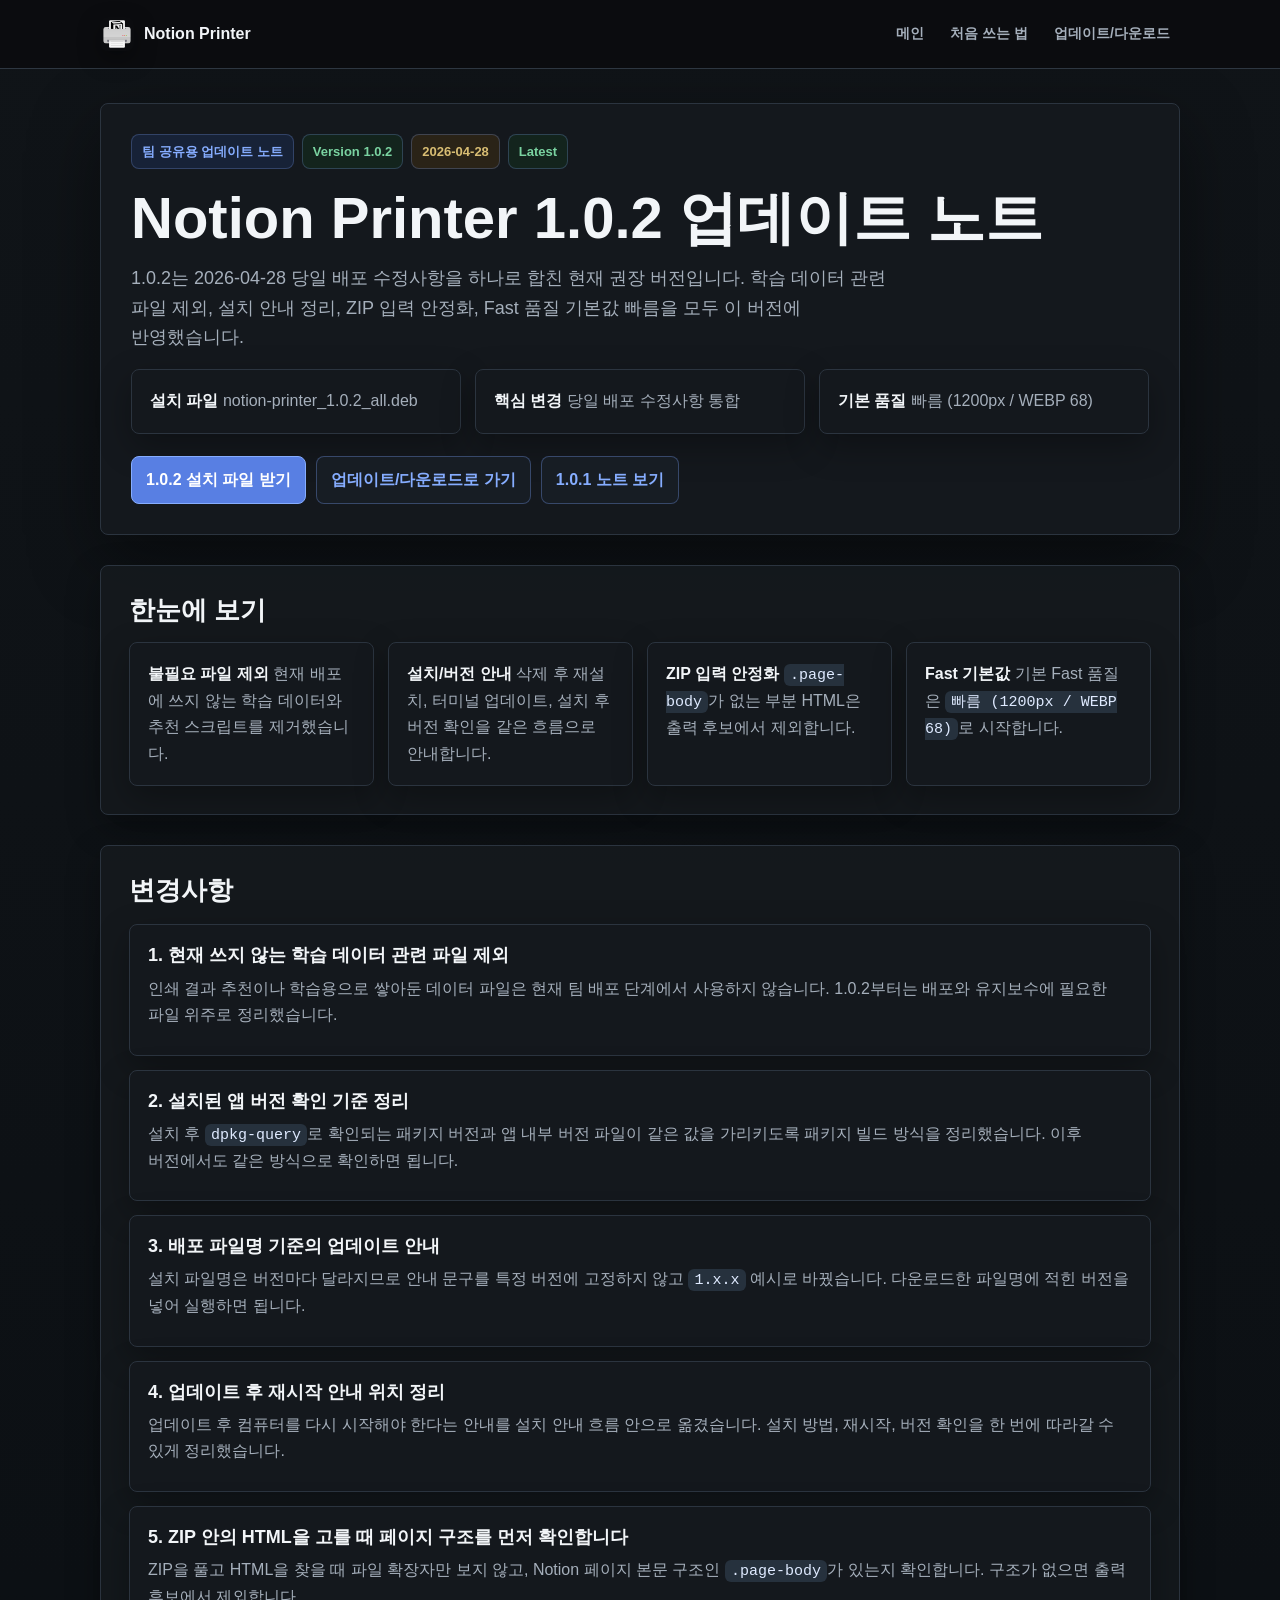
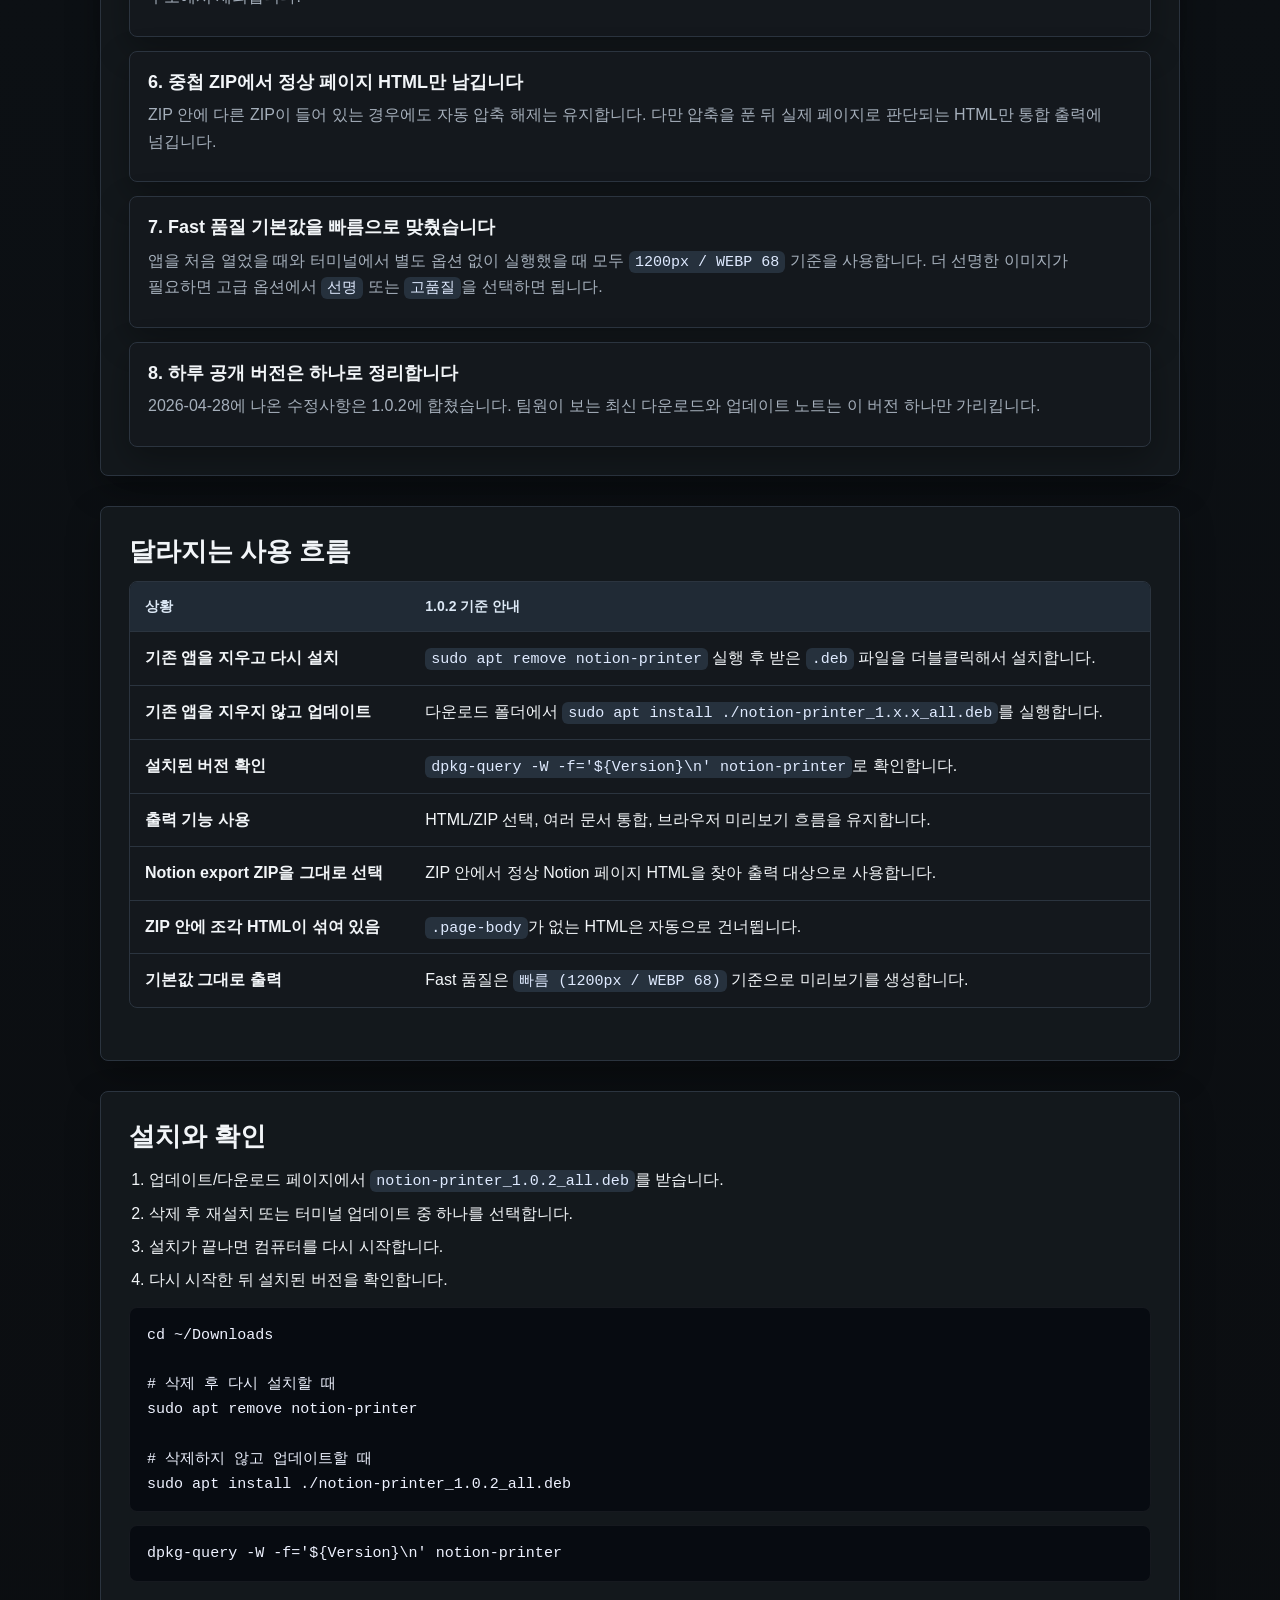
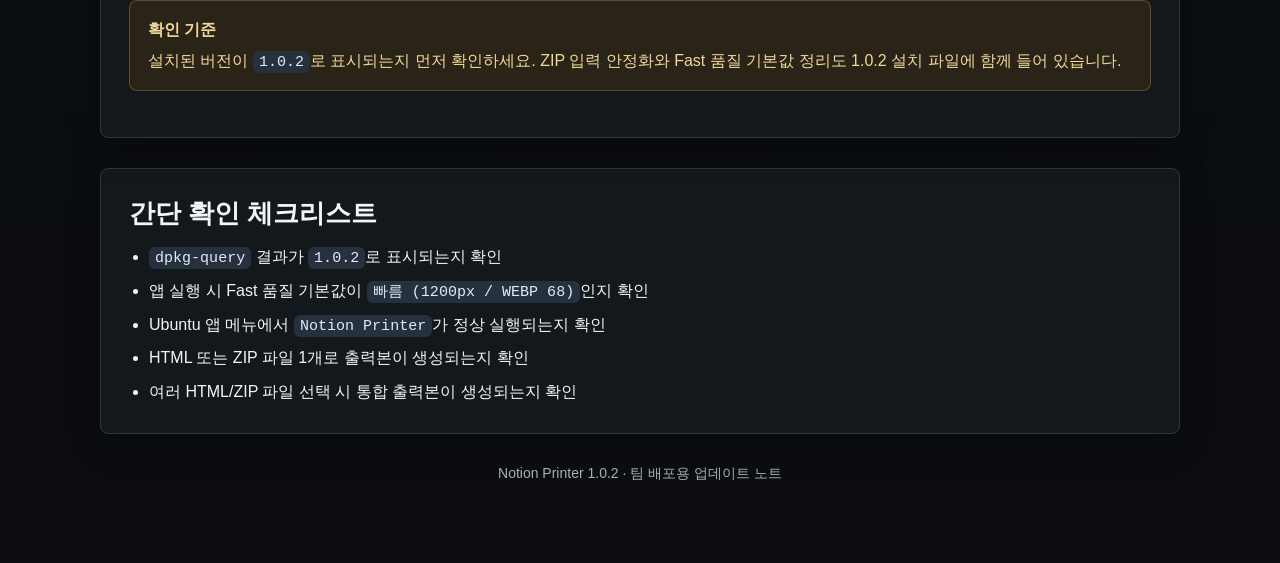
<file: docs/update-report-v1-0-2.html>
<!doctype html>
<html lang="ko">
<head>
  <meta charset="utf-8">
  <meta name="viewport" content="width=device-width, initial-scale=1">
  <title>Notion Printer 1.0.2 업데이트 노트</title>
  <link rel="stylesheet" href="./assets/site.css">
</head>
<body class="report-page">
  <header class="site-header">
    <nav class="nav" aria-label="주요 링크">
      <a class="brand" href="./index.html">
        <img src="./assets/notion-printer-512.png" alt="">
        <span>Notion Printer</span>
      </a>
      <div class="nav-links">
        <a href="./index.html">메인</a>
        <a href="./team-user-guide.html">처음 쓰는 법</a>
        <a href="./downloads/">업데이트/다운로드</a>
      </div>
    </nav>
  </header>

  <main class="page">
    <section class="hero">
      <div class="badge-row">
        <span class="badge sky">팀 공유용 업데이트 노트</span>
        <span class="badge mint">Version 1.0.2</span>
        <span class="badge sun">2026-04-28</span>
        <span class="badge latest">Latest</span>
      </div>
      <h1>Notion Printer 1.0.2 업데이트 노트</h1>
      <p class="lead">
        1.0.2는 2026-04-28 당일 배포 수정사항을 하나로 합친 현재 권장 버전입니다.
        학습 데이터 관련 파일 제외, 설치 안내 정리, ZIP 입력 안정화, Fast 품질 기본값 빠름을 모두 이 버전에 반영했습니다.
      </p>

      <div class="hero-grid">
        <div class="info-card">
          <strong>설치 파일</strong>
          <span>notion-printer_1.0.2_all.deb</span>
        </div>
        <div class="info-card">
          <strong>핵심 변경</strong>
          <span>당일 배포 수정사항 통합</span>
        </div>
        <div class="info-card">
          <strong>기본 품질</strong>
          <span>빠름 (1200px / WEBP 68)</span>
        </div>
      </div>

      <div class="actions">
        <a class="button primary" href="./downloads/notion-printer_1.0.2_all.deb" download>1.0.2 설치 파일 받기</a>
        <a class="button secondary" href="./downloads/">업데이트/다운로드로 가기</a>
        <a class="button secondary" href="./update-report-v1-0-1.html">1.0.1 노트 보기</a>
      </div>
    </section>

    <section class="section">
      <h2>한눈에 보기</h2>
      <div class="mini-grid">
        <div class="mini-card">
          <strong>불필요 파일 제외</strong>
          <span>현재 배포에 쓰지 않는 학습 데이터와 추천 스크립트를 제거했습니다.</span>
        </div>
        <div class="mini-card">
          <strong>설치/버전 안내</strong>
          <span>삭제 후 재설치, 터미널 업데이트, 설치 후 버전 확인을 같은 흐름으로 안내합니다.</span>
        </div>
        <div class="mini-card">
          <strong>ZIP 입력 안정화</strong>
          <span><code>.page-body</code>가 없는 부분 HTML은 출력 후보에서 제외합니다.</span>
        </div>
        <div class="mini-card">
          <strong>Fast 기본값</strong>
          <span>기본 Fast 품질은 <code>빠름 (1200px / WEBP 68)</code>로 시작합니다.</span>
        </div>
      </div>
    </section>

    <section class="section">
      <h2>변경사항</h2>
      <div class="feature-list">
        <article class="feature">
          <h3>1. 현재 쓰지 않는 학습 데이터 관련 파일 제외</h3>
          <p>
            인쇄 결과 추천이나 학습용으로 쌓아둔 데이터 파일은 현재 팀 배포 단계에서 사용하지 않습니다.
            1.0.2부터는 배포와 유지보수에 필요한 파일 위주로 정리했습니다.
          </p>
        </article>

        <article class="feature">
          <h3>2. 설치된 앱 버전 확인 기준 정리</h3>
          <p>
            설치 후 <code>dpkg-query</code>로 확인되는 패키지 버전과 앱 내부 버전 파일이 같은 값을 가리키도록 패키지 빌드 방식을 정리했습니다.
            이후 버전에서도 같은 방식으로 확인하면 됩니다.
          </p>
        </article>

        <article class="feature">
          <h3>3. 배포 파일명 기준의 업데이트 안내</h3>
          <p>
            설치 파일명은 버전마다 달라지므로 안내 문구를 특정 버전에 고정하지 않고 <code>1.x.x</code> 예시로 바꿨습니다.
            다운로드한 파일명에 적힌 버전을 넣어 실행하면 됩니다.
          </p>
        </article>

        <article class="feature">
          <h3>4. 업데이트 후 재시작 안내 위치 정리</h3>
          <p>
            업데이트 후 컴퓨터를 다시 시작해야 한다는 안내를 설치 안내 흐름 안으로 옮겼습니다.
            설치 방법, 재시작, 버전 확인을 한 번에 따라갈 수 있게 정리했습니다.
          </p>
        </article>

        <article class="feature">
          <h3>5. ZIP 안의 HTML을 고를 때 페이지 구조를 먼저 확인합니다</h3>
          <p>
            ZIP을 풀고 HTML을 찾을 때 파일 확장자만 보지 않고, Notion 페이지 본문 구조인 <code>.page-body</code>가 있는지 확인합니다.
            구조가 없으면 출력 후보에서 제외합니다.
          </p>
        </article>

        <article class="feature">
          <h3>6. 중첩 ZIP에서 정상 페이지 HTML만 남깁니다</h3>
          <p>
            ZIP 안에 다른 ZIP이 들어 있는 경우에도 자동 압축 해제는 유지합니다.
            다만 압축을 푼 뒤 실제 페이지로 판단되는 HTML만 통합 출력에 넘깁니다.
          </p>
        </article>

        <article class="feature">
          <h3>7. Fast 품질 기본값을 빠름으로 맞췄습니다</h3>
          <p>
            앱을 처음 열었을 때와 터미널에서 별도 옵션 없이 실행했을 때 모두 <code>1200px / WEBP 68</code> 기준을 사용합니다.
            더 선명한 이미지가 필요하면 고급 옵션에서 <code>선명</code> 또는 <code>고품질</code>을 선택하면 됩니다.
          </p>
        </article>

        <article class="feature">
          <h3>8. 하루 공개 버전은 하나로 정리합니다</h3>
          <p>
            2026-04-28에 나온 수정사항은 1.0.2에 합쳤습니다.
            팀원이 보는 최신 다운로드와 업데이트 노트는 이 버전 하나만 가리킵니다.
          </p>
        </article>
      </div>
    </section>

    <section class="section">
      <h2>달라지는 사용 흐름</h2>
      <table>
        <tr>
          <th>상황</th>
          <th>1.0.2 기준 안내</th>
        </tr>
        <tr>
          <td>기존 앱을 지우고 다시 설치</td>
          <td><code>sudo apt remove notion-printer</code> 실행 후 받은 <code>.deb</code> 파일을 더블클릭해서 설치합니다.</td>
        </tr>
        <tr>
          <td>기존 앱을 지우지 않고 업데이트</td>
          <td>다운로드 폴더에서 <code>sudo apt install ./notion-printer_1.x.x_all.deb</code>를 실행합니다.</td>
        </tr>
        <tr>
          <td>설치된 버전 확인</td>
          <td><code>dpkg-query -W -f='${Version}\n' notion-printer</code>로 확인합니다.</td>
        </tr>
        <tr>
          <td>출력 기능 사용</td>
          <td>HTML/ZIP 선택, 여러 문서 통합, 브라우저 미리보기 흐름을 유지합니다.</td>
        </tr>
        <tr>
          <td>Notion export ZIP을 그대로 선택</td>
          <td>ZIP 안에서 정상 Notion 페이지 HTML을 찾아 출력 대상으로 사용합니다.</td>
        </tr>
        <tr>
          <td>ZIP 안에 조각 HTML이 섞여 있음</td>
          <td><code>.page-body</code>가 없는 HTML은 자동으로 건너뜁니다.</td>
        </tr>
        <tr>
          <td>기본값 그대로 출력</td>
          <td>Fast 품질은 <code>빠름 (1200px / WEBP 68)</code> 기준으로 미리보기를 생성합니다.</td>
        </tr>
      </table>
    </section>

    <section class="section">
      <h2>설치와 확인</h2>
      <ol class="clean">
        <li>업데이트/다운로드 페이지에서 <code>notion-printer_1.0.2_all.deb</code>를 받습니다.</li>
        <li>삭제 후 재설치 또는 터미널 업데이트 중 하나를 선택합니다.</li>
        <li>설치가 끝나면 컴퓨터를 다시 시작합니다.</li>
        <li>다시 시작한 뒤 설치된 버전을 확인합니다.</li>
      </ol>

      <pre><code>cd ~/Downloads

# 삭제 후 다시 설치할 때
sudo apt remove notion-printer

# 삭제하지 않고 업데이트할 때
sudo apt install ./notion-printer_1.0.2_all.deb</code></pre>

      <pre><code>dpkg-query -W -f='${Version}\n' notion-printer</code></pre>

      <div class="callout sun">
        <strong>확인 기준</strong>
        설치된 버전이 <code>1.0.2</code>로 표시되는지 먼저 확인하세요.
        ZIP 입력 안정화와 Fast 품질 기본값 정리도 1.0.2 설치 파일에 함께 들어 있습니다.
      </div>
    </section>

    <section class="section">
      <h2>간단 확인 체크리스트</h2>
      <ul class="clean">
        <li><code>dpkg-query</code> 결과가 <code>1.0.2</code>로 표시되는지 확인</li>
        <li>앱 실행 시 Fast 품질 기본값이 <code>빠름 (1200px / WEBP 68)</code>인지 확인</li>
        <li>Ubuntu 앱 메뉴에서 <code>Notion Printer</code>가 정상 실행되는지 확인</li>
        <li>HTML 또는 ZIP 파일 1개로 출력본이 생성되는지 확인</li>
        <li>여러 HTML/ZIP 파일 선택 시 통합 출력본이 생성되는지 확인</li>
      </ul>
    </section>

    <p class="footer-note">
      Notion Printer 1.0.2 · 팀 배포용 업데이트 노트
    </p>
  </main>
</body>
</html>
</file>
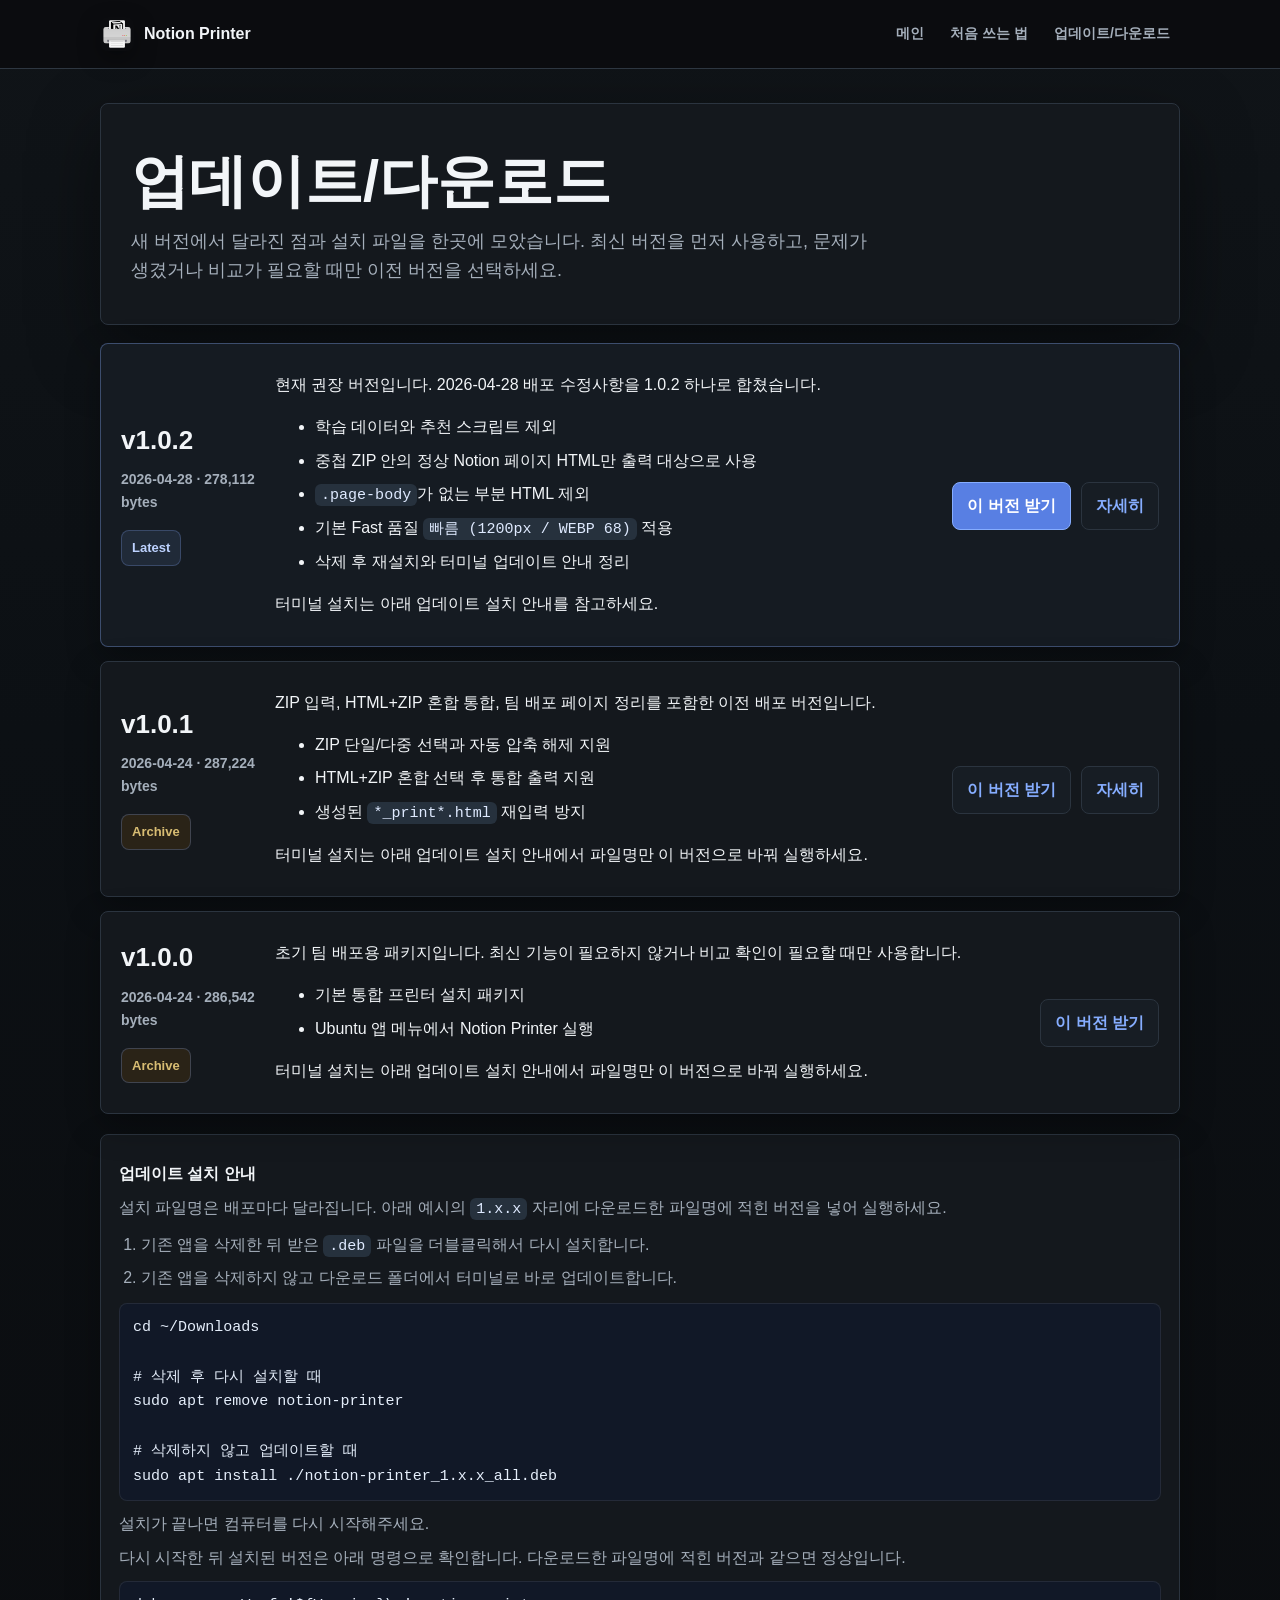
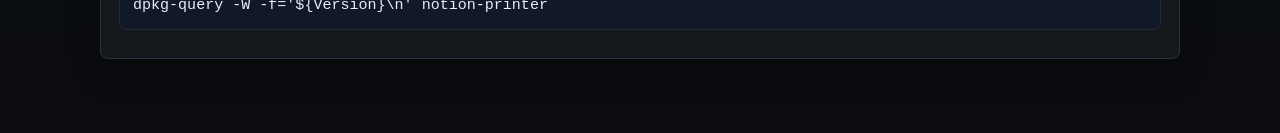
<file: docs/updates.html>
<!doctype html>
<html lang="ko">
<head>
  <meta charset="utf-8">
  <meta name="viewport" content="width=device-width, initial-scale=1">
  <meta http-equiv="refresh" content="0; url=./downloads/index.html">
  <title>Notion Printer 업데이트/다운로드</title>
  <link rel="canonical" href="./downloads/">
  <style>
    body {
      margin: 0;
      padding: 32px;
      background: #e8edf3;
      color: #17202f;
      font-family: "Noto Sans KR", "Apple SD Gothic Neo", "Pretendard", sans-serif;
      line-height: 1.65;
    }

    a {
      color: #2350bd;
      font-weight: 800;
    }
  </style>
</head>
<body>
  <p>업데이트와 다운로드 페이지로 이동합니다. 자동으로 이동하지 않으면 <a href="./downloads/index.html">업데이트/다운로드</a>를 열어주세요.</p>
  <script>location.replace("./downloads/index.html");</script>
</body>
</html>
</file>
<file: docs/assets/site.css>
:root {
  --ink: #f2f5f8;
  --muted: #a5afbb;
  --paper: #0b0d10;
  --panel: #14181d;
  --panel-strong: #181e25;
  --line: #2b343f;
  --blue: #86adff;
  --blue-soft: #172237;
  --green: #7ad3a1;
  --green-soft: #13241d;
  --coral: #e19b85;
  --coral-soft: #291d19;
  --amber: #d8bd73;
  --amber-soft: #2a2317;
  --slate: #b1bcc8;
  --shadow: 0 24px 70px rgba(0, 0, 0, 0.42);
  --soft-shadow: 0 12px 34px rgba(0, 0, 0, 0.30);
}

* { box-sizing: border-box; }

html { scroll-behavior: smooth; }

body {
  margin: 0;
  background:
    linear-gradient(180deg, #101418 0%, #0c1014 42%, #0b0d10 100%),
    var(--paper);
  color: var(--ink);
  font-family: "Noto Sans KR", "Apple SD Gothic Neo", "Pretendard", sans-serif;
  line-height: 1.65;
  overflow-x: hidden;
}

a { color: inherit; }

.site-header {
  position: sticky;
  top: 0;
  z-index: 20;
  border-bottom: 1px solid rgba(53, 62, 74, 0.86);
  background: rgba(11, 13, 16, 0.92);
  backdrop-filter: blur(14px);
}

.nav,
.wrap,
.page {
  max-width: 1120px;
  margin: 0 auto;
  padding-left: 20px;
  padding-right: 20px;
}

.nav {
  min-height: 68px;
  display: flex;
  align-items: center;
  justify-content: space-between;
  gap: 18px;
}

.brand {
  display: inline-flex;
  align-items: center;
  gap: 10px;
  color: inherit;
  font-weight: 900;
  text-decoration: none;
}

.brand img {
  width: 34px;
  height: 34px;
  border-radius: 8px;
  box-shadow: 0 8px 22px rgba(0, 0, 0, 0.34);
}

.nav-links {
  display: flex;
  flex-wrap: wrap;
  gap: 6px;
  color: var(--muted);
  font-size: 14px;
  font-weight: 800;
}

.nav-links a {
  padding: 8px 10px;
  border-radius: 8px;
  color: inherit;
  text-decoration: none;
}

.nav-links a:hover {
  background: #171d24;
  color: var(--ink);
}

.wrap,
.page {
  padding-top: 34px;
  padding-bottom: 76px;
}

.hero {
  border: 1px solid var(--line);
  border-radius: 8px;
  background: var(--panel);
  box-shadow: var(--shadow);
}

.home-page .hero {
  position: relative;
  overflow: hidden;
  display: grid;
  grid-template-columns: minmax(0, 1fr) minmax(340px, 420px);
  gap: 40px;
  align-items: stretch;
  min-height: 420px;
  padding: 44px;
  background:
    linear-gradient(180deg, #151a20 0%, #11161b 100%);
}

.home-page .hero::after {
  display: none;
}

.eyebrow,
.badge {
  display: inline-flex;
  align-items: center;
  width: fit-content;
  padding: 6px 10px;
  border-radius: 8px;
  border: 1px solid rgba(134, 173, 255, 0.24);
  background: rgba(134, 173, 255, 0.10);
  color: #bdd2ff;
  font-size: 13px;
  font-weight: 900;
}

.badge.mint,
.badge-green,
.badge.latest {
  background: var(--green-soft);
  color: var(--green);
}

.badge.sun,
.badge-amber,
.badge.archive,
.tag {
  background: var(--amber-soft);
  color: var(--amber);
}

.badge.sky,
.badge-blue {
  background: var(--blue-soft);
  color: var(--blue);
}

.badge-row {
  display: flex;
  flex-wrap: wrap;
  gap: 8px;
  margin-bottom: 18px;
}

h1 {
  margin: 16px 0 14px;
  font-size: 58px;
  line-height: 1.08;
  letter-spacing: 0;
  word-break: keep-all;
  overflow-wrap: break-word;
}

h2 {
  margin: 0 0 12px;
  font-size: 26px;
  line-height: 1.25;
  letter-spacing: 0;
  word-break: keep-all;
}

h3 {
  margin: 0 0 8px;
  font-size: 18px;
  line-height: 1.35;
  letter-spacing: 0;
  word-break: keep-all;
}

p {
  margin: 8px 0;
  word-break: keep-all;
  overflow-wrap: anywhere;
}

li,
td,
th {
  word-break: keep-all;
  overflow-wrap: anywhere;
}

.lead {
  max-width: 760px;
  color: var(--muted);
  font-size: 18px;
  word-break: keep-all;
  overflow-wrap: break-word;
}

.helper {
  margin-top: 12px;
  color: var(--muted);
  font-size: 14px;
}

.helper a {
  color: var(--blue);
  font-weight: 900;
}

.actions {
  display: flex;
  flex-wrap: wrap;
  gap: 10px;
  margin-top: 22px;
}

.button {
  display: inline-flex;
  align-items: center;
  justify-content: center;
  min-height: 44px;
  padding: 10px 14px;
  border: 1px solid var(--line);
  border-radius: 8px;
  background: #171d24;
  color: var(--blue);
  font-weight: 900;
  text-decoration: none;
  white-space: nowrap;
  transition: transform 0.14s ease, box-shadow 0.14s ease, background 0.14s ease;
}

.button:hover {
  transform: translateY(-1px);
  background: #1d2530;
  box-shadow: 0 12px 28px rgba(0, 0, 0, 0.32);
}

.button.primary {
  border-color: var(--blue);
  background: #587fe3;
  color: #ffffff;
}

.button.secondary {
  border-color: rgba(122, 162, 255, 0.32);
  color: var(--blue);
}

.hero-meta,
.app-preview {
  border: 1px solid var(--line);
  border-radius: 8px;
  background: var(--panel-strong);
  box-shadow: var(--soft-shadow);
}

.hero-meta {
  display: grid;
  gap: 10px;
  align-content: start;
  padding: 20px;
}

.version {
  display: flex;
  align-items: center;
  gap: 12px;
}

.version img {
  width: 56px;
  height: 56px;
  border-radius: 8px;
  border: 1px solid var(--line);
}

.version strong {
  display: block;
  font-size: 20px;
}

.version span,
.card p,
.timeline p,
.feature p,
.info-card span,
.mini-card span,
.card span,
.meta,
.date {
  color: var(--muted);
}

.app-preview {
  position: relative;
  display: grid;
  gap: 14px;
  padding: 18px;
  align-content: start;
  background: #11161c;
}

.preview-title {
  display: flex;
  align-items: center;
  gap: 12px;
  padding-bottom: 14px;
  border-bottom: 1px solid var(--line);
}

.preview-title img {
  width: 44px;
  height: 44px;
  border-radius: 8px;
}

.preview-title strong,
.preview-title span {
  display: block;
  min-width: 0;
}

.preview-title span {
  color: var(--muted);
  font-size: 14px;
}

.preview-dropzone {
  padding: 18px;
  border: 1px dashed rgba(134, 173, 255, 0.36);
  border-radius: 8px;
  background: #151c27;
}

.preview-dropzone strong {
  display: block;
  margin-top: 10px;
  font-size: 17px;
}

.preview-dropzone p,
.preview-output p,
.preview-restart {
  color: var(--muted);
  font-size: 14px;
}

.file-row {
  display: flex;
  flex-wrap: wrap;
  gap: 8px;
}

.file-pill {
  display: inline-flex;
  padding: 5px 8px;
  border-radius: 8px;
  background: #222b35;
  color: var(--slate);
  font-size: 13px;
  font-weight: 900;
}

.preview-flow {
  display: grid;
  grid-template-columns: 1fr 1fr;
  gap: 10px;
}

.preview-step,
.preview-output {
  min-width: 0;
  min-height: 92px;
  padding: 14px;
  border: 1px solid var(--line);
  border-radius: 8px;
  background: #171d24;
}

.preview-step strong,
.preview-output strong {
  display: block;
  margin-bottom: 5px;
}

.preview-output {
  background: #14221c;
  border-color: rgba(122, 211, 161, 0.28);
}

.preview-restart {
  margin: 0;
  padding: 12px 14px;
  border: 1px solid rgba(239, 160, 138, 0.28);
  border-radius: 8px;
  background: var(--coral-soft);
  color: #f3b9a9;
  font-weight: 800;
}

.section {
  margin-top: 30px;
  padding: 28px;
  border: 1px solid var(--line);
  border-radius: 8px;
  background: rgba(20, 24, 29, 0.96);
  box-shadow: var(--soft-shadow);
}

.home-page .section {
  padding: 28px 0;
  border: 0;
  background: transparent;
  box-shadow: none;
}

.home-page .section.warm {
  padding: 28px;
  border: 1px solid var(--line);
  background: rgba(20, 24, 29, 0.96);
  box-shadow: var(--soft-shadow);
}

.section-heading {
  display: flex;
  align-items: flex-start;
  justify-content: space-between;
  gap: 16px;
}

.section-heading .lead {
  margin: 0;
}

.grid,
.workflow,
.hero-grid,
.card-grid,
.mini-grid,
.timeline,
.feature-list,
.list {
  display: grid;
  gap: 14px;
}

.grid,
.hero-grid {
  grid-template-columns: repeat(3, minmax(0, 1fr));
  margin-top: 16px;
}

.workflow,
.mini-grid {
  grid-template-columns: repeat(4, minmax(0, 1fr));
  margin-top: 16px;
}

.card-grid {
  grid-template-columns: repeat(2, minmax(0, 1fr));
}

.card,
.step,
.release,
.info-card,
.mini-card,
.feature,
.notice {
  border: 1px solid var(--line);
  border-radius: 8px;
  background: var(--panel);
  box-shadow: var(--soft-shadow);
}

.card,
.step,
.info-card,
.mini-card,
.feature,
.notice {
  min-width: 0;
  padding: 18px;
}

.card {
  min-height: 132px;
}

.install-grid {
  align-items: stretch;
}

.install-panel {
  display: grid;
  align-content: start;
  gap: 10px;
}

.install-panel .actions {
  margin-top: 6px;
}

.install-panel pre {
  margin: 4px 0 8px;
}

.step {
  counter-increment: flow;
}

.workflow {
  counter-reset: flow;
}

.step::before {
  content: counter(flow);
  display: inline-grid;
  place-items: center;
  width: 28px;
  height: 28px;
  margin-bottom: 10px;
  border-radius: 8px;
  background: #22304a;
  color: #cfe0ff;
  font-size: 13px;
  font-weight: 900;
}

.timeline,
.list,
.feature-list {
  margin-top: 18px;
}

.release {
  display: grid;
  grid-template-columns: 136px minmax(0, 1fr) auto;
  gap: 18px;
  align-items: center;
  padding: 20px;
}

.timeline .release:first-child,
.downloads-page .list .release:first-child {
  border-color: rgba(134, 173, 255, 0.34);
  background: #151b22;
}

.updates-page .release,
.report-page .release {
  grid-template-columns: 150px minmax(0, 1fr);
}

.tag {
  display: inline-flex;
  width: fit-content;
  padding: 4px 8px;
  border-radius: 8px;
  font-size: 13px;
  font-weight: 900;
}

.page .hero {
  padding: 30px;
}

code {
  padding: 2px 6px;
  border-radius: 6px;
  background: #26313d;
  color: #dfeaff;
  font-family: "JetBrains Mono", "D2Coding", monospace;
  font-size: 0.94em;
  overflow-wrap: break-word;
  word-break: normal;
  white-space: normal;
}

pre {
  overflow-x: auto;
  padding: 16px 18px;
  border-radius: 8px;
  background: #070b11;
  color: #eef2ff;
  box-shadow: inset 0 0 0 1px rgba(255, 255, 255, 0.06);
}

pre code {
  padding: 0;
  background: transparent;
  color: inherit;
  white-space: pre;
}

table {
  width: 100%;
  border-collapse: separate;
  border-spacing: 0;
  margin: 14px 0 24px;
  overflow: hidden;
  border: 1px solid var(--line);
  border-radius: 8px;
  background: var(--panel);
}

th,
td {
  padding: 13px 15px;
  border-bottom: 1px solid var(--line);
  text-align: left;
  vertical-align: top;
}

th {
  background: #202a35;
  color: #dce8f5;
  font-size: 14px;
}

tr:last-child td { border-bottom: 0; }
td:first-child,
th:first-child { font-weight: 800; }

.steps {
  counter-reset: step;
  display: grid;
  gap: 10px;
  padding: 0;
  list-style: none;
}

.steps li {
  counter-increment: step;
  position: relative;
  padding: 14px 16px 14px 54px;
  border: 1px solid var(--line);
  border-radius: 8px;
  background: #171d23;
}

.steps li::before {
  content: counter(step);
  position: absolute;
  left: 16px;
  top: 14px;
  display: grid;
  place-items: center;
  width: 26px;
  height: 26px;
  border-radius: 8px;
  background: var(--blue);
  color: #ffffff;
  font-size: 13px;
  font-weight: 900;
}

.callout {
  margin: 18px 0;
  padding: 16px 18px;
  border: 1px solid;
  border-radius: 8px;
}

.callout strong {
  display: block;
  margin-bottom: 4px;
}

.blue,
.callout.sky {
  background: var(--blue-soft);
  border-color: rgba(122, 162, 255, 0.28);
  color: #cfe0ff;
}

.green,
.callout.mint {
  background: var(--green-soft);
  border-color: rgba(117, 214, 167, 0.28);
  color: #cbf4df;
}

.amber,
.callout.sun {
  background: var(--amber-soft);
  border-color: rgba(222, 192, 113, 0.28);
  color: #f0d99c;
}

.red,
.callout.coral {
  background: var(--coral-soft);
  border-color: rgba(239, 160, 138, 0.28);
  color: #f0b3a4;
}

ul.clean,
ol.clean {
  margin: 14px 0 0;
  padding-left: 20px;
}

ul.clean li,
ol.clean li,
li + li {
  margin-top: 7px;
}

.footer,
.footer-note {
  margin-top: 28px;
  color: var(--muted);
  font-size: 14px;
}

.footer-note {
  text-align: center;
}

.mobile-only-break {
  display: none;
}

@media (max-width: 900px) {
  .home-page .hero,
  .release,
  .updates-page .release,
  .downloads-page .release,
  .report-page .release {
    grid-template-columns: 1fr;
  }

  .grid,
  .workflow,
  .hero-grid,
  .card-grid,
  .mini-grid,
  .preview-flow {
    grid-template-columns: 1fr;
  }

  .section-heading {
    display: grid;
  }

  h1 { font-size: 38px; }
}

@media (max-width: 760px) {
  .nav,
  .wrap,
  .page {
    padding-left: 14px;
    padding-right: 14px;
  }

  .nav {
    align-items: flex-start;
    flex-direction: column;
    padding-top: 12px;
    padding-bottom: 12px;
  }

  .wrap,
  .page {
    padding-top: 22px;
    padding-bottom: 50px;
  }

  .home-page .hero,
  .page .hero,
  .section,
  .home-page .section.warm {
    padding: 20px;
  }

  .home-page .hero {
    min-height: auto;
  }

  .home-page .hero > *,
  .actions {
    min-width: 0;
  }

  .home-page .section {
    padding: 22px 0;
  }

  h1 {
    max-width: 100%;
    font-size: 36px;
    line-height: 1.16;
    word-break: normal;
    overflow-wrap: anywhere;
  }

  code {
    word-break: break-word;
    overflow-wrap: anywhere;
  }

  pre {
    max-width: 100%;
  }

  pre code {
    display: block;
    white-space: pre-wrap;
    overflow-wrap: anywhere;
  }

  .mobile-only-break {
    display: block;
  }

  .lead {
    max-width: 100%;
    font-size: 16px;
    word-break: normal;
    overflow-wrap: anywhere;
  }

  p,
  li,
  td,
  th {
    word-break: normal;
    overflow-wrap: anywhere;
  }

  .app-preview p,
  .preview-step p,
  .preview-output p {
    word-break: normal;
    overflow-wrap: anywhere;
  }

  .home-page .app-preview {
    padding: 14px;
  }

  .home-page .app-preview .preview-title {
    padding-bottom: 0;
    border-bottom: 0;
  }

  .home-page .app-preview .preview-dropzone,
  .home-page .app-preview .preview-flow {
    display: none;
  }

  table { display: block; overflow-x: auto; }
  .button {
    width: 100%;
    max-width: 100%;
    flex: 0 0 100%;
    white-space: normal;
    text-align: center;
    overflow-wrap: anywhere;
  }
  .home-page .hero,
  .app-preview,
  .preview-step,
  .preview-output {
    min-width: 0;
  }
}
</file>
